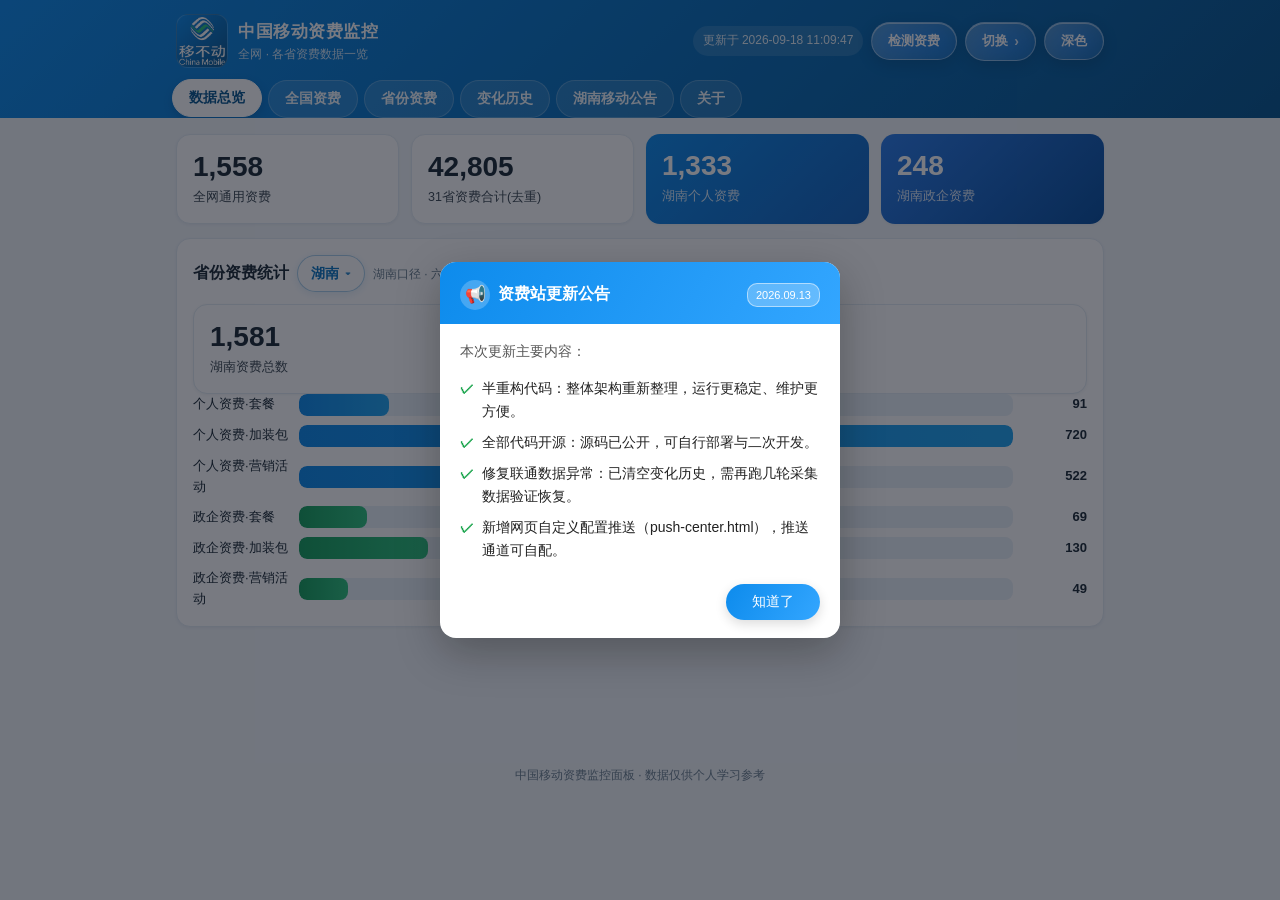
<file: index.html>
<!DOCTYPE html>
<html lang="zh-CN">
<head>
<meta charset="UTF-8">
<meta name="viewport" content="width=device-width, initial-scale=1.0">
<meta http-equiv="Cache-Control" content="no-cache, no-store, must-revalidate">
<meta http-equiv="Pragma" content="no-cache">
<title>中国移动资费监控 · 数据一览</title>
<link rel="stylesheet" href="./style.css?v=20260913d">
  <link rel="icon" href="logo.png" type="image/png">
  <meta name="description" content="中国移动资费监控 · 全网及湖南全省公开资费数据一览，支持实时检索、资费对比与变化历史追踪。">
  <meta property="og:type" content="website">
  <meta property="og:site_name" content="资费监控站">
  <meta property="og:title" content="中国移动资费监控">
  <meta property="og:description" content="中国移动资费监控 · 全网及湖南全省公开资费数据一览，支持实时检索、资费对比与变化历史追踪。">
  <meta property="og:url" content="https://366424afec9c407589865f0c86812eb5.app.workbuddy.host">
  <meta property="og:image" content="https://366424afec9c407589865f0c86812eb5.app.workbuddy.hostlogo.png">
  <meta name="twitter:card" content="summary">
  <meta name="twitter:title" content="中国移动资费监控">
</head>
<body>
<header class="topbar">
  <div class="topbar-inner">
    <div class="brand">
      <span class="brand-logo"><img src="logo.png?v=20260904l" alt="中国移动资费监控"></span>
      <div class="brand-text">
        <div class="brand-name">中国移动资费监控</div>
        <div class="brand-sub">全网 · 各省资费数据一览</div>
      </div>
    </div>
    <div class="topbar-actions">
      <div class="update-time" id="updateTime" title="数据快照更新时间">加载中…</div>
      <button class="glass-btn" id="refreshBtn" title="检测最新快照与历史变化">检测资费</button>
      <button class="glass-btn" id="switchBtn" title="切换运营商站点">切换<span class="arr">›</span></button>
      <button class="glass-btn" id="themeBtn" title="切换深色/浅色模式">深色</button>
    </div>
  </div>
  <nav class="tabs">
    <button class="tab active" data-view="overview">数据总览</button>
    <button class="tab" data-view="quanguo">全国资费</button>
    <button class="tab" data-view="prov">省份资费</button>
    <button class="tab" data-view="history">变化历史</button>
    <button class="tab" data-view="announce">湖南移动公告</button>
    <button class="tab" data-view="about">关于</button>
  </nav>
</header>

<main>
  <!-- 数据总览 -->
  <section id="view-overview" class="view active">
    <div class="stat-grid" id="statGrid">
      <div class="stat-card"><div class="stat-num" id="stTotal">-</div><div class="stat-label">全网通用资费</div></div>
      <div class="stat-card"><div class="stat-num" id="stAllProv">-</div><div class="stat-label" id="stAllProvLabel">31省资费合计(去重)</div></div>
      <div class="stat-card accent"><div class="stat-num" id="stQuanguo">-</div><div class="stat-label" id="stQuanguoLabel">本省个人资费</div></div>
      <div class="stat-card accent2"><div class="stat-num" id="stGq">-</div><div class="stat-label" id="stGqLabel">本省政企资费</div></div>
    </div>
    <div class="panel">
      <h2 class="panel-title">省份资费统计
        <button type="button" class="prov-pick" id="oProvBtn" title="切换省份查看该省资费统计"><span class="prov-name" id="oProvTxt">加载中…</span><span class="prov-caret">▾</span></button>
<select id="oProv" class="sel prov-sel" title="切换省份查看该省资费统计" hidden></select>
        <span class="panel-sub" id="distDesc">六大类分布</span>
      </h2>
      <div class="stat-card"><div class="stat-num" id="opTotal">-</div><div class="stat-label" id="opLabel">本省资费总数</div></div>
      <div class="bars" id="distBars"></div>
    </div>
  </section>

  <!-- 全国资费 -->
  <section id="view-quanguo" class="view">
    <div class="toolbar">
      <div class="sort-bar" id="qSortBar">
        <span class="sort-tit">排序</span>
        <button type="button" class="sort-btn" data-sort="time">最新上架</button>
        <button type="button" class="sort-btn" data-sort="price">按价格</button>
        <button type="button" class="sort-btn" data-sort="zero">零元业务</button>
        <button type="button" class="sort-btn s-dir" data-sort="dir">降序 ↓</button>
      </div>
      
      <button type="button" class="f-pick" data-fpick="qScope" title="搜索范围"><span>全局搜索</span><span class="f-caret">▾</span></button>
      <select id="qScope" class="sel f-sel" title="搜索范围" hidden><option value="all">全局搜索</option><option value="name">仅业务名称</option></select>
      <input type="search" id="qSearch" class="search-box" placeholder="搜索名称/资费标准/说明关键词…">
      <button type="button" class="f-pick" data-fpick="qOwn" title="归属"><span>全部归属</span><span class="f-caret">▾</span></button>
      <select id="qOwn" class="sel f-sel" title="归属" hidden><option value="">全部归属</option><option>个人资费</option><option>政企资费</option></select>
      <button type="button" class="f-pick" data-fpick="qType" title="类型"><span>全部类型</span><span class="f-caret">▾</span></button>
      <select id="qType" class="sel f-sel" title="类型" hidden><option value="">全部类型</option><option>套餐</option><option>加装包</option><option>营销活动</option></select>
      <button class="btn" id="qReload">重新加载</button>
      <span class="count-hint" id="qCount"></span>
    </div>
    <div class="list" id="qList"><div class="loading">加载全国资费数据…</div></div>
    <div class="pager" id="qPager"></div>
  </section>

  <!-- 省份资费（自助切换省份，默认湖南） -->
  <section id="view-prov" class="view">
    <div class="toolbar">
      <div class="sort-bar" id="pSortBar">
        <span class="sort-tit">排序</span>
        <button type="button" class="sort-btn" data-sort="time">最新上架</button>
        <button type="button" class="sort-btn" data-sort="price">按价格</button>
        <button type="button" class="sort-btn" data-sort="zero">零元业务</button>
        <button type="button" class="sort-btn s-dir" data-sort="dir">降序 ↓</button>
      </div>
      <label class="prov-label" for="pProv">省份：</label>
      <button type="button" class="prov-pick" id="pProvBtn" title="自助选择其他省份"><span class="prov-name" id="pProvTxt">加载中…</span><span class="prov-caret">▾</span></button>
<select id="pProv" class="sel prov-sel" title="自助选择其他省份" hidden></select>
      
      <button type="button" class="f-pick" data-fpick="pScope" title="搜索范围"><span>全局搜索</span><span class="f-caret">▾</span></button>
      <select id="pScope" class="sel f-sel" title="搜索范围" hidden><option value="all">全局搜索</option><option value="name">仅业务名称</option></select>
      <input type="search" id="pSearch" class="search-box" placeholder="搜索名称/资费标准/说明关键词…">
      <button type="button" class="f-pick" data-fpick="pOwn" title="归属"><span>全部归属</span><span class="f-caret">▾</span></button>
      <select id="pOwn" class="sel f-sel" title="归属" hidden><option value="">全部归属</option><option>个人资费</option><option>政企资费</option></select>
      <button type="button" class="f-pick" data-fpick="pType" title="类型"><span>全部类型</span><span class="f-caret">▾</span></button>
      <select id="pType" class="sel f-sel" title="类型" hidden><option value="">全部类型</option><option>套餐</option><option>加装包</option><option>营销活动</option></select>
      <button class="btn" id="pReload">重新加载</button>
      <span class="count-hint" id="pCount"></span>
    </div>
    <div class="list" id="pList"><div class="loading">加载省份资费数据…</div></div>
    <div class="pager" id="pPager"></div>
  </section>

  <!-- 变化历史 -->
  <section id="view-history" class="view">
    <div class="panel">
      <h2 class="panel-title">资费变更时间线</h2>
      <div class="toolbar htl">
        <label class="prov-label" for="hProvFilter">省份：</label>
        <button type="button" class="prov-pick" id="hProvFilterBtn" title="按省份筛选变化历史"><span class="prov-name" id="hProvFilterTxt">全部省份</span><span class="prov-caret">▾</span></button>
<select id="hProvFilter" class="sel prov-sel" title="按省份筛选变化历史" hidden></select>
      </div>
      <div id="historyBox"><div class="loading">加载历史记录…</div></div>
    </div>
  </section>

  <!-- 湖南移动公告 -->
  <section id="view-announce" class="view">
    <div class="panel">
      <h2 class="panel-title">湖南移动公告<span class="panel-sub">来源：湖南移动官网公告 · 自动抓取，仅保留最新 15 条</span></h2>
      <div class="announce-sub" id="announceSub"></div>
      <div class="announce-list" id="announceBox"><div class="loading">加载公告…</div></div>
    </div>
  </section>

  <!-- 关于 -->
  <section id="view-about" class="view">
    <div class="panel">
      <h2 class="panel-title">关于本页</h2>
      <div class="about-text">
        <p>本页面展示中国移动「全网资费」及各省（默认湖南）的公开资费资料，数据由自动监控程序定期抓取官网并存入代码仓库，再发布为静态网页。</p>
        <ul>
          <li><b>数据来源：</b>中国移动官网公开资费专区</li>
          <li><b>省份切换：</b>「省份资费」页可自助选择其他省份，默认湖南；变化历史同样按省份标注</li>
          <li><b>更新方式：</b>自动定时抓取比对，有变化即刷新本页</li>
          <li><b>数据口径：</b>以官网「适用地区」「适用范围」字段为准，仅供参考</li>
          <li><b>免责声明：</b>展示内容可能存在延迟或误差，办理业务请以营业厅 / 10086 官方信息为准</li>
        </ul>
      </div>
    </div>
  </section>
</main>

<footer class="foot">中国移动资费监控面板 · 数据仅供个人学习参考</footer>

<!-- 切换运营商弹窗 -->
<div class="modal-mask" id="switchMask">
  <div class="modal-card">
    <div class="modal-head"><span>切换运营商</span><button class="modal-close" id="switchClose" title="关闭">×</button></div>
    <div class="modal-body">
      <div class="switch-list" id="switchList">
        <a class="sw-item sw-m on" href="index.html" title="中国移动官网&监控">移动</a>
        <a class="sw-item sw-u" href="./unicom/" title="中国联通官网&监控">联通</a>
        <a class="sw-item sw-t" href="./telecom/" title="中国电信官网&监控">电信</a>
        <a class="sw-item sw-g" href="./gb/" title="中国广电官网&监控">广电</a>
      </div>
    </div>
  </div>
</div>

<!-- 检测结果弹窗 -->
<div class="modal-mask" id="modalMask">
  <div class="modal-card">
    <div class="modal-head"><span id="modalTitle">检测结果</span><button class="modal-close" id="modalClose" title="关闭">×</button></div>
    <div class="modal-body" id="modalBody"></div>
    <div class="modal-foot"><button class="btn" id="modalOk">知道了</button></div>
  </div>
</div>



<!-- 省份选择弹窗（顶部固定搜索栏 + 可滚动省份网格） -->
<div class="modal-mask" id="provMask">
  <div class="prov-card">
    <div class="prov-head">
      <span class="prov-title">选择省份</span>
      <button class="modal-close" id="provClose" title="关闭">×</button>
    </div>
    <div class="prov-searchbar">
      <span class="prov-search-ico">⌕</span>
      <input type="search" id="provSearch" class="prov-search" placeholder="搜索省份名称，如：湖南、广东…" autocomplete="off">
    </div>
    <div class="prov-gridbox" id="provGrid"></div>
  </div>
</div>

<!-- 通用单选选择弹窗（类型 / 归属 / 搜索范围 / 二级分类） -->
<div class="modal-mask" id="genMask">
  <div class="gen-card">
    <div class="gen-head"><span class="gen-title" id="genTitle">选择</span><button class="modal-close" id="genClose" title="关闭">×</button></div>
    <div class="gen-listbox" id="genList"></div>
  </div>
</div>


<script src="./app.js?v=20260913d"></script>
<script src="./common-extras.js?v=20260913d"></script>

</body>
</html>
</file>
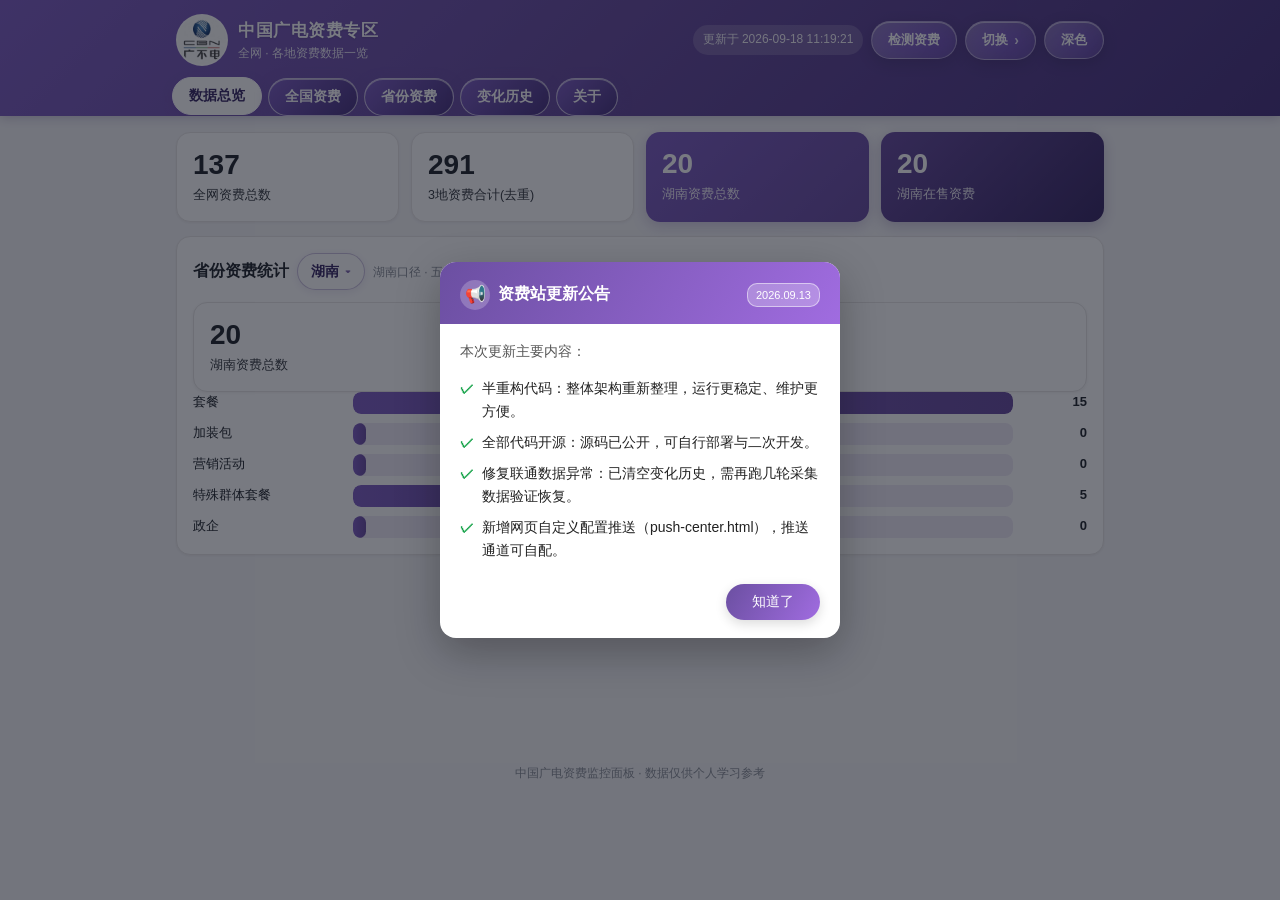
<file: gb/index.html>
<!DOCTYPE html>
<html lang="zh-CN">
<head>
<meta charset="UTF-8">
<meta name="viewport" content="width=device-width, initial-scale=1.0">
<meta http-equiv="Cache-Control" content="no-cache, no-store, must-revalidate">
<meta http-equiv="Pragma" content="no-cache">
<title>中国广电资费专区 · 数据一览</title>
<link rel="stylesheet" href="./style.css?v=20260913d">
  <link rel="icon" type="image/webp" href="gb_logo.webp">
  <meta name="description" content="中国广电资费专区 · 全网及各地公开资费数据一览，支持实时检索、资费对比与变化历史追踪。">
  <meta property="og:type" content="website">
  <meta property="og:site_name" content="资费监控站">
  <meta property="og:title" content="中国广电资费专区">
  <meta property="og:description" content="中国广电资费专区 · 全网及各地公开资费数据一览，支持实时检索、资费对比与变化历史追踪。">
  <meta property="og:url" content="https://woshiyigemanhuajia.github.io/hunan-tariff-site/gb/">
  <meta property="og:image" content="https://woshiyigemanhuajia.github.io/hunan-tariff-site/gb/gb_logo.webp">
  <meta name="twitter:card" content="summary">
  <meta name="twitter:title" content="中国广电资费专区">
</head>
<body>
<header class="topbar">
  <div class="topbar-inner">
    <div class="brand">
      <span class="brand-logo"><img src="gb_logo.webp" alt="中国广电资费专区"></span>
      <div class="brand-text">
        <div class="brand-name">中国广电资费专区</div>
        <div class="brand-sub">全网 · 各地资费数据一览</div>
      </div>
    </div>
    <div class="topbar-actions">
      <div class="update-time" id="updateTime" title="数据快照更新时间">加载中…</div>
      <button class="glass-btn" id="refreshBtn" title="检测最新快照与历史变化">检测资费</button>
      <button class="glass-btn" id="switchBtn" title="切换运营商站点">切换<span class="arr">›</span></button>
      <button class="glass-btn" id="themeBtn" title="切换深色/浅色模式">深色</button>
    </div>
  </div>
  <nav class="tabs">
    <button class="tab active" data-view="overview">数据总览</button>
    <button class="tab" data-view="quanguo">全国资费</button>
    <button class="tab" data-view="prov">省份资费</button>
    <button class="tab" data-view="history">变化历史</button>
    <button class="tab" data-view="about">关于</button>
  </nav>
</header>

<main>
  <!-- 数据总览 -->
  <section id="view-overview" class="view active">
    <div class="stat-grid">
      <div class="stat-card"><div class="stat-num" id="stTotal">-</div><div class="stat-label">全网资费总数</div></div>
      <div class="stat-card"><div class="stat-num" id="stAllProv">-</div><div class="stat-label" id="stAllProvLabel">各地资费合计(去重)</div></div>
      <div class="stat-card accent"><div class="stat-num" id="stQuanguo">-</div><div class="stat-label" id="stQuanguoLabel">本省资费总数</div></div>
      <div class="stat-card accent2"><div class="stat-num" id="stGq">-</div><div class="stat-label" id="stGqLabel">本省在售资费</div></div>
    </div>
    <div class="panel">
      <h2 class="panel-title">省份资费统计
        <button type="button" class="prov-pick" id="oProvBtn" title="切换省份查看该省资费统计"><span class="prov-name" id="oProvTxt">加载中…</span><span class="prov-caret">▾</span></button>
        <select id="oProv" class="sel prov-sel" title="切换省份查看该省资费统计" hidden></select>
        <span class="panel-sub" id="distDesc">五大类分布</span>
      </h2>
      <div class="stat-card"><div class="stat-num" id="opTotal">-</div><div class="stat-label" id="opLabel">本省资费总数</div></div>
      <div class="bars" id="distBars"></div>
    </div>
  </section>

  <!-- 全国资费 -->
  <section id="view-quanguo" class="view">
    <div class="toolbar">
      <div class="sort-bar" id="qSortBar">
        <span class="sort-tit">排序</span>
        <button type="button" class="sort-btn" data-sort="time">最新上架</button>
        <button type="button" class="sort-btn" data-sort="price">按价格</button>
        <button type="button" class="sort-btn" data-sort="zero">零元业务</button>
        <button type="button" class="sort-btn s-dir" data-sort="dir">降序 ↓</button>
      </div>
      
      <button type="button" class="f-pick" data-fpick="qScope" title="搜索范围"><span>全局搜索</span><span class="f-caret">▾</span></button>
      <select id="qScope" class="sel f-sel" title="搜索范围" hidden><option value="all">全局搜索</option><option value="name">仅业务名称</option></select>
      <input type="search" id="qSearch" class="search-box" placeholder="搜索名称/资费标准/说明关键词…">
      <button type="button" class="f-pick" data-fpick="qType" title="类型"><span>全部类型</span><span class="f-caret">▾</span></button>
      <select id="qType" class="sel f-sel" title="类型" hidden><option value="">全部类型</option><option>套餐</option><option>加装包</option><option>营销活动</option><option>特殊群体套餐</option><option>政企</option></select>
      <button type="button" class="f-pick" data-fpick="qSub" title="二级分类"><span>全部二级分类</span><span class="f-caret">▾</span></button>
      <select id="qSub" class="sel f-sel" title="二级分类" hidden><option value="">全部二级分类</option></select>
      <button class="btn" id="qReload">重新加载</button>
      <span class="count-hint" id="qCount"></span>
    </div>
    <div class="list" id="qList"><div class="loading">加载全国资费数据…</div></div>
    <div class="pager" id="qPager"></div>
  </section>

  <!-- 省份资费（自助切换省份，默认湖南） -->
  <section id="view-prov" class="view">
    <div class="toolbar">
      <div class="sort-bar" id="pSortBar">
        <span class="sort-tit">排序</span>
        <button type="button" class="sort-btn" data-sort="time">最新上架</button>
        <button type="button" class="sort-btn" data-sort="price">按价格</button>
        <button type="button" class="sort-btn" data-sort="zero">零元业务</button>
        <button type="button" class="sort-btn s-dir" data-sort="dir">降序 ↓</button>
      </div>
      <label class="prov-label" for="pProvBtn">省份：</label>
      <button type="button" class="prov-pick" id="pProvBtn" title="自助选择其他省份"><span class="prov-name" id="pProvTxt">加载中…</span><span class="prov-caret">▾</span></button>
      <select id="pProv" class="sel prov-sel" title="自助选择其他省份" hidden></select>
      
      <button type="button" class="f-pick" data-fpick="pScope" title="搜索范围"><span>全局搜索</span><span class="f-caret">▾</span></button>
      <select id="pScope" class="sel f-sel" title="搜索范围" hidden><option value="all">全局搜索</option><option value="name">仅业务名称</option></select>
      <input type="search" id="pSearch" class="search-box" placeholder="搜索名称/资费标准/说明关键词…">
      <button type="button" class="f-pick" data-fpick="pType" title="类型"><span>全部类型</span><span class="f-caret">▾</span></button>
      <select id="pType" class="sel f-sel" title="类型" hidden><option value="">全部类型</option><option>套餐</option><option>加装包</option><option>营销活动</option><option>特殊群体套餐</option><option>政企</option></select>
      <button type="button" class="f-pick" data-fpick="pSub" title="二级分类"><span>全部二级分类</span><span class="f-caret">▾</span></button>
      <select id="pSub" class="sel f-sel" title="二级分类" hidden><option value="">全部二级分类</option></select>
      <button class="btn" id="pReload">重新加载</button>
      <span class="count-hint" id="pCount"></span>
    </div>
    <div class="list" id="pList"><div class="loading">加载省份资费数据…</div></div>
    <div class="pager" id="pPager"></div>
  </section>

  <!-- 变化历史 -->
  <section id="view-history" class="view">
    <div class="panel">
      <h2 class="panel-title">资费变更时间线</h2>
      <div class="toolbar htl">
        <label class="prov-label" for="hProvFilterBtn">省份：</label>
        <button type="button" class="prov-pick" id="hProvFilterBtn" title="按省份筛选变化历史"><span class="prov-name" id="hProvFilterTxt">全部省份</span><span class="prov-caret">▾</span></button>
        <select id="hProvFilter" class="sel prov-sel" title="按省份筛选变化历史" hidden></select>
      </div>
      <div id="historyBox"><div class="loading">加载历史记录…</div></div>
    </div>
  </section>

  <!-- 关于 -->
  <section id="view-about" class="view">
    <div class="panel">
      <div class="about-banner"><img src="gb_logo.webp" alt="中国广电"></div>
      <h2 class="panel-title">关于本页</h2>
      <div class="about-text">
        <p>本页面展示中国广电「全网资费」及各地（含湖南、广东、深圳等）的公开资费资料，数据由自动监控程序定期抓取官网并存入代码仓库，再发布为静态网页。</p>
        <ul>
          <li><b>数据来源：</b>中国广电官网公开资费专栏（expensesNotice 公示页）</li>
          <li><b>省份切换：</b>「省份资费」页可自助选择其他地区，默认湖南；变化历史同样按地区标注</li>
          <li><b>更新方式：</b>自动定时抓取比对，有变化即刷新本页</li>
          <li><b>数据口径：</b>以官网「适用对象」「适用地区」字段为准，仅供参考</li>
          <li><b>免责声明：</b>展示内容可能存在延迟或误差，办理业务请以营业厅 / 10099 官方信息为准</li>
        </ul>
      </div>
    </div>
  </section>
</main>

<footer class="foot">中国广电资费监控面板 · 数据仅供个人学习参考</footer>

<!-- 切换运营商弹窗 -->
<div class="modal-mask" id="switchMask">
  <div class="modal-card">
    <div class="modal-head"><span>切换运营商</span><button class="modal-close" id="switchClose" title="关闭">×</button></div>
    <div class="modal-body">
      <div class="switch-list" id="switchList">
        <a class="sw-item sw-m" href="../index.html" title="中国移动官网&监控">移动</a>
        <a class="sw-item sw-u" href="../unicom/" title="中国联通官网&监控">联通</a>
        <a class="sw-item sw-t" href="../telecom/" title="中国电信官网&监控">电信</a>
        <a class="sw-item sw-g on" href="../gb/" title="中国广电官网&监控">广电</a>
      </div>
    </div>
  </div>
</div>

<!-- 检测结果弹窗 -->
<div class="modal-mask" id="modalMask">
  <div class="modal-card">
    <div class="modal-head"><span id="modalTitle">检测结果</span><button class="modal-close" id="modalClose" title="关闭">×</button></div>
    <div class="modal-body" id="modalBody"></div>
    <div class="modal-foot"><button class="btn" id="modalOk">知道了</button></div>
  </div>
</div>

<!-- 省份选择弹窗（顶部固定搜索栏 + 可滚动省份网格） -->
<div class="modal-mask" id="provMask">
  <div class="prov-card">
    <div class="prov-head">
      <span class="prov-title">选择省份</span>
      <button class="modal-close" id="provClose" title="关闭">×</button>
    </div>
    <div class="prov-searchbar">
      <span class="prov-search-ico">⌕</span>
      <input type="search" id="provSearch" class="prov-search" placeholder="搜索省份名称，如：湖南、广东…" autocomplete="off">
    </div>
    <div class="prov-gridbox" id="provGrid"></div>
  </div>
</div>

<!-- 通用单选选择弹窗（类型 / 二级分类 / 搜索范围） -->
<div class="modal-mask" id="genMask">
  <div class="gen-card">
    <div class="gen-head"><span class="gen-title" id="genTitle">选择</span><button class="modal-close" id="genClose" title="关闭">×</button></div>
    <div class="gen-listbox" id="genList"></div>
  </div>
</div>

<script src="./app.js?v=20260913d"></script>
<script src="../common-extras.js?v=20260913d"></script>
</body>
</html>
</file>
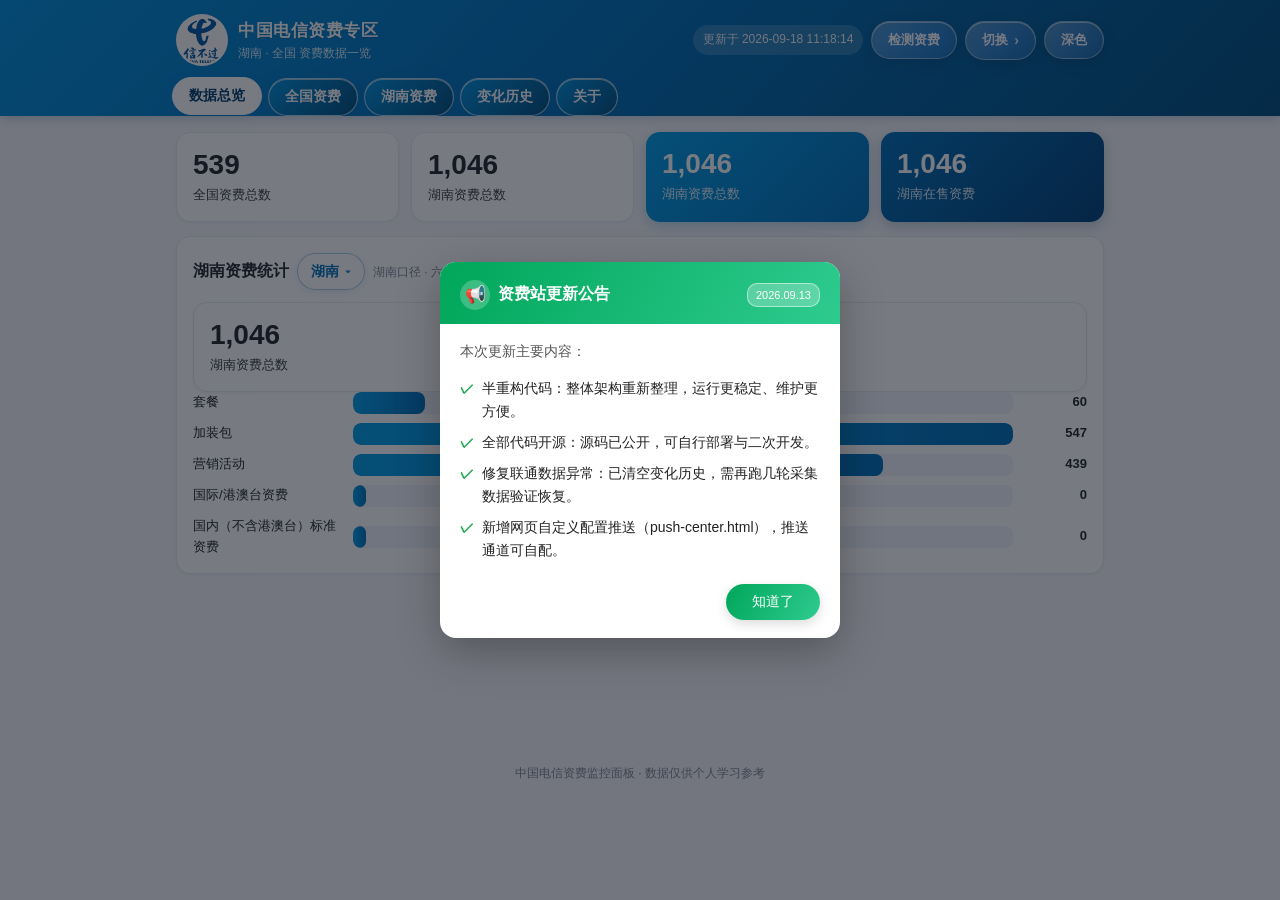
<file: telecom/index.html>
<!DOCTYPE html>
<html lang="zh-CN">
<head>
<meta charset="UTF-8">
<meta name="viewport" content="width=device-width, initial-scale=1.0">
<meta http-equiv="Cache-Control" content="no-cache, no-store, must-revalidate">
<meta http-equiv="Pragma" content="no-cache">
<title>中国电信资费专区 · 数据一览</title>
<link rel="stylesheet" href="./style.css?v=20260913d">
  <link rel="icon" type="image/webp" href="telecom_logo.webp">
  <meta name="description" content="中国电信资费专区 · 湖南及全国公开资费数据一览，支持实时检索、资费对比与变化历史追踪。">
  <meta property="og:type" content="website">
  <meta property="og:site_name" content="资费监控站">
  <meta property="og:title" content="中国电信资费专区">
  <meta property="og:description" content="中国电信资费专区 · 湖南及全国公开资费数据一览，支持实时检索、资费对比与变化历史追踪。">
  <meta property="og:url" content="https://woshiyigemanhuajia.github.io/hunan-tariff-site/telecom/">
  <meta property="og:image" content="https://woshiyigemanhuajia.github.io/hunan-tariff-site/telecom/telecom_logo.webp">
  <meta name="twitter:card" content="summary">
  <meta name="twitter:title" content="中国电信资费专区">
</head>
<body>
<header class="topbar">
  <div class="topbar-inner">
    <div class="brand">
      <span class="brand-logo"><img src="telecom_logo.webp" alt="中国电信资费专区"></span>
      <div class="brand-text">
        <div class="brand-name">中国电信资费专区</div>
        <div class="brand-sub">湖南 · 全国 资费数据一览</div>
      </div>
    </div>
    <div class="topbar-actions">
      <div class="update-time" id="updateTime" title="数据快照更新时间">加载中…</div>
      <button class="glass-btn" id="refreshBtn" title="检测最新快照与历史变化">检测资费</button>
      <button class="glass-btn" id="switchBtn" title="切换运营商站点">切换<span class="arr">›</span></button>
      <button class="glass-btn" id="themeBtn" title="切换深色/浅色模式">深色</button>
    </div>
  </div>
  <nav class="tabs">
    <button class="tab active" data-view="overview">数据总览</button>
    <button class="tab" data-view="quanguo">全国资费</button>
    <button class="tab" data-view="prov">湖南资费</button>
    <button class="tab" data-view="history">变化历史</button>
    <button class="tab" data-view="about">关于</button>
  </nav>
</header>

<main>
  <!-- 数据总览 -->
  <section id="view-overview" class="view active">
    <div class="stat-grid">
      <div class="stat-card"><div class="stat-num" id="stTotal">-</div><div class="stat-label">全国资费总数</div></div>
      <div class="stat-card"><div class="stat-num" id="stAllProv">-</div><div class="stat-label" id="stAllProvLabel">湖南资费总数</div></div>
      <div class="stat-card accent"><div class="stat-num" id="stQuanguo">-</div><div class="stat-label" id="stQuanguoLabel">本省资费总数</div></div>
      <div class="stat-card accent2"><div class="stat-num" id="stGq">-</div><div class="stat-label" id="stGqLabel">本省在售资费</div></div>
    </div>
    <div class="panel">
      <h2 class="panel-title">湖南资费统计
        <button type="button" class="prov-pick" id="oProvBtn" title="切换省份查看该省资费统计"><span class="prov-name" id="oProvTxt">加载中…</span><span class="prov-caret">▾</span></button>
<select id="oProv" class="sel prov-sel" title="切换省份查看该省资费统计" hidden></select>
        <span class="panel-sub" id="distDesc">分类分布</span>
      </h2>
      <div class="stat-card"><div class="stat-num" id="opTotal">-</div><div class="stat-label" id="opLabel">湖南资费总数</div></div>
      <div class="bars" id="distBars"></div>
    </div>
  </section>

  <!-- 全国资费 -->
  <section id="view-quanguo" class="view">
    <div class="toolbar">
      <div class="sort-bar" id="qSortBar">
        <span class="sort-tit">排序</span>
        <button type="button" class="sort-btn" data-sort="time">最新上架</button>
        <button type="button" class="sort-btn" data-sort="price">按价格</button>
        <button type="button" class="sort-btn" data-sort="zero">零元业务</button>
        <button type="button" class="sort-btn s-dir" data-sort="dir">降序 ↓</button>
      </div>
      
      <button type="button" class="f-pick" data-fpick="qScope" title="搜索范围"><span>全局搜索</span><span class="f-caret">▾</span></button>
      <select id="qScope" class="sel f-sel" title="搜索范围" hidden><option value="all">全局搜索</option><option value="name">仅业务名称</option></select>
      <input type="search" id="qSearch" class="search-box" placeholder="搜索名称/资费标准/说明关键词…">
      <button type="button" class="f-pick" data-fpick="qType" title="类型"><span>全部类型</span><span class="f-caret">▾</span></button>
      <select id="qType" class="sel f-sel" title="类型" hidden><option value="">全部类型</option><option>套餐</option><option>加装包</option><option>营销活动</option><option>国际/港澳台资费</option></select>
      <button type="button" class="f-pick" data-fpick="qSub" title="二级分类"><span>全部二级分类</span><span class="f-caret">▾</span></button>
      <select id="qSub" class="sel f-sel" title="二级分类" hidden><option value="">全部二级分类</option></select>
      <button class="btn" id="qReload">重新加载</button>
      <span class="count-hint" id="qCount"></span>
    </div>
    <div class="list" id="qList"><div class="loading">加载全国资费数据…</div></div>
    <div class="pager" id="qPager"></div>
  </section>

  <!-- 湖南资费 -->
  <section id="view-prov" class="view">
    <div class="toolbar">
      <div class="sort-bar" id="pSortBar">
        <span class="sort-tit">排序</span>
        <button type="button" class="sort-btn" data-sort="time">最新上架</button>
        <button type="button" class="sort-btn" data-sort="price">按价格</button>
        <button type="button" class="sort-btn" data-sort="zero">零元业务</button>
        <button type="button" class="sort-btn s-dir" data-sort="dir">降序 ↓</button>
      </div>
      <label class="prov-label" for="pProv">省份：</label>
      <button type="button" class="prov-pick" id="pProvBtn" title="自助选择其他省份"><span class="prov-name" id="pProvTxt">加载中…</span><span class="prov-caret">▾</span></button>
<select id="pProv" class="sel prov-sel" title="自助选择其他省份" hidden></select>
      
      <button type="button" class="f-pick" data-fpick="pScope" title="搜索范围"><span>全局搜索</span><span class="f-caret">▾</span></button>
      <select id="pScope" class="sel f-sel" title="搜索范围" hidden><option value="all">全局搜索</option><option value="name">仅业务名称</option></select>
      <input type="search" id="pSearch" class="search-box" placeholder="搜索名称/资费标准/说明关键词…">
      <button type="button" class="f-pick" data-fpick="pType" title="类型"><span>全部类型</span><span class="f-caret">▾</span></button>
      <select id="pType" class="sel f-sel" title="类型" hidden><option value="">全部类型</option><option>套餐</option><option>加装包</option><option>营销活动</option></select>
      <button type="button" class="f-pick" data-fpick="pSub" title="二级分类"><span>全部二级分类</span><span class="f-caret">▾</span></button>
      <select id="pSub" class="sel f-sel" title="二级分类" hidden><option value="">全部二级分类</option></select>
      <button class="btn" id="pReload">重新加载</button>
      <span class="count-hint" id="pCount"></span>
    </div>
    <div class="list" id="pList"><div class="loading">加载湖南资费数据…</div></div>
    <div class="pager" id="pPager"></div>
  </section>

  <!-- 变化历史 -->
  <section id="view-history" class="view">
    <div class="panel">
      <h2 class="panel-title">资费变更时间线</h2>
      <div class="toolbar htl">
        <label class="prov-label" for="hProvFilter">省份：</label>
        <button type="button" class="prov-pick" id="hProvFilterBtn" title="按省份筛选变化历史"><span class="prov-name" id="hProvFilterTxt">全部省份</span><span class="prov-caret">▾</span></button>
<select id="hProvFilter" class="sel prov-sel" title="按省份筛选变化历史" hidden></select>
      </div>
      <div id="historyBox"><div class="loading">加载历史记录…</div></div>
    </div>
  </section>

  <!-- 关于 -->
  <section id="view-about" class="view">
    <div class="panel">
      <div class="about-banner"><img src="telecom_logo.webp" alt="中国电信"></div>
      <h2 class="panel-title">关于本页</h2>
      <div class="about-text">
        <p>本页面展示中国电信「全国资费」及湖南的公开资费资料，数据由自动监控程序定期抓取官网并存入代码仓库，再发布为静态网页。</p>
        <ul>
          <li><b>数据来源：</b>中国电信官网公开资费专区（rateZone）</li>
          <li><b>省份范围：</b>湖南 + 全国（集团资费公示），默认湖南</li>
          <li><b>更新方式：</b>自动定时抓取比对，有变化即刷新本页</li>
          <li><b>数据口径：</b>以官网「适用对象」「适用地区」字段为准，仅供参考</li>
          <li><b>免责声明：</b>展示内容可能存在延迟或误差，办理业务请以营业厅 / 10000 官方信息为准</li>
        </ul>
      </div>
    </div>
  </section>
</main>

<footer class="foot">中国电信资费监控面板 · 数据仅供个人学习参考</footer>

<!-- 切换运营商弹窗 -->
<div class="modal-mask" id="switchMask">
  <div class="modal-card">
    <div class="modal-head"><span>切换运营商</span><button class="modal-close" id="switchClose" title="关闭">×</button></div>
    <div class="modal-body">
      <div class="switch-list" id="switchList">
        <a class="sw-item sw-m" href="../index.html" title="中国移动官网&监控">移动</a>
        <a class="sw-item sw-u" href="../unicom/" title="中国联通官网&监控">联通</a>
        <a class="sw-item sw-t on" href="../telecom/" title="中国电信官网&监控">电信</a>
        <a class="sw-item sw-g" href="../gb/" title="中国广电官网&监控">广电</a>
      </div>
    </div>
  </div>
</div>

<!-- 检测结果弹窗 -->
<div class="modal-mask" id="modalMask">
  <div class="modal-card">
    <div class="modal-head"><span id="modalTitle">检测结果</span><button class="modal-close" id="modalClose" title="关闭">×</button></div>
    <div class="modal-body" id="modalBody"></div>
    <div class="modal-foot"><button class="btn" id="modalOk">知道了</button></div>
  </div>
</div>



<!-- 省份选择弹窗（顶部固定搜索栏 + 可滚动省份网格） -->
<div class="modal-mask" id="provMask">
  <div class="prov-card">
    <div class="prov-head">
      <span class="prov-title">选择省份</span>
      <button class="modal-close" id="provClose" title="关闭">×</button>
    </div>
    <div class="prov-searchbar">
      <span class="prov-search-ico">⌕</span>
      <input type="search" id="provSearch" class="prov-search" placeholder="搜索省份名称，如：湖南、广东…" autocomplete="off">
    </div>
    <div class="prov-gridbox" id="provGrid"></div>
  </div>
</div>

<!-- 通用单选选择弹窗（类型 / 二级分类 / 搜索范围） -->
<div class="modal-mask" id="genMask">
  <div class="gen-card">
    <div class="gen-head"><span class="gen-title" id="genTitle">选择</span><button class="modal-close" id="genClose" title="关闭">×</button></div>
    <div class="gen-listbox" id="genList"></div>
  </div>
</div>


<script src="./app.js?v=20260913d"></script>
<script src="../common-extras.js?v=20260913d"></script>

</body>
</html>
</file>
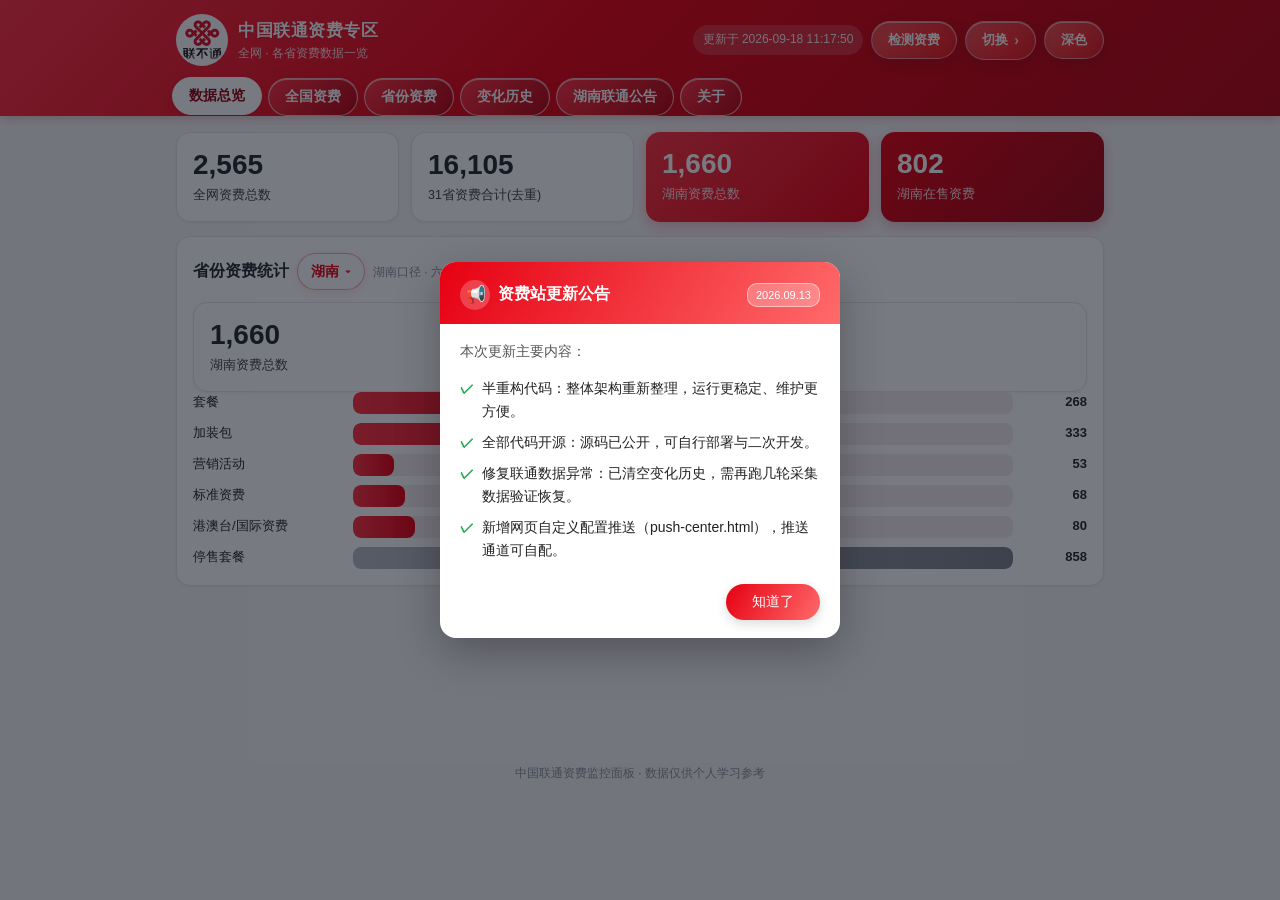
<file: unicom/index.html>
<!DOCTYPE html>
<html lang="zh-CN">
<head>
<meta charset="UTF-8">
<meta name="viewport" content="width=device-width, initial-scale=1.0">
<meta http-equiv="Cache-Control" content="no-cache, no-store, must-revalidate">
<meta http-equiv="Pragma" content="no-cache">
<title>中国联通资费专区 · 数据一览</title>
<link rel="stylesheet" href="./style.css?v=20260913d">
  <link rel="icon" type="image/webp" href="unicom_logo.webp">
  <meta name="description" content="中国联通资费专区 · 全网及各省公开资费数据一览，支持实时检索、资费对比与变化历史追踪。">
  <meta property="og:type" content="website">
  <meta property="og:site_name" content="资费监控站">
  <meta property="og:title" content="中国联通资费专区">
  <meta property="og:description" content="中国联通资费专区 · 全网及各省公开资费数据一览，支持实时检索、资费对比与变化历史追踪。">
  <meta property="og:url" content="https://woshiyigemanhuajia.github.io/hunan-tariff-site/unicom/">
  <meta property="og:image" content="https://woshiyigemanhuajia.github.io/hunan-tariff-site/unicom/unicom_logo.webp">
  <meta name="twitter:card" content="summary">
  <meta name="twitter:title" content="中国联通资费专区">
</head>
<body>
<header class="topbar">
  <div class="topbar-inner">
    <div class="brand">
      <span class="brand-logo"><img src="unicom_logo.webp" alt="中国联通资费专区"></span>
      <div class="brand-text">
        <div class="brand-name">中国联通资费专区</div>
        <div class="brand-sub">全网 · 各省资费数据一览</div>
      </div>
    </div>
    <div class="topbar-actions">
      <div class="update-time" id="updateTime" title="数据快照更新时间">加载中…</div>
      <button class="glass-btn" id="refreshBtn" title="检测最新快照与历史变化">检测资费</button>
      <button class="glass-btn" id="switchBtn" title="切换运营商站点">切换<span class="arr">›</span></button>
      <button class="glass-btn" id="themeBtn" title="切换深色/浅色模式">深色</button>
    </div>
  </div>
  <nav class="tabs">
    <button class="tab active" data-view="overview">数据总览</button>
    <button class="tab" data-view="quanguo">全国资费</button>
    <button class="tab" data-view="prov">省份资费</button>
    <button class="tab" data-view="history">变化历史</button>
    <button class="tab" data-view="announce">湖南联通公告</button>
    <button class="tab" data-view="about">关于</button>
  </nav>
</header>

<main>
  <!-- 数据总览 -->
  <section id="view-overview" class="view active">
    <div class="stat-grid">
      <div class="stat-card"><div class="stat-num" id="stTotal">-</div><div class="stat-label">全网资费总数</div></div>
      <div class="stat-card"><div class="stat-num" id="stAllProv">-</div><div class="stat-label" id="stAllProvLabel">31省资费合计(去重)</div></div>
      <div class="stat-card accent"><div class="stat-num" id="stQuanguo">-</div><div class="stat-label" id="stQuanguoLabel">本省资费总数</div></div>
      <div class="stat-card accent2"><div class="stat-num" id="stGq">-</div><div class="stat-label" id="stGqLabel">本省在售资费</div></div>
    </div>
    <div class="panel">
      <h2 class="panel-title">省份资费统计
        <button type="button" class="prov-pick" id="oProvBtn" title="切换省份查看该省资费统计"><span class="prov-name" id="oProvTxt">加载中…</span><span class="prov-caret">▾</span></button>
<select id="oProv" class="sel prov-sel" title="切换省份查看该省资费统计" hidden></select>
        <span class="panel-sub" id="distDesc">六大类分布</span>
      </h2>
      <div class="stat-card"><div class="stat-num" id="opTotal">-</div><div class="stat-label" id="opLabel">本省资费总数</div></div>
      <div class="bars" id="distBars"></div>
    </div>
  </section>

  <!-- 全国资费 -->
  <section id="view-quanguo" class="view">
    <div class="toolbar">
      <div class="sort-bar" id="qSortBar">
        <span class="sort-tit">排序</span>
        <button type="button" class="sort-btn" data-sort="time">最新上架</button>
        <button type="button" class="sort-btn" data-sort="price">按价格</button>
        <button type="button" class="sort-btn" data-sort="zero">零元业务</button>
        <button type="button" class="sort-btn s-dir" data-sort="dir">降序 ↓</button>
      </div>
      
      <button type="button" class="f-pick" data-fpick="qScope" title="搜索范围"><span>全局搜索</span><span class="f-caret">▾</span></button>
      <select id="qScope" class="sel f-sel" title="搜索范围" hidden><option value="all">全局搜索</option><option value="name">仅业务名称</option></select>
      <input type="search" id="qSearch" class="search-box" placeholder="搜索名称/资费标准/说明关键词…">
      <button type="button" class="f-pick" data-fpick="qType" title="类型"><span>全部类型</span><span class="f-caret">▾</span></button>
      <select id="qType" class="sel f-sel" title="类型" hidden><option value="">全部类型</option><option>套餐</option><option>加装包</option><option>营销活动</option><option>标准资费</option><option>港澳台/国际资费</option></select>
      <button type="button" class="f-pick" data-fpick="qSub" title="二级分类"><span>全部二级分类</span><span class="f-caret">▾</span></button>
      <select id="qSub" class="sel f-sel" title="二级分类" hidden><option value="">全部二级分类</option></select>
      <button class="btn" id="qReload">重新加载</button>
      <span class="count-hint" id="qCount"></span>
    </div>
    <div class="list" id="qList"><div class="loading">加载全国资费数据…</div></div>
    <div class="pager" id="qPager"></div>
  </section>

  <!-- 省份资费（自助切换省份，默认湖南） -->
  <section id="view-prov" class="view">
    <div class="toolbar">
      <div class="sort-bar" id="pSortBar">
        <span class="sort-tit">排序</span>
        <button type="button" class="sort-btn" data-sort="time">最新上架</button>
        <button type="button" class="sort-btn" data-sort="price">按价格</button>
        <button type="button" class="sort-btn" data-sort="zero">零元业务</button>
        <button type="button" class="sort-btn s-dir" data-sort="dir">降序 ↓</button>
      </div>
      <label class="prov-label" for="pProv">省份：</label>
      <button type="button" class="prov-pick" id="pProvBtn" title="自助选择其他省份"><span class="prov-name" id="pProvTxt">加载中…</span><span class="prov-caret">▾</span></button>
<select id="pProv" class="sel prov-sel" title="自助选择其他省份" hidden></select>
      
      <button type="button" class="f-pick" data-fpick="pScope" title="搜索范围"><span>全局搜索</span><span class="f-caret">▾</span></button>
      <select id="pScope" class="sel f-sel" title="搜索范围" hidden><option value="all">全局搜索</option><option value="name">仅业务名称</option></select>
      <input type="search" id="pSearch" class="search-box" placeholder="搜索名称/资费标准/说明关键词…">
      <button type="button" class="f-pick" data-fpick="pType" title="类型"><span>全部类型</span><span class="f-caret">▾</span></button>
      <select id="pType" class="sel f-sel" title="类型" hidden><option value="">全部类型</option><option>套餐</option><option>加装包</option><option>营销活动</option><option>标准资费</option><option>港澳台/国际资费</option></select>
      <button type="button" class="f-pick" data-fpick="pSub" title="二级分类"><span>全部二级分类</span><span class="f-caret">▾</span></button>
      <select id="pSub" class="sel f-sel" title="二级分类" hidden><option value="">全部二级分类</option></select>
      <button class="btn" id="pReload">重新加载</button>
      <span class="count-hint" id="pCount"></span>
    </div>
    <div class="list" id="pList"><div class="loading">加载省份资费数据…</div></div>
    <div class="pager" id="pPager"></div>
  </section>

  <!-- 变化历史 -->
  <section id="view-history" class="view">
    <div class="panel">
      <h2 class="panel-title">资费变更时间线</h2>
      <div class="toolbar htl">
        <label class="prov-label" for="hProvFilter">省份：</label>
        <button type="button" class="prov-pick" id="hProvFilterBtn" title="按省份筛选变化历史"><span class="prov-name" id="hProvFilterTxt">全部省份</span><span class="prov-caret">▾</span></button>
<select id="hProvFilter" class="sel prov-sel" title="按省份筛选变化历史" hidden></select>
      </div>
      <div id="historyBox"><div class="loading">加载历史记录…</div></div>
    </div>
  </section>

  <!-- 湖南联通公告 -->
  <section id="view-announce" class="view">
    <div class="panel">
      <h2 class="panel-title">湖南联通公告<span class="panel-sub">来源：中国联通官网公告 · 自动抓取，仅保留最新 15 条</span></h2>
      <div class="announce-sub" id="announceSub"></div>
      <div class="announce-list" id="announceBox"><div class="loading">加载公告…</div></div>
    </div>
  </section>

  <!-- 关于 -->
  <section id="view-about" class="view">
    <div class="panel">
      <div class="about-banner"><img src="unicom_logo.webp" alt="中国联通"></div>
      <h2 class="panel-title">关于本页</h2>
      <div class="about-text">
        <p>本页面展示中国联通「全国资费」及各省（默认湖南）的公开资费资料，数据由自动监控程序定期抓取官网并存入代码仓库，再发布为静态网页。</p>
        <ul>
          <li><b>数据来源：</b>中国联通官网公开资费专区（zifeizhuanquwt）</li>
          <li><b>省份切换：</b>「省份资费」页可自助选择其他省份，默认湖南；变化历史同样按省份标注</li>
          <li><b>更新方式：</b>自动定时抓取比对，有变化即刷新本页</li>
          <li><b>数据口径：</b>以官网「适用对象」「适用地区」字段为准，仅供参考</li>
          <li><b>免责声明：</b>展示内容可能存在延迟或误差，办理业务请以营业厅 / 10010 官方信息为准</li>
        </ul>
      </div>
    </div>
  </section>
</main>

<footer class="foot">中国联通资费监控面板 · 数据仅供个人学习参考</footer>

<!-- 切换运营商弹窗 -->
<div class="modal-mask" id="switchMask">
  <div class="modal-card">
    <div class="modal-head"><span>切换运营商</span><button class="modal-close" id="switchClose" title="关闭">×</button></div>
    <div class="modal-body">
      <div class="switch-list" id="switchList">
        <a class="sw-item sw-m" href="../index.html" title="中国移动官网&监控">移动</a>
        <a class="sw-item sw-u on" href="../unicom/" title="中国联通官网&监控">联通</a>
        <a class="sw-item sw-t" href="../telecom/" title="中国电信官网&监控">电信</a>
        <a class="sw-item sw-g" href="../gb/" title="中国广电官网&监控">广电</a>
      </div>
    </div>
  </div>
</div>

<!-- 检测结果弹窗 -->
<div class="modal-mask" id="modalMask">
  <div class="modal-card">
    <div class="modal-head"><span id="modalTitle">检测结果</span><button class="modal-close" id="modalClose" title="关闭">×</button></div>
    <div class="modal-body" id="modalBody"></div>
    <div class="modal-foot"><button class="btn" id="modalOk">知道了</button></div>
  </div>
</div>



<!-- 省份选择弹窗（顶部固定搜索栏 + 可滚动省份网格） -->
<div class="modal-mask" id="provMask">
  <div class="prov-card">
    <div class="prov-head">
      <span class="prov-title">选择省份</span>
      <button class="modal-close" id="provClose" title="关闭">×</button>
    </div>
    <div class="prov-searchbar">
      <span class="prov-search-ico">⌕</span>
      <input type="search" id="provSearch" class="prov-search" placeholder="搜索省份名称，如：湖南、广东…" autocomplete="off">
    </div>
    <div class="prov-gridbox" id="provGrid"></div>
  </div>
</div>

<!-- 通用单选选择弹窗（类型 / 二级分类 / 搜索范围） -->
<div class="modal-mask" id="genMask">
  <div class="gen-card">
    <div class="gen-head"><span class="gen-title" id="genTitle">选择</span><button class="modal-close" id="genClose" title="关闭">×</button></div>
    <div class="gen-listbox" id="genList"></div>
  </div>
</div>


<script src="./app.js?v=20260913d"></script>
<script src="../common-extras.js?v=20260913d"></script>

</body>
</html>
</file>
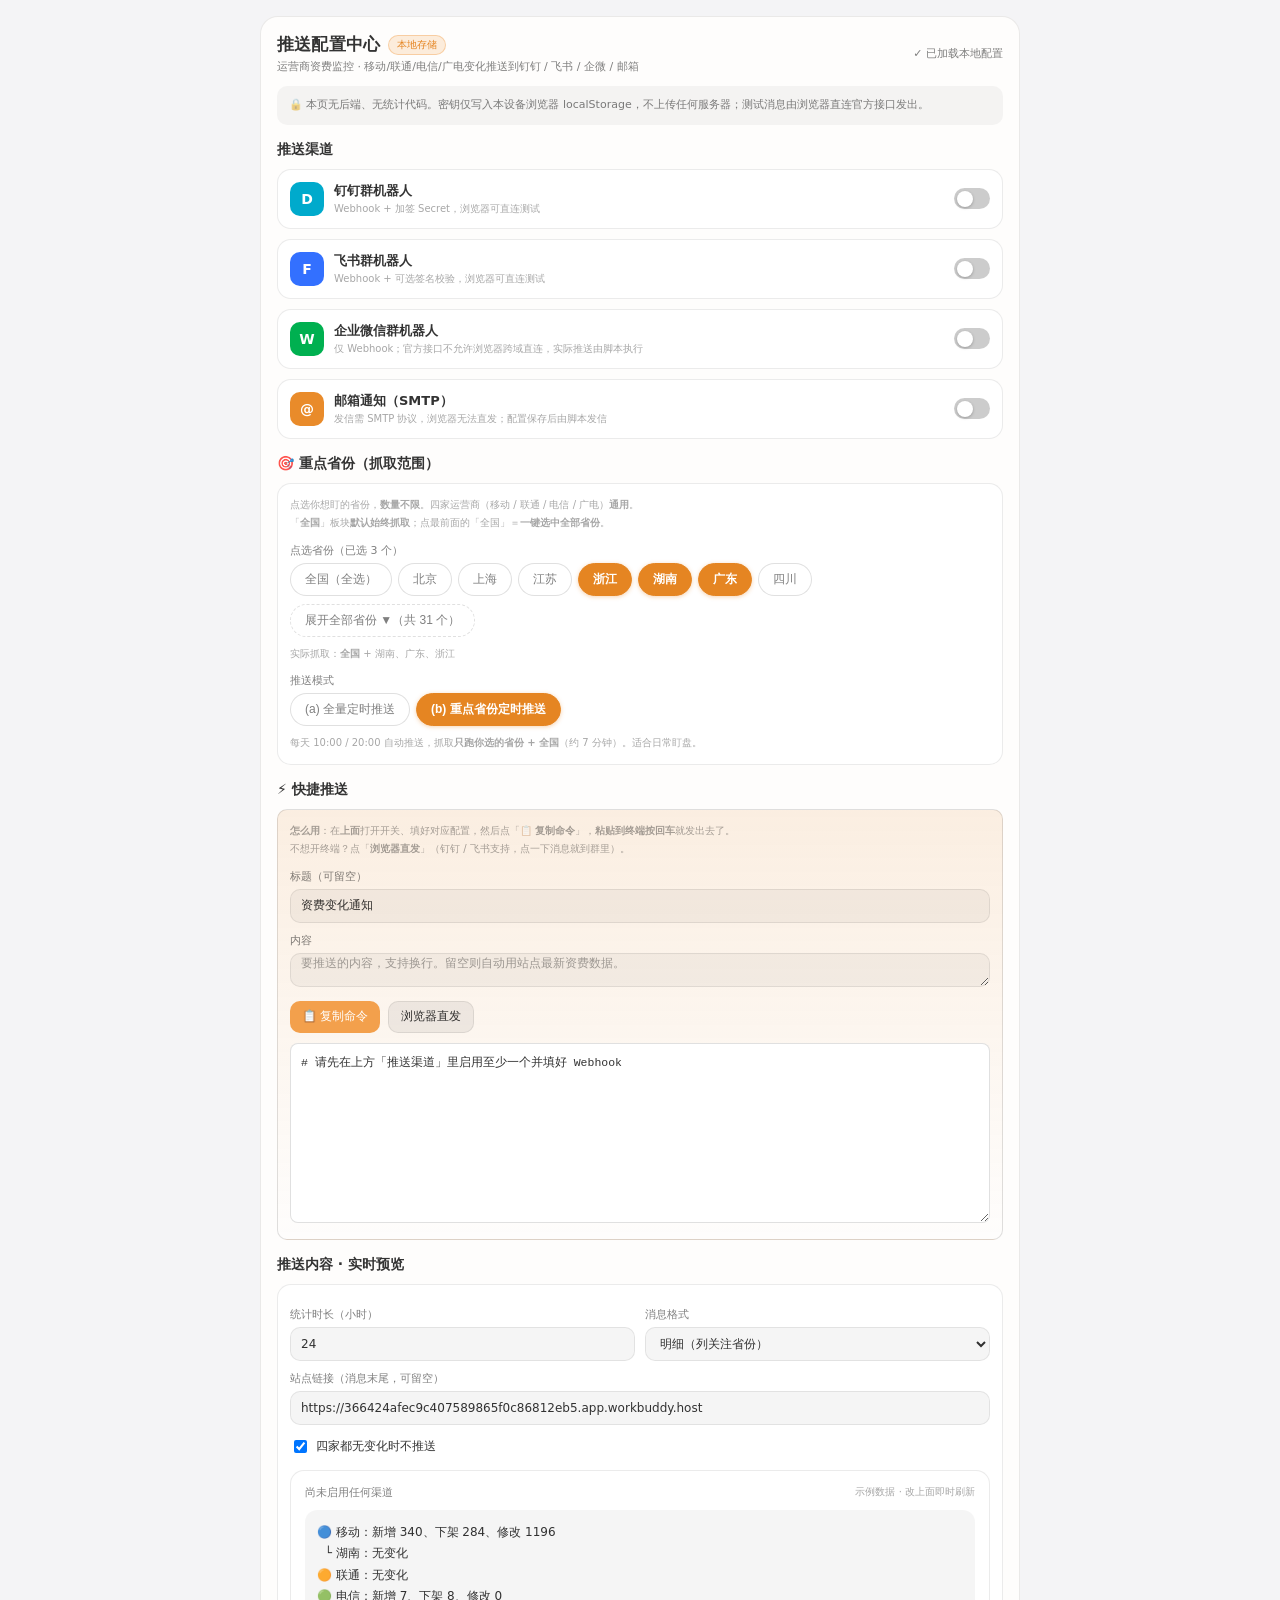
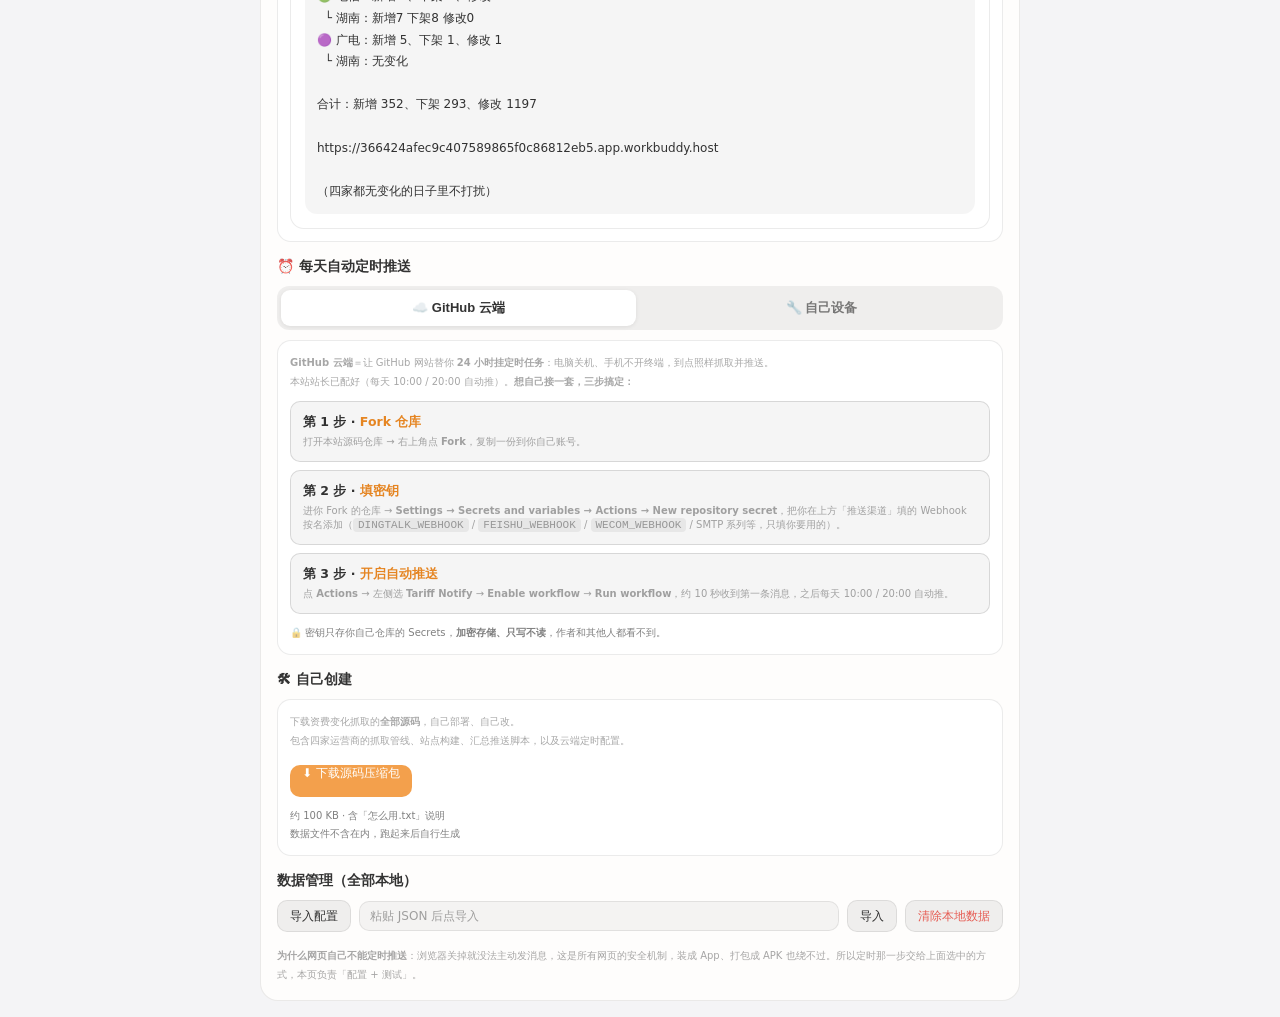
<file: push-center.html>
<!DOCTYPE html>
<html lang="zh-CN"><head>
<meta charset="UTF-8">
<meta name="viewport" content="width=device-width, initial-scale=1.0, viewport-fit=cover">
<meta name="color-scheme" content="light dark"><meta name="theme-color" content="#F3A04C">
<meta name="apple-mobile-web-app-capable" content="yes"><meta name="mobile-web-app-capable" content="yes">
<meta name="apple-mobile-web-app-title" content="推送配置">
<meta name="description" content="运营商资费监控推送配置：钉钉/飞书/企微/邮箱，密钥仅存本地">
<link rel="manifest" href="./manifest.json">
<link rel="apple-touch-icon" href="./icons/apple-touch-icon.png">
<link rel="icon" type="image/png" sizes="32x32" href="./icons/favicon-32.png">
<title>推送配置中心 · 运营商资费监控</title>
<style>
:root{
--primary:#F3A04C;--accent:#E58522;--background:#F4F4F6;--panel-bg:#FEFDFC;--card-bg:#fff;
--tooltip-bg:#454545;--success:#40B43E;--warning:#EBA400;--destructive:#E65C53;
--destructive-hover:#D14B42;--primary-foreground:#fff;--text-primary:rgba(0,0,0,.8);
--text-secondary:rgba(0,0,0,.5);--text-tertiary:rgba(0,0,0,.35);--intensity-0:rgba(0,0,0,0);
--intensity-3:rgba(0,0,0,.03);--intensity-4:rgba(0,0,0,.04);--intensity-6:rgba(0,0,0,.06);
--intensity-8:rgba(0,0,0,.08);--intensity-12:rgba(0,0,0,.12);--intensity-16:rgba(0,0,0,.16);
--intensity-20:rgba(0,0,0,.2);--intensity-35:rgba(0,0,0,.35);--intensity-60:rgba(0,0,0,.6);
--input-shadow:rgba(0,0,0,.08);--bg:#fff;--border:rgba(0,0,0,.12);--accent-4:#E58522;--accent-soft:rgba(229,133,34,.12);--radius-sm:8px;--radius-md:10px;--radius-lg:14px;--radius-xl:18px;
font-family:ui-sans-serif,system-ui,-apple-system,BlinkMacSystemFont,"Segoe UI",sans-serif}
@media (prefers-color-scheme:dark){
:root{
--background:#232324;--panel-bg:#332D28;--card-bg:#2E2E2E;--tooltip-bg:#BABABA;
--primary-foreground:#000;--text-primary:rgba(255,255,255,.8);--text-secondary:rgba(255,255,255,.5);
--text-tertiary:rgba(255,255,255,.35);--intensity-0:rgba(255,255,255,0);
--intensity-3:rgba(255,255,255,.03);--intensity-4:rgba(255,255,255,.04);
--intensity-6:rgba(255,255,255,.06);--intensity-8:rgba(255,255,255,.08);
--intensity-12:rgba(255,255,255,.12);--intensity-16:rgba(255,255,255,.16);
--intensity-20:rgba(255,255,255,.2);--intensity-35:rgba(255,255,255,.35);
--intensity-60:rgba(255,255,255,.6);--input-shadow:rgba(0,0,0,.28);--bg:#2A2A2A;--border:rgba(255,255,255,.14);--accent-4:#F3A04C;--accent-soft:rgba(243,160,76,.18)}}
*{box-sizing:border-box}
button,a,[role=button],select,input[type=range]{cursor:pointer}
button:disabled{cursor:not-allowed;opacity:.55}
body{margin:0;background:var(--background);padding:16px;font-family:ui-sans-serif,system-ui,-apple-system,BlinkMacSystemFont,"Segoe UI",sans-serif}
#app{position:relative;display:block;width:100%;max-width:760px;margin:0 auto;color:var(--text-primary)}
.frame{background:var(--panel-bg);border:.5px solid var(--intensity-8);border-radius:18px;padding:16px}
.hide{display:none!important}
.hrow{display:flex;align-items:center;gap:8px;flex-wrap:wrap}
.title{font-size:17px;font-weight:600;letter-spacing:.2px}
.sub{font-size:11px;color:var(--text-secondary)}
.tiny{font-size:10px;color:var(--text-tertiary)}
.tag{height:20px;padding:0 8px;border-radius:999px;font-size:10px;display:inline-flex;align-items:center;font-weight:500;white-space:nowrap}
.t-ok{background:color-mix(in srgb,var(--success) 16%,transparent);color:var(--success);border:.5px solid color-mix(in srgb,var(--success) 35%,transparent)}
.t-loc{background:color-mix(in srgb,var(--primary) 18%,transparent);color:var(--accent);border:.5px solid color-mix(in srgb,var(--primary) 40%,transparent)}
.t-warn{background:color-mix(in srgb,var(--warning) 18%,transparent);color:var(--warning);border:.5px solid color-mix(in srgb,var(--warning) 40%,transparent)}
.t-err{background:color-mix(in srgb,var(--destructive) 16%,transparent);color:var(--destructive);border:.5px solid color-mix(in srgb,var(--destructive) 35%,transparent)}
.btn{height:32px;padding:0 12px;border-radius:10px;border:.5px solid var(--intensity-8);background:var(--intensity-6);color:var(--text-primary);font-size:12px;font-weight:500;transition:background .15s}
.btn:hover{background:var(--intensity-12)}
.btn.pri{background:var(--primary);color:var(--primary-foreground);border:0}
.btn.pri:hover{background:var(--accent)}
.btn.danger{color:var(--destructive)}
.sec{margin-top:16px}
.sect{font-size:14px;font-weight:600;margin-bottom:10px}
.tabbar{display:flex;gap:8px;margin-bottom:10px;background:var(--intensity-6);padding:4px;border-radius:12px}
.tabbtn{flex:1;height:36px;border:0;border-radius:9px;background:transparent;color:var(--text-secondary);font-size:13px;font-weight:600;transition:background .15s,color .15s}
.tabbtn.on{background:var(--card-bg);color:var(--text-primary);box-shadow:0 1px 4px var(--input-shadow)}
.chcard{background:var(--card-bg);border:.5px solid var(--intensity-8);border-radius:14px;margin-bottom:10px;overflow:hidden}
.chhead{display:flex;align-items:center;gap:10px;padding:12px;cursor:pointer;user-select:none}
.chhead:hover{background:var(--intensity-4)}
.logo{width:34px;height:34px;border-radius:10px;display:flex;align-items:center;justify-content:center;font-size:14px;font-weight:600;color:#fff;flex:none}
.sw{margin-left:auto;width:36px;height:21px;border-radius:999px;background:var(--intensity-20);position:relative;transition:background .15s;flex:none;border:0}
.sw::after{content:"";position:absolute;top:2.5px;left:3px;width:16px;height:16px;border-radius:999px;background:#fff;transition:left .15s;box-shadow:0 1px 3px rgba(0,0,0,.25)}
.sw.on{background:var(--success)}
.sw.on::after{left:17px}
.chbody{padding:0 12px 12px;border-top:.5px solid var(--intensity-6)}
.fld{margin-top:10px}
.fld label{display:block;font-size:11px;font-weight:500;color:var(--text-secondary);margin-bottom:5px}
.inp{width:100%;height:34px;border:.5px solid var(--intensity-8);border-radius:10px;background:var(--intensity-4);color:var(--text-primary);padding:0 10px;font-size:12px;outline:none;font-family:inherit}
.inp:focus{border-color:color-mix(in srgb,var(--primary) 45%,transparent)}
.inp.err{border-color:color-mix(in srgb,var(--destructive) 60%,transparent)}
.inp::placeholder{color:var(--text-tertiary)}
.iwrap{position:relative}
.eyeb{position:absolute;right:6px;top:50%;transform:translateY(-50%);height:24px;padding:0 8px;border:0;background:var(--intensity-6);border-radius:7px;font-size:10px;color:var(--text-secondary)}
.testrow{display:flex;gap:8px;align-items:center;margin-top:12px;flex-wrap:wrap}
.status{font-size:11px;line-height:1.5;min-height:0}
.grid2{display:grid;grid-template-columns:repeat(auto-fit,minmax(200px,1fr));gap:10px}
.prev{background:var(--card-bg);border:.5px solid var(--intensity-8);border-radius:14px;padding:14px}
.bubble{background:var(--intensity-4);border-radius:12px;padding:12px;font-size:12px;line-height:1.8;white-space:pre-wrap;font-variant-numeric:tabular-nums}
.codebox{width:100%;height:180px;border:.5px solid var(--intensity-8);border-radius:10px;background:var(--intensity-4);color:var(--text-primary);padding:10px;font-size:11px;font-family:ui-monospace,Menlo,Consolas,monospace;outline:none;resize:vertical;line-height:1.6}
.toasts{position:fixed;top:10px;right:10px;width:min(300px,calc(100% - 20px));display:flex;flex-direction:column;gap:8px;z-index:60;pointer-events:none}
.toast{pointer-events:auto;width:100%;background:var(--card-bg);border:.5px solid var(--intensity-12);border-left:3px solid var(--primary);border-radius:12px;padding:10px 12px;box-shadow:0 10px 25px var(--input-shadow);animation:tin .25s ease;font-size:12px;line-height:1.5;color:var(--text-primary)}
@keyframes tin{from{transform:translateY(-8px);opacity:0}}
.toast.ok{border-left-color:var(--success)}
.toast.err{border-left-color:var(--destructive)}
.mbg{position:fixed;inset:0;background:rgba(0,0,0,.38);display:flex;align-items:flex-start;justify-content:center;z-index:50;padding:16px;overflow:auto}
.mcard{background:var(--card-bg);border-radius:16px;max-width:460px;width:100%;padding:16px;margin:auto;box-shadow:0 10px 25px var(--input-shadow);color:var(--text-primary)}

.pill{padding:5px 12px;border-radius:999px;border:1px solid var(--border);background:var(--bg);color:var(--text-secondary);font-size:12px;cursor:pointer;white-space:nowrap}
.pill:hover{border-color:var(--text-tertiary)}
.pill.on{background:var(--accent-4);border-color:transparent;color:#fff}

/* ===== 选中态：主色实底 + 白字，深浅色都清晰 ===== */
.pill{
  padding:7px 14px;border-radius:999px;
  border:1px solid var(--border);
  background:var(--bg);
  color:var(--text-secondary);
  font-size:12px;font-weight:500;
  cursor:pointer;white-space:nowrap;
  transition:background .15s,border-color .15s,color .15s;
  -webkit-tap-highlight-color:transparent;
}
.pill:hover{border-color:var(--accent-4);color:var(--text-primary)}
.pill.on{
  background:var(--accent-4);
  border-color:var(--accent-4);
  color:#fff;
  font-weight:600;
  box-shadow:0 1px 4px rgba(229,133,34,.35);
}
@media (prefers-color-scheme:dark){.pill.on{color:#1a1a1a}}

/* 省份选择：中文标签，可换行铺满 */
#fp{gap:6px}
#fp .pill{padding:6px 11px;font-size:12px}

/* 步骤卡 */
.stepw{
  background:var(--intensity-4);
  border:1px solid var(--border);
  border-radius:var(--radius-md);
  padding:12px;
}
.stept{font-size:12.5px;font-weight:600;color:var(--text-primary);margin-bottom:4px}
.stept b{color:var(--accent-4)}

/* 命令框：等宽、可选中、深色模式下不刺眼 */
.codebox{
  width:100%;box-sizing:border-box;
  font-family:ui-monospace,SFMono-Regular,Menlo,Consolas,monospace;
  font-size:11.5px;line-height:1.7;resize:vertical;
  background:var(--bg);color:var(--text-primary);
  border:1px solid var(--border);border-radius:var(--radius-sm);
  padding:10px;
}
textarea.inp{width:100%;box-sizing:border-box;resize:vertical;line-height:1.6}

/* 快捷推送区 */
.quick{
  background:linear-gradient(180deg,var(--accent-soft),transparent);
  border:1px solid var(--border);border-radius:var(--radius-md);padding:12px;
}
.quick textarea{width:100%;box-sizing:border-box;resize:vertical;line-height:1.6}
a{color:var(--accent-4)}
code{
  background:var(--intensity-6);padding:1px 5px;border-radius:4px;font-size:11px;
  font-family:ui-monospace,Menlo,Consolas,monospace;word-break:break-all;
}
@media(max-width:560px){.inp,.sel,textarea{font-size:16px}}
</style>
</head>
<body>
<div id="app">
<div class="frame">
  <div class="hrow" style="justify-content:space-between">
    <div style="min-width:0">
      <div class="hrow"><span class="title">推送配置中心</span><span class="tag t-loc">本地存储</span></div>
      <div class="sub" style="margin-top:3px">运营商资费监控 · 移动/联通/电信/广电变化推送到钉钉 / 飞书 / 企微 / 邮箱</div>
    </div>
    <span class="sub" id="saveState">—</span>
  </div>
  <div class="hrow" style="margin-top:12px;gap:6px;background:var(--intensity-4);border-radius:10px;padding:10px 12px">
    <span class="sub" style="line-height:1.7">🔒 本页无后端、无统计代码。密钥仅写入本设备浏览器 localStorage，不上传任何服务器；测试消息由浏览器直连官方接口发出。</span>
  </div>
  <div class="sec">
    <div class="sect">推送渠道</div>
    <div id="channels"></div>
  </div>
  <div class="sec">
    <div class="sect">🎯 重点省份（抓取范围）</div>
    <div class="chcard" style="padding:12px">
      <div class="tiny" style="line-height:1.85;margin-bottom:10px">
        点选你想盯的省份，<b>数量不限</b>。四家运营商（移动 / 联通 / 电信 / 广电）<b>通用</b>。<br>
        「<b>全国</b>」板块<b>默认始终抓取</b>；点最前面的「全国」＝<b>一键选中全部省份</b>。
      </div>
      <div class="fld">
        <label>点选省份（已选 <span id="fpCount">0</span> 个）</label>
        <div id="fpPick" class="hrow" style="gap:6px;flex-wrap:wrap;margin-bottom:8px"></div>
        <button id="fpMore" class="pill" style="border-style:dashed">展开全部省份 ▼</button>
        <div class="tiny" style="margin-top:8px;line-height:1.8">
          实际抓取：<b>全国</b> + <span id="fpSel">—</span>
        </div>
      </div>
      <div class="fld">
        <label>推送模式</label>
        <div id="nMode" class="hrow" style="gap:6px;flex-wrap:wrap;margin-top:4px"></div>
        <div class="tiny" id="nModeTip" style="margin-top:8px;line-height:1.8"></div>
      </div>
    </div>
  </div>

  <div class="sec">
    <div class="sect">⚡ 快捷推送</div>
    <div class="quick">
      <div class="tiny" style="line-height:1.85;margin-bottom:10px">
        <b>怎么用</b>：在<b>上面</b>打开开关、填好对应配置，然后点「<b>📋 复制命令</b>」，<b>粘贴到终端按回车</b>就发出去了。<br>
        不想开终端？点「<b>浏览器直发</b>」（钉钉 / 飞书支持，点一下消息就到群里）。
      </div>
      <div class="fld"><label>标题（可留空）</label><input id="qTitle" class="inp" placeholder="资费变化通知" value="资费变化通知"></div>
      <div class="fld"><label>内容</label><textarea id="qText" class="inp" rows="4" placeholder="要推送的内容，支持换行。留空则自动用站点最新资费数据。"></textarea></div>
      <div class="hrow" style="margin-top:10px;gap:8px;flex-wrap:wrap">
        <button id="qCopy" class="btn pri">📋 复制命令</button>
        <button id="qSend" class="btn">浏览器直发</button>
        <span class="status" id="qStat" style="flex:1;min-width:120px"></span>
      </div>
      <textarea id="qCmd" class="codebox" rows="5" readonly style="margin-top:10px"></textarea>
    </div>
  </div>
  <div class="sec">
    <div class="sect">推送内容 · 实时预览</div>
    <div class="chcard" style="padding:12px">
      <div class="grid2">
        <div class="fld"><label>统计时长（小时）</label><input id="sinceHours" class="inp" type="number" min="1" max="168" value="24"></div>
        <div class="fld"><label>消息格式</label><select id="pushFmt" class="inp"><option value="detail" selected>明细（列关注省份）</option><option value="digest">汇总（只报总数）</option></select></div>
      </div>
      <div class="fld"><label>站点链接（消息末尾，可留空）</label><input id="siteUrl" class="inp" placeholder="https://..."></div>
      <div class="hrow" style="margin-top:12px;gap:16px">
        <label class="hrow" style="gap:6px;font-size:12px"><input type="checkbox" id="pushSkipEmpty" checked> 四家都无变化时不推送</label>
      </div>
      <div class="prev" style="margin-top:14px">
        <div class="hrow" style="justify-content:space-between;margin-bottom:10px"><span class="sub" id="prevCh">—</span><span class="tiny">示例数据 · 改上面即时刷新</span></div>
        <div class="bubble" id="prevBody">—</div>
      </div>
    </div>
  </div>
  <div class="sec">
    <div class="sect">⏰ 每天自动定时推送</div>
    <div class="tabbar">
      <button id="tabCloud" class="tabbtn on">☁️ GitHub 云端</button>
      <button id="tabDevice" class="tabbtn">🔧 自己设备</button>
    </div>
    <div class="chcard" style="padding:12px" id="panelCloud">
      <div class="tiny" style="line-height:1.9;margin-bottom:10px">
        <b>GitHub 云端</b>＝让 GitHub 网站替你 <b>24 小时挂定时任务</b>：电脑关机、手机不开终端，到点照样抓取并推送。<br>
        本站站长已配好（每天 10:00 / 20:00 自动推）。<b>想自己接一套，三步搞定：</b>
      </div>
      <div class="stepw">
        <div class="stept">第 1 步 · <b>Fork 仓库</b></div>
        <div class="tiny">打开本站源码仓库 → 右上角点 <b>Fork</b>，复制一份到你自己账号。</div>
      </div>
      <div class="stepw" style="margin-top:8px">
        <div class="stept">第 2 步 · <b>填密钥</b></div>
        <div class="tiny">进你 Fork 的仓库 → <b>Settings → Secrets and variables → Actions → New repository secret</b>，把你在上方「推送渠道」填的 Webhook 按名添加（<code>DINGTALK_WEBHOOK</code> / <code>FEISHU_WEBHOOK</code> / <code>WECOM_WEBHOOK</code> / SMTP 系列等，只填你要用的）。</div>
      </div>
      <div class="stepw" style="margin-top:8px">
        <div class="stept">第 3 步 · <b>开启自动推送</b></div>
        <div class="tiny">点 <b>Actions</b> → 左侧选 <b>Tariff Notify</b> → <b>Enable workflow</b> → <b>Run workflow</b>，约 10 秒收到第一条消息，之后每天 10:00 / 20:00 自动推。</div>
      </div>
      <div class="tiny" style="margin-top:10px;line-height:1.8;color:var(--text-secondary)">
        🔒 密钥只存你自己仓库的 Secrets，<b>加密存储、只写不读</b>，作者和其他人都看不到。
      </div>
    </div>
    <div class="chcard" style="padding:12px;display:none" id="panelDevice">
      <div class="tiny" style="line-height:1.9;margin-bottom:12px;color:var(--text-secondary)">
        让你自己的设备到点自动推，<b style="color:var(--text-primary)">总共只复制下面「两条」</b>：<br>
        ① <b>安装命令</b>（粘贴到终端按回车，自动下载脚本+写入你的配置+发一条测试消息）<br>
        ② <b>定时行</b>（先运行 <code>crontab -e</code>，把生成的内容粘进去保存；每天可设 1~4 个推送时间点）
      </div>
      <div class="stepw">
        <div class="stept">第 1 步（必做）· 复制安装命令 → 终端粘贴回车</div>
      </div>
      <button id="dCopy" class="btn pri" style="margin-top:8px">📋 复制「安装」命令</button>
      <textarea id="dCmd" class="codebox" rows="5" readonly style="margin-top:8px"></textarea>
      <div class="stepw" style="margin-top:14px">
        <div class="stept">第 2 步（必做）· 先点下面红按钮复制并运行 <code>crontab -e</code>，再把定时行粘进去保存</div>
      </div>
      <button id="cronECopy" class="btn danger" style="margin-top:8px;width:100%;background:color-mix(in srgb,var(--destructive) 14%,transparent);border:1px solid var(--destructive);color:var(--destructive);font-weight:700">❗ 复制并运行 crontab -e（必须先做这一步）</button>
      <div class="tiny" style="margin-top:6px;line-height:1.7;color:var(--destructive);font-weight:600">⚠ 必须先运行上面这条命令打开定时编辑器，把下面生成的定时行粘进去并保存，定时才会生效；不要跳过。</div>
      <div class="fld" style="margin-top:8px">
        <label>每天推送时间（点 ＋ 添加，最多 4 个）</label>
        <div id="cronTimes"></div>
        <div class="hrow" style="margin-top:8px;gap:8px">
          <button id="cronAdd" class="btn">＋ 添加时间点</button>
          <button id="cronCopy" class="btn pri" style="flex:1">📋 复制定时行</button>
        </div>
      </div>
      <textarea id="cronCmd" class="codebox" rows="6" readonly style="margin-top:8px"></textarea>
      <div class="tiny" style="margin-top:10px;line-height:1.8;color:var(--text-secondary)">
        选定几个时间点，上面就会自动生成对应的几行定时命令。<br>
        <b>OpenWrt 路由器</b>：先 <code>opkg update && opkg install cron</code> 装好定时器（在「系统 → 计划任务」里加同一段也行），再执行上面两步。<br>
        密钥只写在你自己的设备上，<b>不上传任何服务器</b>。「GitHub 云端」和「自己在设备上」二选一即可，两边都配也行。
      </div>
    </div>
  </div>
  <div class="sec">
    <div class="sect">🛠 自己创建</div>
    <div class="chcard" style="padding:12px">
      <div class="tiny" style="line-height:1.9;margin-bottom:12px">
        下载资费变化抓取的<b>全部源码</b>，自己部署、自己改。<br>
        包含四家运营商的抓取管线、站点构建、汇总推送脚本，以及云端定时配置。
      </div>
      <a id="btnDl" class="btn pri" href="tariff-fetch-source.zip" download
         style="display:inline-block;text-decoration:none;text-align:center">
        ⬇ 下载源码压缩包
      </a>
      <div class="tiny" style="margin-top:10px;line-height:1.8;color:var(--text-secondary)">
        约 100 KB · 含「怎么用.txt」说明<br>
        数据文件不含在内，跑起来后自行生成
      </div>
    </div>
  </div>
  <div class="sec">
    <div class="sect">数据管理（全部本地）</div>
    <div class="hrow" style="gap:8px">
      <input id="importFile" type="file" accept=".json" class="hide">
      <button id="importBtn" class="btn">导入配置</button>
      <input id="importText" class="inp" style="flex:1;min-width:130px;height:30px" placeholder='粘贴 JSON 后点导入'>
      <button id="importGo" class="btn">导入</button>
      <button id="wipe" class="btn danger">清除本地数据</button>
    </div>
  </div>
  <div class="tiny" style="margin-top:14px;line-height:1.9">
    <b>为什么网页自己不能定时推送</b>：浏览器关掉就没法主动发消息，这是所有网页的安全机制，装成 App、打包成 APK 也绕不过。所以定时那一步交给上面选中的方式，本页负责「配置 + 测试」。
  </div>
</div>
<div id="toasts" class="toasts"></div>
<div id="modal" class="mbg hide"></div>
</div>
<script>
(function(){
const $=id=>document.getElementById(id);
const LS_KEY='tariffPushCfg.v1';
let storageOK=true;
const CH=[
 {id:'dingtalk',name:'钉钉群机器人',icon:'D',color:'#00AACC',desc:'Webhook + 加签 Secret，浏览器可直连测试',
  fields:[{k:'webhook',label:'Webhook 地址',ph:'https://oapi.dingtalk.com/robot/send?access_token=...',type:'text',req:1},
   {k:'secret',label:'加签 Secret（机器人安全设置选「加签」时填）',ph:'SEC 开头，未启用加签可留空',type:'secret'},
   {k:'keyword',label:'自定义关键词（安全设置选「关键词」时填）',ph:'如：资费，未设置可留空',type:'text'}]},
 {id:'feishu',name:'飞书群机器人',icon:'F',color:'#3370FF',desc:'Webhook + 可选签名校验，浏览器可直连测试',
  fields:[{k:'webhook',label:'Webhook 地址',ph:'https://open.feishu.cn/open-apis/bot/v2/hook/...',type:'text',req:1},
   {k:'secret',label:'签名校验 Secret（未开启可留空）',ph:'开启「签名校验」后填',type:'secret'}]},
 {id:'wecom',name:'企业微信群机器人',icon:'W',color:'#00B050',desc:'仅 Webhook；官方接口不允许浏览器跨域直连，实际推送由脚本执行',
  fields:[{k:'webhook',label:'Webhook 地址',ph:'https://qyapi.weixin.qq.com/cgi-bin/webhook/send?key=...',type:'text',req:1}]},
 {id:'email',name:'邮箱通知（SMTP）',icon:'@',color:'#E98B2A',desc:'发信需 SMTP 协议，浏览器无法直发；配置保存后由脚本发信',
  fields:[{k:'host',label:'SMTP 服务器',ph:'smtp.qq.com / smtp.139.com',type:'text',req:1},
   {k:'port',label:'端口',ph:'465（SSL）或 587（STARTTLS）',type:'text',req:1},
   {k:'user',label:'发件账号',ph:'you@qq.com',type:'text',req:1},
   {k:'pass',label:'授权码 / 密码',ph:'QQ 邮箱用授权码，非登录密码',type:'secret',req:1},
   {k:'to',label:'收件邮箱',ph:'target@example.com',type:'text',req:1}]}
];
const PROV=[['全国','quanguo'],['北京','beijing'],['天津','tianjin'],['河北','hebei'],['山西','shanxi'],['内蒙古','neimenggu'],['辽宁','liaoning'],['吉林','jilin'],['黑龙江','heilongjiang'],['上海','shanghai'],['江苏','jiangsu'],['浙江','zhejiang'],['安徽','anhui'],['福建','fujian'],['江西','jiangxi'],['山东','shandong'],['河南','henan'],['湖北','hubei'],['湖南','hunan'],['广东','guangdong'],['广西','guangxi'],['海南','hainan'],['重庆','chongqing'],['四川','sichuan'],['贵州','guizhou'],['云南','yunnan'],['西藏','xizang'],['陕西','shaanxi'],['甘肃','gansu'],['青海','qinghai'],['宁夏','ningxia'],['新疆','xinjiang']];
const DEF={dingtalk:{enabled:false,webhook:'',secret:'',keyword:''},feishu:{enabled:false,webhook:'',secret:''},wecom:{enabled:false,webhook:''},
 email:{enabled:false,host:'',port:'465',user:'',pass:'',to:''},
 push:{focus:'hunan',siteUrl:'https://366424afec9c407589865f0c86812eb5.app.workbuddy.host',since:'24',fmt:'detail',skipEmpty:true,mode:'local',focusProvs:['hunan','guangdong','zhejiang'],notifyMode:'focus_auto'}};
let cfg=JSON.parse(JSON.stringify(DEF));
function load(){try{const raw=localStorage.getItem(LS_KEY);if(raw){const d=JSON.parse(raw);CH.forEach(function(c){if(d[c.id])Object.assign(cfg[c.id],d[c.id])});if(d.push)Object.assign(cfg.push,d.push)}}catch(e){storageOK=false}}
let saveTimer=null;
function save(){clearTimeout(saveTimer);saveTimer=setTimeout(function(){try{localStorage.setItem(LS_KEY,JSON.stringify(cfg));$('saveState').textContent='✓ 已保存到本设备';storageOK=true}catch(e){storageOK=false;$('saveState').textContent='暂存内存（无法写入本地）'}},300)}
function toast(msg,cls){const box=$('toasts');while(box.children.length>=3)box.removeChild(box.firstChild);const d=document.createElement('div');d.className='toast '+(cls||'');d.textContent=msg;box.appendChild(d);setTimeout(function(){d.style.opacity='0';setTimeout(function(){if(d.parentNode)d.remove()},260)},3600)}
function valid(ch,f){const v=(cfg[ch.id][f.k]||'').trim();if(!f.req)return true;if(!v)return false;if(f.k==='webhook'&&v.indexOf('https://')!==0)return false;if(f.k==='to'||f.k==='user'){if(v.indexOf('@')<1)return false}if(f.k==='port'&&!/^\d+$/.test(v))return false;return true}
/* HMAC-SHA256 → Base64。key=keyStr, msg=msgStr
   ★ 钉钉：key=secret,        msg=ts+"\n"+secret
   ★ 飞书：key=ts+"\n"+secret, msg=""（两者算法不同，不可混用） */
function signHmac(keyStr,msgStr){
 return crypto.subtle.importKey('raw',new TextEncoder().encode(keyStr),{name:'HMAC',hash:'SHA-256'},false,['sign'])
  .then(function(k){return crypto.subtle.sign('HMAC',k,new TextEncoder().encode(msgStr))})
  .then(function(buf){let s='';const u8=new Uint8Array(buf);for(let i=0;i<u8.length;i++)s+=String.fromCharCode(u8[i]);return btoa(s)});
}
function setStat(id,cls,msg){const el=document.querySelector('[data-stat="'+id+'"]');if(!el)return;
 el.className='status '+(cls==='ok'?'':cls==='err'?'':'');
 el.style.color=cls==='ok'?'var(--success)':cls==='err'?'var(--destructive)':cls==='warn'?'var(--warning)':'var(--text-secondary)';
 el.textContent=msg;}
async function testSend(ch){
 const c=cfg[ch.id];const bad=ch.fields.filter(function(f){return f.req&&!valid(ch,f)});
 if(bad.length){bad.forEach(function(f){const el=document.querySelector('[data-fld="'+ch.id+'.'+f.k+'"]');if(el)el.classList.add('err')});setStat(ch.id,'err','请先补全必填项（已标红）');return}
 setStat(ch.id,'run','发送中…');
 if(ch.id==='email'){setStat(ch.id,'ok','✓ 校验通过。SMTP 由脚本发信（浏览器无 SMTP 协议），配置已存本地。');return}
 if(ch.id==='wecom'){setStat(ch.id,'warn','企微接口禁止浏览器跨域，无法在此直连测试。配置已保存，导出给脚本后即可推送。');return}
 const text=buildText(true);
 try{
  let url=c.webhook.trim(),body={},headers={'Content-Type':'application/json'};
  if(ch.id==='dingtalk'){
   if(c.secret.trim()){const ts=String(Date.now());const sign=await signHmac(c.secret.trim(),ts+'\n'+c.secret.trim());url+='&timestamp='+ts+'&sign='+encodeURIComponent(sign)}
   body={msgtype:'text',text:{content:(c.keyword.trim()||'')+text}};
  }else if(ch.id==='feishu'){
   body={msg_type:'text',content:{text:text}};
   if(c.secret.trim()){const ts=String(Math.floor(Date.now()/1000));const sign=await signHmac(ts+'\n'+c.secret.trim(),'');headers={'Content-Type':'application/json','X-Lark-Signature':sign,'X-Lark-Request-Timestamp':ts}}
  }
  let r;try{r=await fetch(url,{method:'POST',headers:headers,body:JSON.stringify(body)})}catch(e){throw new Error('BLOCKED')}
  const j=await r.json().catch(function(){return{}});
  const ok=ch.id==='wecom'?j.errcode===0:(j.errcode===0||j.StatusCode===0||j.code===0||r.ok);
  if(ok)setStat(ch.id,'ok','✓ 已发出，请到群里查收');
  else setStat(ch.id,'err','接口返回：'+(j.errmsg||j.msg||JSON.stringify(j)));
 }catch(e){
  if(String(e.message)==='BLOCKED')setStat(ch.id,'warn','当前环境禁止外部请求（预览沙箱）或接口不许浏览器直连。用浏览器直接打开本页可测钉钉/飞书。');
  else setStat(ch.id,'err','失败：'+e.message);
 }
}
function renderChannels(){
 const box=$('channels');box.innerHTML='';
 CH.forEach(function(ch){
  const card=document.createElement('div');card.className='chcard';const c=cfg[ch.id];
  card.innerHTML='<div class="chhead" data-ch="'+ch.id+'"><div class="logo" style="background:'+ch.color+'">'+ch.icon+'</div><div style="min-width:0;flex:1"><div style="font-size:13px;font-weight:600">'+ch.name+'</div><div class="tiny" style="margin-top:2px">'+ch.desc+'</div></div><button class="sw'+(c.enabled?' on':'')+'" data-sw="'+ch.id+'" aria-label="启用开关"></button></div>'
  +'<div class="chbody" data-body="'+ch.id+'" style="'+(c.enabled?'':'display:none')+'">'
  +ch.fields.map(function(f){const v=c[f.k]||'';return '<div class="fld"><label>'+f.label+(f.req?' <span style="color:var(--destructive)">*</span>':'')+'</label><div class="iwrap"><input class="inp" data-fld="'+ch.id+'.'+f.k+'" data-type="'+f.type+'" type="'+(f.type==='secret'?'password':'text')+'" value="'+String(v).replace(/"/g,'&quot;')+'" placeholder="'+f.ph+'" autocomplete="off">'+(f.type==='secret'?'<button class="eyeb" data-eye="'+ch.id+'.'+f.k+'">显形</button>':'')+'</div></div>'}).join('')
  +'<div class="testrow"><button class="btn pri" data-test="'+ch.id+'">'+(ch.id==='email'?'校验配置':'发送测试')+'</button><span class="status" data-stat="'+ch.id+'" style="flex:1;min-width:120px"></span></div></div>';
  box.appendChild(card);
 });
}
function bindChannels(){
 $('channels').addEventListener('click',function(e){
  const sw=e.target.closest('[data-sw]');
  if(sw){const id=sw.dataset.sw;cfg[id].enabled=!cfg[id].enabled;sw.classList.toggle('on',cfg[id].enabled);document.querySelector('[data-body="'+id+'"]').style.display=cfg[id].enabled?'':'none';save();renderPrev();return}
  const eye=e.target.closest('[data-eye]');
  if(eye){const inp=document.querySelector('[data-fld="'+eye.dataset.eye+'"]');const show=inp.type==='password';inp.type=show?'text':'password';eye.textContent=show?'隐藏':'显形';return}
  const t=e.target.closest('[data-test]');
  if(t){testSend(CH.filter(function(c){return c.id===t.dataset.test})[0]);return}
 });
 $('channels').addEventListener('input',function(e){
  const inp=e.target.closest('[data-fld]');if(!inp)return;
  inp.classList.remove('err');const p=inp.dataset.fld.split('.');cfg[p[0]][p[1]]=inp.value;save();refreshQuick();
 });
}
const SAMPLE=[{k:'移动',c:'🔵',a:340,r:284,m:1196,f:'无变化'},{k:'联通',c:'🟠',a:0,r:0,m:0,f:null},
 {k:'电信',c:'🟢',a:7,r:8,m:0,f:'新增7 下架8 修改0'},{k:'广电',c:'🟣',a:5,r:1,m:1,f:'无变化'}];
function provName(code){for(let i=0;i<PROV.length;i++){if(PROV[i][1]===code)return PROV[i][0]}return code}
function buildText(isTest){
 const p=cfg.push;const focus=provName((p.focus||'hunan').trim().toLowerCase());
 if(isTest){
  return '【资费监控】推送测试 ✓\n渠道连通正常，密钥未离开本设备。\n关注省份：'+focus+'，统计最近 '+(p.since||'24')+' 小时。';
 }
 const ta=SAMPLE.reduce(function(s,x){return s+x.a},0),tr=SAMPLE.reduce(function(s,x){return s+x.r},0),tm=SAMPLE.reduce(function(s,x){return s+x.m},0);
 let body='';
 if(p.fmt==='digest'){
  body='四家合计：新增 '+ta+'、下架 '+tr+'、修改 '+tm;
 }else{
  body=SAMPLE.map(function(x){
   const changed=(x.a||x.r||x.m);
   let line=changed?(x.c+' '+x.k+'：新增 '+x.a+'、下架 '+x.r+'、修改 '+x.m):(x.c+' '+x.k+'：无变化');
   if(x.f)line+='\n  └ '+focus+'：'+x.f;
   return line;
  }).join('\n');
  body+='\n\n合计：新增 '+ta+'、下架 '+tr+'、修改 '+tm;
 }
 if(p.siteUrl&&p.siteUrl.trim())body+='\n\n'+p.siteUrl.trim();
 return body;
}
function renderPrev(){
 const en=CH.filter(function(c){return cfg[c.id].enabled});
 $('prevCh').textContent=en.length?('推送至：'+en.map(function(c){return c.name.replace('群机器人','').replace('通知（SMTP）','(SMTP)')}).join('、')):'尚未启用任何渠道';
 $('prevBody').textContent=buildText(false)+(cfg.push.skipEmpty?'\n\n（四家都无变化的日子里不打扰）':'');
}
function safeCfg(){const c=JSON.parse(JSON.stringify(cfg));CH.forEach(function(ch){ch.fields.forEach(function(f){if(f.type==='secret'&&c[ch.id][f.k])c[ch.id][f.k]='***已隐藏***'})});return c}
function copy(text,okMsg){
 const done=function(){toast(okMsg,'ok')};
 if(navigator.clipboard&&navigator.clipboard.writeText){navigator.clipboard.writeText(text).then(done).catch(function(){fb()})}else fb();
 function fb(){const ta=document.createElement('textarea');ta.value=text;ta.style.position='fixed';ta.style.opacity='0';document.body.appendChild(ta);ta.select();try{document.execCommand('copy');done()}catch(e){toast('复制失败，请手动选择文本','err')}document.body.removeChild(ta)}
}
function envText(){return envPairs().map(function(x){return x[0]+'='+x[1]}).join('\n')}
function secretsList(){
 const L=[];const p=cfg.push;
 if(cfg.dingtalk.enabled){L.push(['DINGTALK_WEBHOOK',cfg.dingtalk.webhook]);if(cfg.dingtalk.secret)L.push(['DINGTALK_SECRET',cfg.dingtalk.secret])}
 if(cfg.feishu.enabled){L.push(['FEISHU_WEBHOOK',cfg.feishu.webhook]);if(cfg.feishu.secret)L.push(['FEISHU_SECRET',cfg.feishu.secret])}
 if(cfg.wecom.enabled){L.push(['WECOM_WEBHOOK',cfg.wecom.webhook])}
 if(cfg.email.enabled){[['SMTP_HOST',cfg.email.host],['SMTP_PORT',cfg.email.port],['SMTP_USER',cfg.email.user],['SMTP_PASS',cfg.email.pass],['MAIL_TO',cfg.email.to]].forEach(function(x){L.push(x)})}
 L.push(['FOCUS_SEC',(fpList().length?fpList().join(','):(p.focus||'hunan'))]);L.push(['SINCE_HOURS',p.since||'24']);
 if(p.siteUrl)L.push(['SITE_URL',p.siteUrl]);
 return L;
}
function openModal(title,html,onReady){
 const m=$('modal');
 m.innerHTML='<div class="mcard"><div style="font-size:14px;font-weight:600;margin-bottom:10px">'+title+'</div>'+html+'</div>';
 m.classList.remove('hide');
 m.onclick=function(e){if(e.target===m)m.classList.add('hide')};
 if(onReady)onReady(m);
}
function importCfg(text){
 try{const d=JSON.parse(text);let n=0;CH.forEach(function(ch){if(d[ch.id]){Object.keys(cfg[ch.id]).forEach(function(k){if(typeof d[ch.id][k]!=='undefined'&&d[ch.id][k]!=='***已隐藏***'){cfg[ch.id][k]=d[ch.id][k];n++}})}});if(d.push)Object.assign(cfg.push,d.push);
  localStorage.setItem(LS_KEY,JSON.stringify(cfg));renderChannels();renderPrev();syncRules();toast('已导入 '+n+' 项配置','ok')}
 catch(e){toast('导入失败：JSON 格式错误','err')}
}
/* ===== 快捷推送 ===== */
function qEnv(){
 const P=envPairs();
 return P.filter(function(x){return /^(DINGTALK|FEISHU|WECOM|SMTP|MAIL)/.test(x[0])});
}
function qCmdText(){
 const t=($('qTitle').value||'资费变化通知').trim();
 const body=($('qText').value||'').trim();
 if(!qEnv().length)return '# 请先在上方「推送渠道」里启用至少一个并填好 Webhook';
 const envs=qEnv().map(function(x){return shq(x[0]+'='+x[1])}).join(' ');
 const base='cd ~/tariff-push 2>/dev/null || (mkdir -p ~/tariff-push && cd ~/tariff-push'
   +' && '+dl('notify.py')+' && '+dl('push_once.py')+'); cd ~/tariff-push';
 if(body){
  return base+' && printf '+shq('%s\n')+' '+envs+' > .env'
   +' && python3 notify.py --title '+shq(t)+' --text '+shq(body);
 }
 return base+' && printf '+shq('%s\n')+' '+envs+' > .env'
  +' && python3 push_once.py';
}
function refreshQuick(){if($('qCmd'))$('qCmd').value=qCmdText()}
$('qCopy').addEventListener('click',function(){refreshQuick();if(!$('qCmd').value.startsWith('#')){copy($('qCmd').value,'已复制，粘贴到终端按回车')}else{$('qStat').textContent='请先启用推送渠道并填好 Webhook';$('qStat').style.color='var(--destructive)'}});

/* ===== 自己在设备上定时（路由器 / 电脑 / NAS）=====
   第一条命令：装脚本 + 写入上方配置 + 发一条测试
   第二条：crontab 定时行，由下方选定的 1~4 个时间点生成 */
function devInstallCmd(){
 if(!qEnv().length)return '# 请先在上方「推送渠道」里启用至少一个并填好 Webhook';
 const envs=envPairs().map(function(x){return shq(x[0]+'='+x[1])}).join(' ');
 const base='cd ~/tariff-push 2>/dev/null || (mkdir -p ~/tariff-push && cd ~/tariff-push'
   +' && '+dl('notify.py')+' && '+dl('push_once.py')+'); cd ~/tariff-push';
 return base+' && printf '+shq('%s\n')+' '+envs+' > .env'
   +' && python3 push_once.py --test';
}
/* ===== 每天推送时间点（最多 4 个，自动生成多行 crontab） ===== */
var cronTimes=['09:00'];
function timeToCron(t){
 const m=String(t||'').match(/^(\d{1,2}):(\d{2})$/);if(!m)return'';
 const h=+m[1],mi=+m[2];if(h>23||mi>59)return'';
 return mi+' '+h+' * * *';
}
function devCronLine(){
 if(!qEnv().length)return '# 请先在上方启用并填好推送渠道';
 const lines=cronTimes.map(function(t){
  const c=timeToCron(t);
  return c?(c+' cd ~/tariff-push && python3 push_once.py >> ~/tariff-push/cron.log 2>&1'):'';
 }).filter(function(x){return x});
 return lines.length?lines.join('\n'):'# 请至少选择一个推送时间';
}
function renderCronTimes(){
 const box=$('cronTimes');box.innerHTML='';
 cronTimes.forEach(function(t,i){
  const row=document.createElement('div');
  row.className='hrow';row.style.marginTop=(i?'6px':'0');row.style.gap='8px';
  const inp=document.createElement('input');
  inp.type='time';inp.className='inp';inp.style.flex='1';inp.value=t;
  inp.addEventListener('input',function(){cronTimes[i]=inp.value||'09:00';refreshDevice()});
  row.appendChild(inp);
  const del=document.createElement('button');
  del.className='btn';del.style.flex='none';del.textContent='✕';
  del.addEventListener('click',function(){
   if(cronTimes.length<=1){toast('至少保留一个时间点','err');return}
   cronTimes.splice(i,1);renderCronTimes();refreshDevice();
  });
  row.appendChild(del);
  box.appendChild(row);
 });
 if($('cronAdd'))$('cronAdd').disabled=cronTimes.length>=4;
 $('cronCopy').textContent='📋 复制定时行'+(cronTimes.length>1?('（'+cronTimes.length+' 个时间点）'):'');
}
function addCronTime(){
 if(cronTimes.length>=4){toast('最多 4 个推送时间点','err');return}
 cronTimes.push('12:00');renderCronTimes();refreshDevice();
}
function refreshDevice(){
 if($('dCmd'))$('dCmd').value=devInstallCmd();
 if($('cronCmd'))$('cronCmd').value=devCronLine();
}
function switchTab(name){
 const cloud=name==='cloud',dev=name==='device';
 $('tabCloud').classList.toggle('on',cloud);
 $('tabDevice').classList.toggle('on',dev);
 $('panelCloud').style.display=cloud?'':'none';
 $('panelDevice').style.display=dev?'':'none';
}
renderCronTimes();
refreshDevice();
$('dCopy').addEventListener('click',function(){refreshDevice();const v=$('dCmd').value;if(v.startsWith('#')){toast('请先启用推送渠道并填好 Webhook','err')}else{copy(v,'已复制，粘贴到终端执行')}});
$('cronCopy').addEventListener('click',function(){refreshDevice();const v=$('cronCmd').value;if(v.startsWith('#')){toast('请先启用推送渠道并填好 Webhook','err')}else{copy(v,'已复制定时行，粘贴到 crontab 里')}});
$('cronECopy').addEventListener('click',function(){copy('crontab -e','已复制 crontab -e，粘贴到终端按回车打开定时编辑器')});
$('cronAdd').addEventListener('click',addCronTime);
$('tabCloud').addEventListener('click',function(){switchTab('cloud')});
$('tabDevice').addEventListener('click',function(){switchTab('device');refreshDevice()});
$('qTitle').addEventListener('input',refreshQuick);
$('qText').addEventListener('input',refreshQuick);
async function qSend(){
 const t=($('qTitle').value||'资费变化通知').trim();
 const body=($('qText').value||'').trim()||'(内容为空，这是直发测试)';
 const on=CH.filter(function(c){return cfg[c.id].enabled&&['dingtalk','feishu'].indexOf(c.id)>=0});
 if(!on.length){$('qStat').textContent='直发仅支持钉钉/飞书，请先启用其中一个';$('qStat').style.color='var(--destructive)';return}
 $('qStat').textContent='发送中…';$('qStat').style.color='var(--text-secondary)';
 const text='【'+t+'】\n'+body;
 let okc=[],errs=[];
 for(const ch of on){
  const c=cfg[ch.id];
  try{
   let url=c.webhook.trim(),body2={},headers={'Content-Type':'application/json'};
   if(ch.id==='dingtalk'){
    if(c.secret.trim()){const ts=String(Date.now());const sg=await signHmac(c.secret.trim(),ts+'\n'+c.secret.trim());url+='&timestamp='+ts+'&sign='+encodeURIComponent(sg)}
    body2={msgtype:'text',text:{content:(c.keyword.trim()||'')+text}};
   }else{
    body2={msg_type:'text',content:{text:text}};
    if(c.secret.trim()){const ts=String(Math.floor(Date.now()/1000));const sg=await signHmac(ts+'\n'+c.secret.trim(),'');headers={'Content-Type':'application/json','X-Lark-Signature':sg,'X-Lark-Request-Timestamp':ts}}
   }
   let r;try{r=await fetch(url,{method:'POST',headers:headers,body:JSON.stringify(body2)})}catch(e){throw new Error('BLOCKED')}
   const j=await r.json().catch(function(){return{}});
   if(j.errcode===0||j.StatusCode===0||j.code===0||r.ok)okc.push(ch.name);
   else errs.push(ch.name+'：'+(j.errmsg||j.msg||'未知错误'));
  }catch(e){
   errs.push(ch.name+'：'+(String(e.message)==='BLOCKED'?'当前环境禁止外部请求，请用「生成命令」走终端':'发送失败'));
  }
 }
 if(okc.length){$('qStat').textContent='✓ 已发给 '+okc.join('、');$('qStat').style.color='var(--success)'}
 else{$('qStat').textContent=errs.join(' | ');$('qStat').style.color='var(--destructive)'}
}
$('qSend').addEventListener('click',qSend);

/* ===== 生成可直接粘贴执行的命令 ===== */
const CDN='https://cdn.jsdelivr.net/gh/zw193020/tariff-monitor-4g@main/scripts/';
const REPO_API='https://api.github.com/repos/zw193020/tariff-monitor-4g/contents/scripts/';
/* CDN 优先（不限速、国内快），失败自动回退 GitHub API */
function dl(name){return '(curl -sS -m 60 -o '+name+' '+CDN+name+' || curl -sS -m 60 -H "Accept: application/vnd.github.raw" -H "User-Agent: pc" -o '+name+' '+REPO_API+name+')'}
function shq(x){return "'"+String(x).replace(/'/g,"'\\''")+"'"}
function envPairs(){
 const L=[];const p=cfg.push;
 if(cfg.dingtalk.enabled){if(cfg.dingtalk.webhook)L.push(['DINGTALK_WEBHOOK',cfg.dingtalk.webhook]);if(cfg.dingtalk.secret)L.push(['DINGTALK_SECRET',cfg.dingtalk.secret]);if(cfg.dingtalk.keyword)L.push(['DINGTALK_KEYWORD',cfg.dingtalk.keyword])}
 if(cfg.feishu.enabled){if(cfg.feishu.webhook)L.push(['FEISHU_WEBHOOK',cfg.feishu.webhook]);if(cfg.feishu.secret)L.push(['FEISHU_SECRET',cfg.feishu.secret])}
 if(cfg.wecom.enabled&&cfg.wecom.webhook){L.push(['WECOM_WEBHOOK',cfg.wecom.webhook])}
 if(cfg.email.enabled){['host','port','user','pass','to'].forEach(function(k){const m={host:'SMTP_HOST',port:'SMTP_PORT',user:'SMTP_USER',pass:'SMTP_PASS',to:'MAIL_TO'};if(cfg.email[k])L.push([m[k],cfg.email[k]])})}
 L.push(['FOCUS_SEC',(fpList().length?fpList().join(','):(p.focus||'hunan'))]);L.push(['SINCE_HOURS',p.since||'24']);
 L.push(['SITE_URL',(p.siteUrl||'https://366424afec9c407589865f0c86812eb5.app.workbuddy.host').trim()]);
 return L;
}
function hasChannel(){return envPairs().some(function(x){return /^(DINGTALK|FEISHU|WECOM|SMTP|MAIL)/.test(x[0])})}
function syncRules(){$('siteUrl').value=cfg.push.siteUrl||'';$('sinceHours').value=cfg.push.since||'24';$('pushFmt').value=cfg.push.fmt;$('pushSkipEmpty').checked=!!cfg.push.skipEmpty}
load();
renderChannels();bindChannels();syncRules();renderPrev();
refreshQuick();
$('saveState').textContent=storageOK?'✓ 已加载本地配置':'暂存内存（无法写入本地）';
$('siteUrl').addEventListener('input',function(){cfg.push.siteUrl=this.value;save();renderPrev()});

/* ===== 重点省份（抓取范围）=====
   数量不限，四家通用。「全国」默认始终抓取；
   面板最前的「全国」按钮＝一键全选所有省份。 */
const NMODES=[
 {k:'full_auto',  t:'(a) 全量定时推送',     tip:'每天 10:00 / 20:00 自动推送，抓取范围为<b>全部省份</b>。联通全量约 70 分钟，因此推送时间需排在抓取之后。'},
 {k:'focus_auto', t:'(b) 重点省份定时推送', tip:'每天 10:00 / 20:00 自动推送，抓取<b>只跑你选的省份 + 全国</b>（约 7 分钟）。适合日常盯盘。'}
];
const FP_COMMON=['quanguo','hunan','guangdong','beijing','shanghai','zhejiang','jiangsu','sichuan'];
let fpExpanded=false;
function fpList(){return (cfg.push.focusProvs||[]).filter(function(c){return c&&c!=='quanguo'})}
function fpNames(){return fpList().map(provName)}
function fpAllCodes(){return PROV.filter(function(x){return x[1]!=='quanguo'}).map(function(x){return x[1]})}
function fpRender(){
 const box=$('fpPick');box.innerHTML='';
 const all=fpAllCodes();
 const isAll=all.length&&all.every(function(c){return fpList().indexOf(c)>=0});
 const bAll=document.createElement('button');
 bAll.className='pill'+(isAll?' on':'');bAll.style.borderStyle='solid';
 bAll.textContent=isAll?'全国 ✓（已全选）':'全国（全选）';
 bAll.onclick=function(){cfg.push.focusProvs=isAll?[]:all.slice();save();fpRender()};
 box.appendChild(bAll);
 PROV.forEach(function(x){
  if(x[1]==='quanguo')return;
  if(!fpExpanded && FP_COMMON.indexOf(x[1])<0 && fpList().indexOf(x[1])<0)return;
  const b=document.createElement('button');
  b.className='pill'+(fpList().indexOf(x[1])>=0?' on':'');
  b.textContent=x[0];b.dataset.fp=x[1];
  b.onclick=function(){const L=fpList();const i=L.indexOf(x[1]);if(i>=0){L.splice(i,1)}else{L.push(x[1])}cfg.push.focusProvs=L;save();fpRender()};
  box.appendChild(b);
 });
 const n=fpList().length;
 $('fpCount').textContent=n;
 $('fpSel').textContent=n?fpNames().join('、'):'（未选，只抓全国）';
 const more=$('fpMore');
 more.textContent=fpExpanded?('收起 ▲'):('展开全部省份 ▼（共 '+all.length+' 个）');
 more.onclick=function(){fpExpanded=!fpExpanded;fpRender()};
 try{renderPrev()}catch(e){}
 try{refreshQuick()}catch(e){}
}
function renderNMode(){
 const box=$('nMode');box.innerHTML='';
 NMODES.forEach(function(m){
  const b=document.createElement('button');
  b.className='pill'+(cfg.push.notifyMode===m.k?' on':'');
  b.textContent=m.t;b.dataset.nm=m.k;
  b.onclick=function(){cfg.push.notifyMode=m.k;save();renderNMode()};
  box.appendChild(b);
 });
 const cur=NMODES.filter(function(m){return m.k===cfg.push.notifyMode})[0];
 $('nModeTip').innerHTML=cur?cur.tip:'';
}
function syncFp(){
 if(!cfg.push.notifyMode)cfg.push.notifyMode='focus_auto';
 if(!Array.isArray(cfg.push.focusProvs))cfg.push.focusProvs=['hunan','guangdong','zhejiang'];
 if(!cfg.push.focusProvs.length&&cfg.push.focus)cfg.push.focusProvs=[cfg.push.focus];
 fpRender();renderNMode();
}
syncFp();
$('sinceHours').addEventListener('input',function(){cfg.push.since=this.value;save();renderPrev()});
$('pushFmt').addEventListener('change',function(){cfg.push.fmt=this.value;save();renderPrev()});
$('pushSkipEmpty').addEventListener('change',function(){cfg.push.skipEmpty=this.checked;save();renderPrev()});
$('wipe').addEventListener('click',function(){cfg=JSON.parse(JSON.stringify(DEF));try{localStorage.removeItem(LS_KEY)}catch(e){}renderChannels();syncRules();renderPrev();$('saveState').textContent='已清除';toast('本地数据已全部清除','ok')});
$('importBtn').addEventListener('click',function(){$('importFile').click()});
$('importFile').addEventListener('change',function(){const f=this.files[0];if(!f)return;const r=new FileReader();r.onload=function(){importCfg(r.result)};r.readAsText(f);this.value=''});
$('importGo').addEventListener('click',function(){if($('importText').value.trim())importCfg($('importText').value)});

/* 离线缓存（无安装引导，装不装由用户在浏览器菜单里决定） */
if('serviceWorker' in navigator){
 window.addEventListener('load',function(){
  navigator.serviceWorker.register('./sw.js').catch(function(){/* 不支持则忽略 */});
 });
}
})();
</script>
</body>
</html>
</file>
<file: style.css>
/* 中国移动资费监控面板 - 移动端优先 */
* { box-sizing: border-box; margin: 0; padding: 0; }
*{-webkit-tap-highlight-color:transparent;}
button,a,.tab,.btn,.glass-btn,.sort-btn{-webkit-tap-highlight-color:transparent;}

:root{
  --blue:#0a75c2; --blue2:#0d8bec; --blue-dark:#07568f;
  --bg:#f2f6fa; --card:#ffffff; --line:#e3ecf3;
  --txt:#1c2b36; --sub:#6a7f8e;
  --green:#17a05e; --red:#d9534f; --amber:#e6a23c;
}
html,body{ background:var(--bg); color:var(--txt);
  font-family:"PingFang SC","Microsoft YaHei","Helvetica Neue",Arial,sans-serif;
  font-size:15px; line-height:1.6; }
.brand-logo{ height:54px; width:auto; border-radius:12px; background:linear-gradient(135deg,#0d8bec,#07568f); overflow:hidden; flex:none;
  display:flex; align-items:center; justify-content:center; border:1px solid rgba(255,255,255,.18);}
.brand-logo img{ height:100%; width:auto; object-fit:contain; display:block;}
.topbar{ background:linear-gradient(135deg,#0d8bec,#07568f); color:#fff; }
.topbar-inner{ max-width:960px;margin:0 auto;padding:14px 16px 0;display:flex;align-items:center;gap:12px;justify-content:space-between;}
.brand{display:flex;align-items:center;gap:10px;}
.brand-name{font-size:17px;font-weight:700;letter-spacing:.5px;}
.brand-sub{font-size:12px;opacity:.82;}
.update-time{font-size:12px;opacity:.9;background:rgba(255,255,255,.14);padding:5px 10px;border-radius:20px;white-space:nowrap;}
.tabs{max-width:960px;margin:0 auto;display:flex;flex-wrap:nowrap;gap:6px;padding:12px 12px 0;overflow-x:auto;-webkit-overflow-scrolling:touch;scrollbar-width:none;}
.tabs::-webkit-scrollbar{display:none;}
.tab{flex:none;background:rgba(255,255,255,.12);border:1px solid rgba(255,255,255,.22);color:rgba(255,255,255,.94);font-size:14px;padding:9px 16px;cursor:pointer;border-radius:22px;font-weight:600;transition:all .18s ease;white-space:nowrap;}
.tab:hover{background:rgba(255,255,255,.26);}
.tab.active{background:#fff;color:var(--blue-dark);font-weight:800;border-color:#fff;box-shadow:0 3px 8px rgba(5,70,130,.30);transform:translateY(-1px);}
main{max-width:960px;margin:0 auto;padding:16px;min-height:70vh;}
.view{display:none;}
.view.active{display:block;animation:fade .22s ease;}
@keyframes fade{from{opacity:0;transform:translateY(4px)}to{opacity:1;transform:none}}
.stat-grid{display:grid;grid-template-columns:repeat(2,1fr);gap:12px;margin-bottom:14px;}
@media(min-width:640px){.stat-grid{grid-template-columns:repeat(4,1fr);}}
.stat-card{background:var(--card);border:1px solid var(--line);border-radius:14px;padding:16px;box-shadow:0 1px 3px rgba(10,50,80,.05);}
.stat-card.accent{background:linear-gradient(135deg,#0d8bec,#1565c0);color:#fff;border:none;}
.stat-card.accent2{background:linear-gradient(135deg,#2b7de9,#094f9e);color:#fff;border:none;}
.stat-num{font-size:28px;font-weight:800;line-height:1.15;display:flex;align-items:baseline;gap:6px;flex-wrap:wrap;}
.diff{font-size:12px;font-weight:700;padding:2px 7px;border-radius:20px;line-height:1.5;white-space:nowrap;}
.diff.up{background:#eafaf1;color:#0f7a45;}
.diff.down{background:#fdeeef;color:#b3383c;}
.stat-label{font-size:12.5px;margin-top:4px;opacity:.85;}
.panel{background:var(--card);border:1px solid var(--line);border-radius:14px;padding:16px;margin-bottom:14px;box-shadow:0 1px 3px rgba(10,50,80,.05);}
.panel-title{font-size:15.5px;font-weight:700;margin-bottom:12px;display:flex;align-items:baseline;gap:8px;}
.panel-sub{font-size:12px;color:var(--sub);font-weight:400;}
.bars{display:flex;flex-direction:column;gap:9px;}
.bar-row{display:grid;grid-template-columns:96px 1fr 64px;align-items:center;gap:10px;font-size:13px;}
.bar-track{background:#e9f1f8;border-radius:8px;height:22px;overflow:hidden;}
.bar-fill{height:100%;background:linear-gradient(90deg,#0d8bec,#20a5f0);border-radius:8px;min-width:0;transition:width .5s ease;}
.bar-fill.alt{background:linear-gradient(90deg,#17a05e,#2ec27e);}
.bar-num{text-align:right;color:var(--txt);font-weight:600;}
.mini-cards{display:grid;grid-template-columns:repeat(2,1fr);gap:10px;}
@media(min-width:640px){.mini-cards{grid-template-columns:repeat(4,1fr);}}
.mini-card{background:#f5f9fd;border:1px solid var(--line);border-radius:10px;padding:12px;}
.mini-card .mn{font-size:22px;font-weight:800;color:var(--blue);}
.mini-card .ml{font-size:12.5px;color:var(--sub);margin-top:2px;}
.toolbar{display:flex;flex-wrap:wrap;gap:8px;align-items:center;margin-bottom:12px;}
.search-box{flex:1 1 220px;padding:9px 12px;border:1px solid var(--line);border-radius:10px;font-size:14px;background:#fff;}
.search-box:focus{outline:2px solid rgba(13,139,236,.35);border-color:var(--blue2);}
.sel{padding:8px 10px;border:1px solid var(--line);border-radius:10px;font-size:14px;background:#fff;color:var(--txt);}
.btn{padding:8px 14px;border:none;border-radius:10px;background:var(--blue);color:#fff;font-size:13.5px;cursor:pointer;}
.btn:active{transform:scale(.97);}
#refreshBtn.busy{opacity:.55;}
.count-hint{font-size:12.5px;color:var(--sub);margin-left:auto;}
.list{display:flex;flex-direction:column;gap:10px;}
.item{background:var(--card);border:1px solid var(--line);border-radius:12px;padding:13px 15px;cursor:pointer;box-shadow:0 1px 2px rgba(10,50,80,.04);}
.item:hover{border-color:var(--blue2);}
.item-head{display:flex;align-items:flex-start;gap:8px;flex-wrap:wrap;}
.item-name{font-weight:700;font-size:14.5px;flex:1 1 auto;}
.tag{flex:none;font-size:11.5px;padding:2px 8px;border-radius:20px;background:#e8f3fc;color:var(--blue-dark);font-weight:600;}
.tag.own-gq{background:#fdeef0;color:#b3383c;}
.tag.type-jz{background:#eafaf1;color:#0f7a45;}
.tag.type-yx{background:#fff6e5;color:#a06b00;}
.item-facts{display:flex;flex-wrap:wrap;gap:6px 14px;font-size:13px;color:var(--sub);margin-top:6px;}
.item-facts b{color:var(--txt);font-weight:600;}
.detail{display:none;margin-top:10px;border-top:1px dashed var(--line);padding-top:10px;}
.detail.open{display:block;}
.detail table,.modal-body table{width:100%;border-collapse:collapse;font-size:13px;}
.detail th,.modal-body th{background:#f2f8fd;text-align:left;padding:6px 10px;width:108px;color:var(--sub);font-weight:600;white-space:nowrap;vertical-align:top;border:1px solid var(--line);}
.detail td,.modal-body td{padding:6px 10px;border:1px solid var(--line);vertical-align:top;word-break:break-all;}
.detail .hl{color:var(--blue-dark);font-weight:600;}
.notes-block{margin-top:10px;border-top:1px dashed var(--line);padding-top:8px;}
.notes-toggle{display:inline-flex;align-items:center;gap:6px;font-size:13px;font-weight:700;color:var(--blue-dark);cursor:pointer;user-select:none;padding:4px 10px;border-radius:8px;background:#eef7fe;border:1px solid #d5ecfb;transition:background .15s ease;}
.notes-toggle:hover{background:#e0f1fd;}
.notes-toggle:active{transform:scale(.97);}
.notes-arrow{width:0;height:0;border-left:5px solid transparent;border-right:5px solid transparent;border-top:6px solid var(--blue-dark);transition:transform .18s ease;opacity:.8;}
.notes-block.open .notes-arrow{transform:rotate(180deg);}
.notes-body{display:none;margin-top:8px;padding:10px 12px;background:#fafcfe;border:1px solid var(--line);border-radius:10px;}
.notes-block.open .notes-body{display:block;}
.note-item{font-size:13px;line-height:1.6;color:var(--txt);margin-bottom:8px;}
.note-item:last-child{margin-bottom:0;}
.note-label{font-weight:700;color:var(--sub);margin-bottom:2px;}
.note-text{word-break:break-all;white-space:pre-wrap;}

.pager{display:flex;align-items:center;justify-content:center;gap:8px;margin-top:14px;flex-wrap:wrap;}
.pager button{padding:6px 12px;border:1px solid var(--line);border-radius:8px;background:#fff;cursor:pointer;font-size:13px;}
.pager button:disabled{opacity:.4;cursor:not-allowed;}
.pager .page-info{font-size:13px;color:var(--sub);}
.loading{color:var(--sub);text-align:center;padding:30px 0;font-size:14px;}
.empty{color:var(--sub);text-align:center;padding:30px 0;font-size:14px;}
.tl{position:relative;padding-left:20px;border-left:2px solid var(--blue2);margin-left:8px;}
.tl-item{position:relative;padding:12px 0 16px;cursor:pointer;}
.tl-item::before{content:"";position:absolute;left:-25px;top:18px;width:10px;height:10px;border-radius:50%;background:var(--blue2);}
.tl-head{display:flex;align-items:center;justify-content:space-between;gap:8px;}
.tl-time{font-size:13px;font-weight:700;color:var(--blue-dark);}
.tl-arrow{flex:none;width:0;height:0;border-left:6px solid transparent;border-right:6px solid transparent;border-top:8px solid var(--blue2);transition:transform .18s ease;margin-right:2px;opacity:.75;}
.tl-item.open .tl-arrow{transform:rotate(180deg);opacity:1;}
.tl-chips{display:flex;gap:8px;margin:6px 0;flex-wrap:wrap;}
.chip{font-size:12px;padding:2px 10px;border-radius:20px;}
.chip.add{background:#eafaf1;color:#0f7a45;}
.chip.del{background:#fdeeef;color:#b3383c;}
.chip.mod{background:#fff6e5;color:#a06b00;}
.tl-body{display:none;font-size:13px;color:var(--sub);margin-top:6px;padding:10px 14px;background:#fafcfe;border:1px solid var(--line);border-radius:10px;}
.tl-item.open .tl-body{display:block;animation:fade .2s ease;}
.tl-sec-title{font-size:12.5px;font-weight:700;color:var(--blue-dark);margin:10px 0 2px;}
.tl-sec{margin-bottom:4px;}
.tl-sec .chip{display:inline-block;margin:2px 0;padding:1px 9px;font-size:12px;}
/* 省份级折叠：点击省标题行展开该省明细 */
.tl-sec-list{display:none;margin-top:8px;}
.tl-item.open .tl-sec-list{display:block;animation:fade .2s ease;}
.tl-sec-entry{border:1px solid var(--line);border-radius:10px;margin-bottom:8px;background:#fafcfe;overflow:hidden;}
.tl-sec-entry:last-child{margin-bottom:0;}
.tl-sec-head{display:flex;align-items:center;gap:8px;padding:8px 12px;cursor:pointer;user-select:none;background:#f2f8fd;}
.tl-sec-head:hover{background:#e6f2fc;}
.tl-sec-head b{font-size:13px;font-weight:700;color:var(--blue-dark);white-space:nowrap;}
.tl-sec-chips{display:flex;gap:6px;flex-wrap:wrap;flex:1;}
.tl-sec-chips .chip{margin:0;padding:1px 9px;font-size:12px;}
.tl-sec-arrow{flex:none;width:0;height:0;border-left:5px solid transparent;border-right:5px solid transparent;border-top:6px solid var(--blue2);transition:transform .18s ease;opacity:.7;}
.tl-sec-entry.open .tl-sec-arrow{transform:rotate(180deg);opacity:1;}
.tl-sec-body{display:none;font-size:13px;color:var(--sub);padding:4px 12px 10px;}
.tl-sec-entry.open .tl-sec-body{display:block;animation:fade .2s ease;}
.tl-names{list-style:none;margin:4px 0 2px;}
.tl-names li{font-size:12.5px;color:var(--txt);margin:3px 0;padding-left:13px;position:relative;word-break:break-all;}
.tl-names li::before{content:"";position:absolute;left:0;top:9px;width:5px;height:5px;border-radius:50%;background:var(--blue2);}
.tl-none{font-size:12px;color:var(--sub);}
.about-text{font-size:14px;color:var(--txt);}
.about-text p{margin-bottom:8px;}
.about-text ul{margin-left:18px;display:flex;flex-direction:column;gap:6px;margin-top:8px;}
.foot{text-align:center;color:var(--sub);font-size:12px;padding:18px 0 26px;}
.topbar-actions{display:flex;align-items:center;gap:8px;}
.refresh-btn{padding:6px 14px;border:1px solid rgba(255,255,255,.9);background:rgba(255,255,255,.16);color:#fff;
  font-size:13px;border-radius:20px;cursor:pointer;white-space:nowrap;backdrop-filter:blur(4px);}
.refresh-btn:active{transform:scale(.96);}
.refresh-btn:disabled{opacity:.6;}
.modal-mask{position:fixed;inset:0;background:rgba(10,20,30,.55);display:none;align-items:center;justify-content:center;z-index:1000;padding:20px;}
.modal-mask.show{display:flex;animation:fade .18s ease;}
.modal-card{background:var(--card);border-radius:16px;max-width:460px;width:100%;box-shadow:0 14px 44px rgba(0,0,0,.28);overflow:hidden;}
.modal-head{display:flex;align-items:center;justify-content:space-between;padding:13px 18px;background:linear-gradient(135deg,#0d8bec,#07568f);color:#fff;}
#modalTitle{font-size:15.5px;font-weight:700;}
.modal-close{flex:none;background:rgba(255,255,255,.2);border:none;color:#fff;width:26px;height:26px;border-radius:50%;font-size:16px;line-height:1;cursor:pointer;margin-left:10px;}
.modal-body{padding:16px 18px;max-height:60vh;overflow:auto;font-size:14px;color:var(--txt);}
.modal-body .res-row{margin:3px 0;}
.modal-body .res-row.sub{color:var(--sub);font-size:12.5px;margin-top:8px;}
.modal-body .res-row.ok{font-weight:700;color:var(--green);}
.modal-body .res-hsev{margin:9px 0;border:1px solid var(--line);border-radius:10px;padding:10px;background:#f7fbfe;}
.modal-body .res-hsev .res-row{margin:4px 0;}
.modal-foot{padding:12px 18px;text-align:right;border-top:1px solid var(--line);}
@media(max-width:480px){
  .stat-num{font-size:23px;}
  .brand-name{font-size:15px;}
  .update-time{display:none;}
}

/* 省份自助选择（省份资费 / 变化历史筛选） */
.prov-label{font-size:14px;color:var(--sub);font-weight:600;white-space:nowrap;}
.prov-sel{min-width:110px;cursor:pointer;}
.toolbar.htl{margin-bottom:8px;}

/* 液态玻璃按钮 */
.glass-btn{display:inline-flex;align-items:center;gap:6px;
  border:1px solid rgba(255,255,255,.4);
  background:linear-gradient(135deg,rgba(255,255,255,.30),rgba(255,255,255,.08));
  backdrop-filter:blur(14px) saturate(160%);
  -webkit-backdrop-filter:blur(14px) saturate(160%);
  color:#fff;font-size:13px;font-weight:600;padding:8px 16px;border-radius:22px;cursor:pointer;
  box-shadow:0 4px 16px rgba(0,0,0,.14),inset 0 1px 0 rgba(255,255,255,.5);
  text-decoration:none;white-space:nowrap;transition:all .18s ease;line-height:1.5;}
.glass-btn:hover{background:linear-gradient(135deg,rgba(255,255,255,.46),rgba(255,255,255,.18));
  transform:translateY(-1px);box-shadow:0 6px 20px rgba(0,0,0,.2),inset 0 1px 0 rgba(255,255,255,.6);}
.glass-btn:active{transform:scale(.96);}
.glass-btn .arr{font-size:14px;opacity:.85;transition:transform .18s ease;}
.glass-btn:hover .arr{transform:translateX(3px);}
@media(max-width:480px){.glass-btn{padding:7px 12px;font-size:12.5px;}}

/* 排序条（液态玻璃风格，与检测资费按钮一致，品牌蓝实底） */
.sort-bar{flex:1 1 100%;display:flex;gap:6px;align-items:center;flex-wrap:wrap;
  padding:6px 8px;border-radius:18px;
  border:1px solid rgba(5,80,140,.35);
  background:rgba(255,255,255,.62);
  backdrop-filter:blur(12px) saturate(160%);-webkit-backdrop-filter:blur(12px) saturate(160%);
  box-shadow:inset 0 1px 0 rgba(255,255,255,.9),0 2px 10px rgba(5,80,140,.10);}
.sort-tit{font-size:12.5px;color:var(--blue-dark);font-weight:700;padding:0 2px;white-space:nowrap;}
.sort-btn{flex:none;display:inline-flex;align-items:center;gap:4px;
  border:1px solid rgba(5,80,140,.18);
  background:rgba(255,255,255,.62);
  color:var(--blue-dark);font-size:12.5px;font-weight:600;padding:5px 13px;border-radius:22px;cursor:pointer;
  box-shadow:inset 0 1px 0 rgba(255,255,255,.9);transition:all .18s ease;white-space:nowrap;line-height:1.5;}
.sort-btn:hover{background:#fff;transform:translateY(-1px);}
.sort-btn:active{transform:scale(.95);}
.sort-btn.active{
  border-color:rgba(255,255,255,.65);
  background:linear-gradient(135deg,#0d8bec,#07568f);
  color:#fff;font-weight:800;
  box-shadow:0 3px 10px rgba(5,80,140,.35);transform:translateY(-1px);}
.sort-btn.s-dir{min-width:58px;justify-content:center;
  border:1px solid rgba(255,255,255,.65);
  background:linear-gradient(135deg,#0d8bec,#07568f);
  color:#fff;font-weight:700;
  box-shadow:0 3px 10px rgba(5,80,140,.30),inset 0 1px 0 rgba(255,255,255,.45);}

/* v20260905a 修改业务明细 + 检测按钮频率限制 */
.tl-names li a.tl-mod{color:var(--blue2);font-weight:600;cursor:pointer;border-bottom:1px dashed currentColor;text-decoration:none;}
.tl-names li a.tl-mod:hover{color:var(--blue-dark);}
.mod-badge{display:inline-block;margin-left:6px;font-size:11px;color:var(--blue2);background:#eaf4fe;border:1px solid var(--line);padding:0 6px;border-radius:10px;vertical-align:middle;}
.mod-diff{display:flex;flex-direction:column;gap:8px;margin-top:8px;padding-right:2px;max-height:40vh;overflow:auto;}
.mod-row{border:1px solid var(--line);border-radius:10px;padding:8px 10px;background:#f7fbfe;}
.mod-f{font-size:12.5px;font-weight:700;color:var(--blue-dark);margin-bottom:4px;}
.mod-v{display:flex;flex-direction:column;gap:5px;font-size:12.5px;line-height:1.6;}
.mod-old,.mod-new{display:block;width:100%;white-space:normal;word-break:break-all;border-radius:6px;padding:5px 8px;}
.mod-old{color:var(--sub);background:#fdeeef;}
.mod-new{color:var(--txt);background:#eafaf1;font-weight:600;}
.modal-mask.warn{opacity:.75;}

/* 切换运营商弹窗（移动/联通/电信导航） */
#switchMask.modal-mask{background:rgba(10,20,30,.25);}
#switchMask .modal-card{opacity:.9;max-width:320px;}
#switchMask.show{animation:none;}
.switch-list{display:flex;flex-direction:column;gap:10px;padding:4px 0;}
.sw-item{display:flex;align-items:center;gap:10px;text-decoration:none;color:var(--txt);
  border:1px solid var(--line);border-radius:14px;padding:13px 14px;font-size:15px;font-weight:700;
  background:#fff;transition:all .16s ease;box-shadow:0 2px 8px rgba(0,0,0,.05);}
.sw-item.sw-m{background:linear-gradient(135deg,#33a6ff,#0d8bec);border-color:#0d8bec;color:#fff;}
.sw-item.sw-u{background:linear-gradient(135deg,#ff6a6a,#e60012);border-color:#e60012;color:#fff;}
.sw-item.sw-t{background:linear-gradient(135deg,#2ecb8f,#00a65a);border-color:#00a65a;color:#fff;}
.sw-item:hover{border-color:var(--blue2,#0d8bec);transform:translateX(3px);}
.sw-item.sw-m:hover{border-color:#5cbaff;background:linear-gradient(135deg,#47b2ff,#1b96f2);}
.sw-item.sw-u:hover{border-color:#ff9494;background:linear-gradient(135deg,#ff8383,#f71e1e);}
.sw-item.sw-t:hover{border-color:#57efb3;background:linear-gradient(135deg,#46e0a6,#0fb872);}
.sw-item.sw-g{background:linear-gradient(135deg,#a06ce0,#6b4fa1);border-color:#6b4fa1;color:#fff;}
.sw-item.sw-g:hover{border-color:#c39df0;background:linear-gradient(135deg,#b584ed,#7d5fb8);}
.sw-item.on{box-shadow:0 0 0 2px #fff inset,0 6px 18px rgba(12,42,80,.28);transform:translateX(3px);}
@media(max-width:480px){.sw-item{font-size:13.5px;padding:10px 12px;}}

/* ===== 历史变化：分类色块强化 ===== */
.chip.add{background:#16a34a;color:#fff;}
.chip.del{background:#e11d48;color:#fff;}
.chip.mod{background:#2563eb;color:#fff;}
.tl-names li.tl-k{display:flex;align-items:flex-start;justify-content:space-between;gap:8px;margin:6px 0;padding:8px 10px;border-radius:8px;word-break:break-all;}
.tl-names li.tl-k::before{display:none;}
.tl-names li.tl-k.add{background:#e8f7ee;border-left:4px solid #16a34a;}
.tl-names li.tl-k.del{background:#fdecec;border-left:4px solid #e11d48;}
.tl-names li.tl-k.mod{background:#eaf2fe;border-left:4px solid #2563eb;}
.tl-names li.tl-k a.tl-mod{flex:1 1 auto;min-width:0;}
.tl-names li.tl-k .mod-badge{flex:none;margin-left:8px;}

.mod-lab{display:inline-block;font-size:11px;font-weight:700;margin-right:6px;padding:0 5px;border-radius:6px;background:#fff;white-space:nowrap;vertical-align:2px;}
.mod-lab.old{color:#b3383c;} .mod-lab.new{color:#0f7a45;}
.mod-arrow{display:none;}

/* 省份选择按钮（替换原生下拉，液态玻璃+紫色主题） */
.prov-pick{display:inline-flex;align-items:center;gap:6px;flex:none;
  border:1px solid rgba(10,117,194,.35);
  background:rgba(255,255,255,.62);
  color:#0a75c2;font-size:14px;font-weight:700;padding:6px 13px;border-radius:22px;cursor:pointer;
  box-shadow:inset 0 1px 0 rgba(255,255,255,.9),0 2px 8px rgba(10,117,194,.12);
  transition:all .18s ease;white-space:nowrap;line-height:1.6;}
.prov-pick:hover{background:#fff;border-color:rgba(10,117,194,.55);transform:translateY(-1px);}
.prov-pick:active{transform:scale(.95);filter:brightness(.96);}
.prov-pick .prov-name{max-width:9em;overflow:hidden;text-overflow:ellipsis;}
.prov-pick .prov-caret{flex:none;font-size:11px;color:#0a75c2;opacity:.85;transition:transform .18s ease;}
.prov-pick.open .prov-caret{transform:rotate(180deg);}

/* 省份选择弹窗（顶部搜索栏固定，不随省份网格滚动） */
#provMask.modal-mask{background:rgba(10,20,30,.45);padding:16px;}
#provMask.show{align-items:center;}
.prov-card{background:var(--card);border-radius:20px;width:100%;max-width:520px;
  max-height:82vh;display:flex;flex-direction:column;overflow:hidden;
  box-shadow:0 14px 44px rgba(0,0,0,.28);}
.prov-head{flex:none;display:flex;align-items:center;justify-content:space-between;
  padding:14px 18px;background:linear-gradient(135deg,#0d8bec,#07568f);color:#fff;}
.prov-title{font-size:16px;font-weight:800;letter-spacing:.5px;}
.prov-searchbar{flex:none;position:relative;display:flex;align-items:center;gap:6px;
  margin:12px 14px 6px;padding:0 12px;border:1px solid rgba(10,117,194,.32);
  border-radius:24px;background:rgba(255,255,255,.72);
  box-shadow:inset 0 1px 0 rgba(255,255,255,.95),0 1px 6px rgba(10,117,194,.10);}
.prov-search-ico{flex:none;font-size:16px;color:#0a75c2;opacity:.85;}
.prov-search{flex:1 1 auto;border:none;outline:none;background:transparent;
  font-size:14.5px;color:var(--txt);padding:9px 0;min-width:0;}
.prov-search::-webkit-search-cancel-button{-webkit-appearance:none;height:14px;width:14px;
  background:linear-gradient(135deg,#0d8bec,#0a75c2);border-radius:50%;cursor:pointer;}
.prov-gridbox{flex:1 1 auto;overflow-y:auto;-webkit-overflow-scrolling:touch;
  padding:8px 14px 18px;display:grid;grid-template-columns:repeat(3,1fr);gap:9px;align-content:start;}
@media(max-width:480px){.prov-gridbox{grid-template-columns:repeat(2,1fr);}}
.prov-cell{display:flex;align-items:center;justify-content:space-between;gap:6px;
  border:1px solid var(--line);border-radius:12px;padding:10px 12px;cursor:pointer;
  background:#fff;color:var(--txt);font-size:13.5px;font-weight:600;text-align:left;
  transition:all .16s ease;box-shadow:0 1px 2px rgba(30,0,5,.04);}
.prov-cell:hover{border-color:rgba(10,117,194,.5);transform:translateY(-1px);}
.prov-cell.on{border-color:transparent;background:linear-gradient(135deg,#0d8bec,#07568f);
  color:#fff;box-shadow:0 3px 10px rgba(10,117,194,.32);}
.prov-cell .tick{flex:none;font-size:12px;opacity:0;transition:opacity .15s ease;}
.prov-cell.on .tick{opacity:1;}
.prov-empty{grid-column:1/-1;color:var(--sub);text-align:center;padding:28px 0;font-size:14px;}

/* 通用筛选选择按钮（类型 / 归属 / 搜索范围 / 二级分类） */
.f-pick{display:inline-flex;align-items:center;gap:6px;flex:none;
  border:1px solid rgba(13,139,236,.35);
  background:rgba(255,255,255,.62);
  color:#0d7bd3;font-size:14px;font-weight:700;padding:6px 13px;border-radius:22px;cursor:pointer;
  box-shadow:inset 0 1px 0 rgba(255,255,255,.9),0 2px 8px rgba(13,139,236,.12);
  transition:all .18s ease;white-space:nowrap;line-height:1.6;}
.f-pick:hover{background:#fff;border-color:rgba(13,139,236,.55);transform:translateY(-1px);}
.f-pick:active{transform:scale(.95);filter:brightness(.96);}
.f-pick .f-caret{flex:none;font-size:11px;color:#0d8bec;opacity:.85;transition:transform .18s ease;}
.f-pick.open .f-caret{transform:rotate(180deg);}
.f-sel{position:absolute!important;width:1px;height:1px;opacity:0;pointer-events:none;}

/* 通用单选选择弹窗 */
#genMask.modal-mask{background:rgba(10,20,30,.45);padding:16px;}
#genMask.show{align-items:center;}
.gen-card{background:var(--card);border-radius:20px;width:100%;max-width:480px;
  max-height:78vh;display:flex;flex-direction:column;overflow:hidden;
  box-shadow:0 14px 44px rgba(0,0,0,.28);}
.gen-head{flex:none;display:flex;align-items:center;justify-content:space-between;
  padding:14px 18px;background:linear-gradient(135deg,#0d8bec,#07568f);color:#fff;}
.gen-title{font-size:16px;font-weight:800;letter-spacing:.5px;}
.gen-listbox{flex:1 1 auto;overflow-y:auto;-webkit-overflow-scrolling:touch;
  padding:10px 14px 18px;display:flex;flex-direction:column;gap:9px;}
.gen-item{display:flex;align-items:center;justify-content:space-between;gap:6px;
  border:1px solid var(--line);border-radius:12px;padding:11px 14px;cursor:pointer;
  background:#fff;color:var(--txt);font-size:14px;font-weight:600;text-align:left;
  transition:all .16s ease;box-shadow:0 1px 2px rgba(10,40,80,.05);}
.gen-item:hover{border-color:rgba(13,139,236,.5);transform:translateY(-1px);}
.gen-item.on{border-color:transparent;background:linear-gradient(135deg,#0d8bec,#07568f);
  color:#fff;box-shadow:0 3px 10px rgba(13,139,236,.32);}
.gen-item .tick{flex:none;font-size:12px;opacity:0;transition:opacity .15s ease;}
.gen-item.on .tick{opacity:1;}
.gen-empty{color:var(--sub);text-align:center;padding:28px 0;font-size:14px;}

/* ===== 公告列表（湖南移动公告） ===== */
.announce-sub{font-size:12px;color:var(--sub);margin:-6px 0 12px;}
.announce-list{display:flex;flex-direction:column;gap:10px;}
.ann-item{background:#fff;border:1px solid var(--line);border-radius:12px;overflow:hidden;
  box-shadow:0 1px 2px rgba(10,40,80,.05);}
.ann-head{display:flex;align-items:center;gap:10px;padding:12px 14px;cursor:pointer;
  transition:background .15s ease;}
.ann-head:hover{background:#f6fafd;}
.ann-date{flex:none;font-size:11.5px;font-weight:700;color:#fff;
  background:linear-gradient(135deg,#0d8bec,#07568f);border-radius:8px;padding:4px 7px;white-space:nowrap;}
.ann-title{flex:1 1 auto;font-weight:700;font-size:14.5px;color:var(--txt);line-height:1.45;}
.ann-arrow{flex:none;color:#8aa4b8;transition:transform .2s ease;}
.ann-item.open .ann-arrow{transform:rotate(180deg);color:#0d8bec;}
.ann-summary{font-size:13px;color:var(--sub);line-height:1.7;padding:0 14px 12px;}
.ann-item.open .ann-summary{display:none;}
.ann-body{display:none;border-top:1px dashed var(--line);padding:13px 14px;
  background:#fbfdfe;}
.ann-item.open .ann-body{display:block;animation:fade .2s ease;}
.ann-content{font-size:14px;color:#33434f;line-height:1.9;}
.ann-content p{margin-bottom:10px;}
.ann-content img{max-width:100%;height:auto;display:block;margin:8px auto;border-radius:8px;}
.ann-content a{color:#0b6bbd;word-break:break-all;}
.ann-content table{width:100%;border-collapse:collapse;font-size:13px;margin:8px 0;}
.ann-content td,.ann-content th{border:1px solid var(--line);padding:6px 8px;text-align:left;word-break:break-all;}
.ann-content th{background:#eef5fb;color:var(--sub);font-weight:600;}
.ann-att{display:flex;flex-wrap:wrap;gap:8px;margin-top:12px;}
.ann-att-btn{display:inline-flex;align-items:center;gap:5px;font-size:12.5px;color:#07568f;
  background:#e8f3fc;border:1px solid #cfe6f8;border-radius:8px;padding:6px 11px;
  font-weight:600;text-decoration:none;transition:all .15s ease;max-width:100%;}
.ann-att-btn:hover{background:#d9eefa;transform:translateY(-1px);}
.ann-att-btn b{overflow:hidden;text-overflow:ellipsis;white-space:nowrap;max-width:180px;}
.ann-noimg{font-size:13px;color:var(--sub);padding:4px 0;}
.ann-more{margin-top:12px;}
.ann-more a{font-size:13px;font-weight:600;color:#0d8bec;text-decoration:none;}
.ann-more a:hover{text-decoration:underline;}

/* ===== 深色模式（一键按钮 + 跟随系统，变量覆盖；2026.09 优化） ===== */
body.dark{
  --bg:#0f141b; --card:#18202a; --line:#273241; --sub:#8ea0b1; --txt:#e7ecf3;
  --blue:#2c9fe8; --blue2:#47b0f5; --blue-dark:#5aa9e6;
  --lt:#63b0eb; --lt2:#7cc0f2; --lt-dark:#7fb7e9; --lt-deep:#74aee6;
}
body.dark, body.dark .page-wrap{background:var(--bg);color:var(--txt);}
body.dark .search-box,body.dark .sel,body.dark .mini-card,body.dark .notes-body,body.dark .modal-search{background:var(--card);color:var(--txt);}
body.dark .search-box::placeholder{color:var(--sub);}
body.dark .bar-track{background:#222d3b;}
body.dark .bar-num{color:var(--txt);}
body.dark .detail th,body.dark .modal-body th{background:#1c2733;color:var(--sub);}
body.dark .detail td,body.dark .modal-body td{border-color:var(--line);}
body.dark .item,body.dark .stat-card,body.dark .panel,body.dark .notice-sum{border-color:var(--line);background:var(--card);box-shadow:0 1px 4px rgba(0,0,0,.4);}
body.dark .item:hover{border-color:var(--blue2);}
body.dark .tag{background:#1e2b3a;color:#9fc9ea;}
body.dark .tag.own-gq{background:#2e2024;color:#eab0b5;}
body.dark .tag.type-jz{background:#172820;color:#86d5ab;}
body.dark .tag.type-yx{background:#2e2717;color:#ddbf80;}
body.dark .diff.up{background:#13251c;color:#5bd08f;}
body.dark .diff.down{background:#2c181a;color:#ee8f93;}
body.dark .notes-toggle{background:#16212d;border-color:#2a3a4d;color:#cfe3f5;}
body.dark .notes-toggle:hover{border-color:var(--blue2);}
body.dark .hl,body.dark .notes-badge{color:#5eb2f2;}
body.dark .list-actions .sum{color:var(--sub);}
body.dark .prov-card,body.dark .gen-card,body.dark .modal-card{background:var(--card);color:var(--txt);}
body.dark .modal-head{border-color:var(--line);}
body.dark .hist-more{text-align:center;padding:12px 0 6px;}
body.dark .hist-more .btn{background:var(--card);border:1px solid var(--line);color:var(--blue2);}

/* 修改前后完整字段对比表 */
.cmp-wrap{margin-top:8px;max-height:46vh;overflow:auto;-webkit-overflow-scrolling:touch;border:1px solid var(--line);border-radius:10px}
.cmp-table{width:100%;border-collapse:collapse;font-size:12.5px;table-layout:fixed}
.cmp-table thead th{position:sticky;top:0;background:#eef7fe;color:var(--blue-dark);font-weight:700;
  font-size:11.5px;padding:6px 8px;text-align:left;border-bottom:1px solid var(--line);z-index:1}
.cmp-table th:first-child{width:22%}
.cmp-table td{width:39%}
.cmp-table tbody th{font-weight:600;color:#5a6b7d;padding:6px 8px;vertical-align:top;
  border-bottom:1px solid #eef2f6;background:#fafcfe}
.cmp-table tbody td{padding:6px 8px;vertical-align:top;border-bottom:1px solid #eef2f6;
  word-break:break-word;line-height:1.5}
.cmp-table tr.cmp-diff{background:#fff8e8}
.cmp-table tr.cmp-diff th{background:#fff3d9;color:#8a5a00}
.cmp-table .cmp-old{color:#8a94a0}
.cmp-table .cmp-new{color:#0d7a3a;font-weight:600}
body.dark .cmp-table thead th{background:#1b2431;color:#9fc4e8;border-bottom-color:#2a3546}
body.dark .cmp-table tbody th{background:#161d28;color:#8fa0b4;border-bottom-color:#232e3c}
body.dark .cmp-table tbody td{border-bottom-color:#232e3c;color:#c9d2de}
body.dark .cmp-table tr.cmp-diff{background:#33290f}
body.dark .cmp-table tr.cmp-diff th{background:#3a2f12;color:#e8c169}
body.dark .cmp-table .cmp-new{color:#6fd39a}
body.dark .cmp-wrap{border-color:#2a3546}
@media(max-width:420px){.cmp-table{font-size:11.5px}}

/* ===== 手机端：变化历史只在时间线区域内滚动 =====
   整个页面跟着滚会导致顶部标签栏/筛选栏一起跑掉，且滑动惯性容易误触发
   整页回弹。这里把时间线区域做成独立滚动容器，并阻断滚动链。 */
@media(max-width:768px){
  #historyBox{
    max-height:calc(100vh - 250px);
    max-height:calc(100dvh - 250px);   /* 适配移动端地址栏伸缩 */
    min-height:150px;
    overflow-y:auto;
    -webkit-overflow-scrolling:touch;
    overscroll-behavior:contain;       /* 滚到边界不把滚动传给 body */
    overscroll-behavior-y:contain;
    padding-right:4px;
    touch-action:pan-y;
  }
  #historyBox .tl{margin-left:2px;padding-left:16px;}
  #historyBox::-webkit-scrollbar{width:4px}
  #historyBox::-webkit-scrollbar-thumb{background:rgba(10,117,194,.28);border-radius:4px}
}
@media(max-width:400px){
  #historyBox{max-height:calc(100dvh - 230px);min-height:140px;}
}
/* ===== 历史页 UI 增强（2026-09-13 版本号 bump 后追加） ===== */
.tl-item.fresh::before{width:14px;height:14px;background:linear-gradient(135deg,#ff5b5b,#e2365e);box-shadow:0 0 0 4px rgba(226,54,94,.16);left:-27px;top:15px;}
.tl-item.fresh .tl-time{color:#d0264f;}
.tl-fresh{flex:none;font-size:11px;font-weight:800;color:#fff;background:linear-gradient(135deg,#ff5b5b,#e2365e);padding:1px 8px;border-radius:10px;letter-spacing:.5px;box-shadow:0 1px 3px rgba(226,54,94,.3);}
.tl-item .tl-head{gap:8px;}
.tl{border-left:2px solid transparent;border-image:linear-gradient(180deg,var(--blue2) 0%,rgba(13,139,236,.28) 100%) 1;}
@media(max-width:768px){
  .tl-item{padding:10px 0 14px;}
  .tl-time{font-size:13.5px;}
  .tl-item.fresh::before{left:-27px;}
  .tl-fresh{font-size:10.5px;}
  .tl-sec-entry .tl-sec-head{padding:9px 12px;}
}
</file>
<file: gb/style.css>
/* 中国广电资费专区 - 广电紫白主题 · 移动端优先 */
* { box-sizing: border-box; margin: 0; padding: 0; }
:root{
  --lt:#6b4fa1; --lt2:#8060c4; --lt-dark:#4a3580; --lt-deep:#3a2a66;
  --bg:#f5f5f7; --card:#ffffff; --line:#e8e6e6;
  --txt:#24292f; --sub:#8a8f98;
  --green:#17a05e; --red:#d9534f; --amber:#e6a23c;
}
html,body{ background:var(--bg); color:var(--txt);
  font-family:"PingFang SC","Microsoft YaHei","Helvetica Neue",Arial,sans-serif;
  font-size:15px; line-height:1.6; }
.brand-logo{ height:52px; width:52px; border-radius:50%; overflow:hidden; flex:none;
  display:flex; align-items:center; justify-content:center;
  border:2px solid rgba(255,255,255,.4); background:#fff;}
.brand-logo img{ height:100%; width:100%; object-fit:cover; display:block;}
.topbar{ background:linear-gradient(135deg,#8060c4,#6b4fa1 45%,#4a3580); color:#fff; box-shadow:0 2px 10px rgba(74,53,128,.25);}
.topbar-inner{ max-width:960px;margin:0 auto;padding:14px 16px 0;display:flex;align-items:center;gap:12px;justify-content:space-between;}
.brand{display:flex;align-items:center;gap:10px;}
.brand-name{font-size:17px;font-weight:800;letter-spacing:.5px;text-shadow:0 1px 2px rgba(0,0,0,.15);}
.brand-sub{font-size:12px;opacity:.88;}
.update-time{font-size:12px;opacity:.94;background:rgba(255,255,255,.18);padding:5px 10px;border-radius:20px;white-space:nowrap;}
.tabs{max-width:960px;margin:0 auto;display:flex;gap:6px;padding:12px 12px 0;overflow-x:auto;-webkit-overflow-scrolling:touch;scrollbar-width:none;}
.tabs::-webkit-scrollbar{display:none;}
.tab{flex:none;display:inline-flex;align-items:center;white-space:nowrap;
  border:1px solid rgba(255,255,255,.65);
  background:linear-gradient(135deg,#8060c4,#4a3580);
  backdrop-filter:blur(14px) saturate(160%);
  -webkit-backdrop-filter:blur(14px) saturate(160%);
  color:#fff;font-size:14px;padding:9px 16px;cursor:pointer;border-radius:22px;font-weight:600;
  box-shadow:0 4px 14px rgba(107,79,161,.35),inset 0 1px 0 rgba(255,255,255,.55);
  transition:all .18s ease;}
.tab:hover{filter:brightness(1.1);transform:translateY(-1px);}
.tab.active{background:#fff;color:var(--lt-deep);font-weight:800;border-color:#fff;box-shadow:0 3px 10px rgba(107,79,161,.38);transform:translateY(-1px);}
/* 点击反馈圆润化：禁移动端矩形点击高亮与矩形焦点环，点按改为圆角缩放反馈 */
*{-webkit-tap-highlight-color:transparent;}
button,a,.tab,.btn,.glass-btn,.sort-btn{-webkit-tap-highlight-color:transparent;}
button::-moz-focus-inner{border:0;}
button:focus,.tab:focus,.btn:focus,.glass-btn:focus,.sort-btn:focus{outline:none;box-shadow:none;}
.tab:active,.btn:active,.glass-btn:active,.sort-btn:active,.refresh-btn:active{transform:scale(.95);filter:brightness(.9);}
main{max-width:960px;margin:0 auto;padding:16px;min-height:70vh;}
.view{display:none;}
.view.active{display:block;animation:fade .22s ease;}
@keyframes fade{from{opacity:0;transform:translateY(4px)}to{opacity:1;transform:none}}
.stat-grid{display:grid;grid-template-columns:repeat(2,1fr);gap:12px;margin-bottom:14px;}
@media(min-width:640px){.stat-grid{grid-template-columns:repeat(4,1fr);}}
.stat-card{background:var(--card);border:1px solid var(--line);border-radius:14px;padding:16px;box-shadow:0 1px 3px rgba(30,0,5,.05);}
.stat-card.accent{background:linear-gradient(135deg,#8060c4,#6b4fa1);color:#fff;border:none;box-shadow:0 4px 14px rgba(107,79,161,.25);}
.stat-card.accent2{background:linear-gradient(135deg,#6b4fa1,#3a2a66);color:#fff;border:none;box-shadow:0 4px 14px rgba(74,53,128,.25);}
.stat-num{font-size:28px;font-weight:800;line-height:1.15;display:flex;align-items:baseline;gap:6px;flex-wrap:wrap;}
.stat-label{font-size:12.5px;margin-top:4px;opacity:.9;}
.panel{background:var(--card);border:1px solid var(--line);border-radius:14px;padding:16px;margin-bottom:14px;box-shadow:0 1px 3px rgba(30,0,5,.05);}
.panel-title{font-size:15.5px;font-weight:700;margin-bottom:12px;display:flex;align-items:baseline;gap:8px;flex-wrap:wrap;}
.panel-sub{font-size:12px;color:var(--sub);font-weight:400;}
.bars{display:flex;flex-direction:column;gap:9px;}
.bar-row{display:grid;grid-template-columns:150px 1fr 64px;align-items:center;gap:10px;font-size:13px;}
@media(max-width:480px){.bar-row{grid-template-columns:112px 1fr 56px;}}
.bar-track{background:#efeaf7;border-radius:8px;height:22px;overflow:hidden;}
.bar-fill{height:100%;background:linear-gradient(90deg,#8060c4,#6b4fa1);border-radius:8px;min-width:0;transition:width .5s ease;}
.bar-fill.alt{background:linear-gradient(90deg,#b8bcc4,#7d828c);}
.bar-num{text-align:right;color:var(--txt);font-weight:600;}
.toolbar{display:flex;flex-wrap:wrap;gap:8px;align-items:center;margin-bottom:12px;}
.search-box{flex:1 1 220px;padding:9px 12px;border:1px solid var(--line);border-radius:10px;font-size:14px;background:#fff;}
.search-box:focus{outline:2px solid rgba(107,79,161,.28);border-color:#b49ce0;}
.sel{padding:8px 10px;border:1px solid var(--line);border-radius:10px;font-size:14px;background:#fff;color:var(--txt);}
.btn{padding:8px 16px;border:none;border-radius:22px;background:linear-gradient(135deg,#8060c4,#6b4fa1);color:#fff;font-size:13.5px;font-weight:600;cursor:pointer;box-shadow:0 2px 8px rgba(107,79,161,.25);}
.btn:active{transform:scale(.96);}
#refreshBtn.busy{opacity:.55;}
.count-hint{font-size:12.5px;color:var(--sub);margin-left:auto;}
.list{display:flex;flex-direction:column;gap:10px;}
.item{background:var(--card);border:1px solid var(--line);border-radius:12px;padding:13px 15px;cursor:pointer;box-shadow:0 1px 2px rgba(30,0,5,.04);}
.item:hover{border-color:#b49ce0;}
.item-head{display:flex;align-items:flex-start;gap:8px;flex-wrap:wrap;}
.item-name{font-weight:700;font-size:14.5px;flex:1 1 auto;}
.tag{flex:none;font-size:11.5px;padding:2px 9px;border-radius:20px;background:#ece4f8;color:#4a3580;font-weight:700;}
.tag.type-sub{background:#fff3e0;color:#a06b00;}
.tag.fee-tag{background:#e8f6f0;color:#0f7a45;}
.tag.stop{background:#5c5f66;color:#fff;}
.item-facts{display:flex;flex-wrap:wrap;gap:4px 16px;font-size:13px;color:var(--sub);margin-top:6px;}
.item-facts b{color:var(--txt);font-weight:600;}
.detail{display:none;margin-top:10px;border-top:1px dashed var(--line);padding-top:10px;}
.detail.open{display:block;}
.detail table,.modal-body table{width:100%;border-collapse:collapse;font-size:13px;}
.detail th,.modal-body th{background:#f3edfb;text-align:left;padding:6px 10px;width:108px;color:#4a3580;font-weight:700;white-space:nowrap;vertical-align:top;border:1px solid var(--line);}
.detail td,.modal-body td{padding:6px 10px;border:1px solid var(--line);vertical-align:top;word-break:break-all;}
.pager{display:flex;align-items:center;justify-content:center;gap:8px;margin-top:14px;flex-wrap:wrap;}
.pager button{padding:6px 14px;border:1px solid var(--line);border-radius:20px;background:#fff;cursor:pointer;font-size:13px;color:var(--lt-dark);font-weight:600;}
.pager button:disabled{opacity:.4;cursor:not-allowed;}
.pager .page-info{font-size:13px;color:var(--sub);}
.loading{color:var(--sub);text-align:center;padding:30px 0;font-size:14px;}
.empty{color:var(--sub);text-align:center;padding:30px 0;font-size:14px;}
.tl{position:relative;padding-left:20px;border-left:2px solid #8060c4;margin-left:8px;}
.tl-item{position:relative;padding:12px 0 16px;cursor:pointer;}
.tl-item::before{content:"";position:absolute;left:-25px;top:18px;width:10px;height:10px;border-radius:50%;background:var(--lt);}
.tl-head{display:flex;align-items:center;justify-content:space-between;gap:8px;}
.tl-time{font-size:13px;font-weight:700;color:var(--lt-dark);}
.tl-arrow{flex:none;width:0;height:0;border-left:6px solid transparent;border-right:6px solid transparent;border-top:8px solid #8060c4;transition:transform .18s ease;margin-right:2px;opacity:.75;}
.tl-item.open .tl-arrow{transform:rotate(180deg);opacity:1;}
.tl-chips{display:flex;gap:8px;margin:6px 0;flex-wrap:wrap;}
.chip{font-size:12px;padding:2px 10px;border-radius:20px;font-weight:600;}
.chip.add{background:#eafaf1;color:#0f7a45;}
.chip.del{background:#fdeeef;color:#b3383c;}
.chip.mod{background:#fff6e5;color:#a06b00;}
.tl-body{display:none;font-size:13px;color:var(--sub);margin-top:6px;padding:10px 14px;background:#faf8fd;border:1px solid var(--line);border-radius:10px;}
.tl-item.open .tl-body{display:block;animation:fade .2s ease;}
.tl-sec-title{font-size:12.5px;font-weight:700;color:var(--lt-dark);margin:10px 0 2px;}
.tl-sec-list{display:none;margin-top:8px;}
.tl-item.open .tl-sec-list{display:block;animation:fade .2s ease;}
.tl-sec-entry{border:1px solid var(--line);border-radius:10px;margin-bottom:8px;background:#fefafa;overflow:hidden;}
.tl-sec-entry:last-child{margin-bottom:0;}
.tl-sec-head{display:flex;align-items:center;gap:8px;padding:8px 12px;cursor:pointer;user-select:none;background:#fdf1f1;}
.tl-sec-head:hover{background:#f9e3e3;}
.tl-sec-head b{font-size:13px;font-weight:700;color:var(--lt-dark);white-space:nowrap;}
.tl-sec-chips{display:flex;gap:6px;flex-wrap:wrap;flex:1;}
.tl-sec-chips .chip{margin:0;padding:1px 9px;font-size:12px;}
.tl-sec-arrow{flex:none;width:0;height:0;border-left:5px solid transparent;border-right:5px solid transparent;border-top:6px solid var(--lt2);transition:transform .18s ease;opacity:.7;}
.tl-sec-entry.open .tl-sec-arrow{transform:rotate(180deg);opacity:1;}
.tl-sec-body{display:none;font-size:13px;color:var(--sub);padding:4px 12px 10px;}
.tl-sec-entry.open .tl-sec-body{display:block;animation:fade .2s ease;}
.tl-sec{margin-bottom:4px;}
.tl-sec .chip{display:inline-block;margin:2px 0;padding:1px 9px;font-size:12px;}
.tl-names{list-style:none;margin:4px 0 2px;}
.tl-names li{font-size:12.5px;color:var(--txt);margin:3px 0;padding-left:13px;position:relative;word-break:break-all;}
.tl-names li::before{content:"";position:absolute;left:0;top:9px;width:5px;height:5px;border-radius:50%;background:#8060c4;}
.tl-none{font-size:12px;color:var(--sub);}
.about-banner{text-align:center;margin-bottom:14px;}
.about-banner img{width:96px;height:96px;border-radius:50%;object-fit:cover;border:3px solid #eadff8;box-shadow:0 4px 16px rgba(107,79,161,.2);}
.about-text{font-size:14px;color:var(--txt);}
.about-text p{margin-bottom:8px;}
.about-text ul{margin-left:18px;display:flex;flex-direction:column;gap:6px;margin-top:8px;}
.foot{text-align:center;color:var(--sub);font-size:12px;padding:18px 0 26px;}
.topbar-actions{display:flex;align-items:center;gap:8px;}
.refresh-btn{padding:6px 14px;border:1px solid rgba(255,255,255,.9);background:rgba(255,255,255,.18);color:#fff;
  font-size:13px;border-radius:20px;cursor:pointer;white-space:nowrap;backdrop-filter:blur(4px);}
.refresh-btn:active{transform:scale(.96);}
.refresh-btn:disabled{opacity:.6;}
.modal-mask{position:fixed;inset:0;background:rgba(10,40,70,.55);display:none;align-items:center;justify-content:center;z-index:1000;padding:20px;}
.modal-mask.show{display:flex;animation:fade .18s ease;}
.modal-card{background:var(--card);border-radius:16px;max-width:460px;width:100%;box-shadow:0 14px 44px rgba(0,0,0,.28);overflow:hidden;}
.modal-head{display:flex;align-items:center;justify-content:space-between;padding:13px 18px;background:linear-gradient(135deg,#8060c4,#4a3580);color:#fff;}
#modalTitle{font-size:15.5px;font-weight:700;}
.modal-close{flex:none;background:rgba(255,255,255,.2);border:none;color:#fff;width:26px;height:26px;border-radius:50%;font-size:16px;line-height:1;cursor:pointer;margin-left:10px;}
.modal-body{padding:16px 18px;max-height:60vh;overflow:auto;font-size:14px;color:var(--txt);}
.modal-body .res-row{margin:3px 0;}
.modal-body .res-row.sub{color:var(--sub);font-size:12.5px;margin-top:8px;}
.modal-body .res-row.ok{font-weight:700;color:var(--green);}
.modal-body .res-hsev{margin:9px 0;border:1px solid var(--line);border-radius:10px;padding:10px;background:#f2f9fe;}
.modal-body .res-hsev .res-row{margin:4px 0;}
.modal-foot{padding:12px 18px;text-align:right;border-top:1px solid var(--line);}
@media(max-width:480px){
  .stat-num{font-size:23px;}
  .brand-name{font-size:15px;}
  .update-time{display:none;}
}
.prov-label{font-size:14px;color:var(--sub);font-weight:600;white-space:nowrap;}
.prov-sel{min-width:110px;cursor:pointer;}
.toolbar.htl{margin-bottom:8px;}

/* 省份选择按钮（替换原生下拉，液态玻璃+紫色主题） */
.prov-pick{display:inline-flex;align-items:center;gap:6px;flex:none;
  border:1px solid rgba(107,79,161,.35);
  background:rgba(255,255,255,.62);
  color:var(--lt-deep);font-size:14px;font-weight:700;padding:6px 13px;border-radius:22px;cursor:pointer;
  box-shadow:inset 0 1px 0 rgba(255,255,255,.9),0 2px 8px rgba(107,79,161,.12);
  transition:all .18s ease;white-space:nowrap;line-height:1.6;}
.prov-pick:hover{background:#fff;border-color:rgba(107,79,161,.55);transform:translateY(-1px);}
.prov-pick:active{transform:scale(.95);filter:brightness(.96);}
.prov-pick .prov-name{max-width:9em;overflow:hidden;text-overflow:ellipsis;}
.prov-pick .prov-caret{flex:none;font-size:11px;color:var(--lt);opacity:.85;transition:transform .18s ease;}
.prov-pick.open .prov-caret{transform:rotate(180deg);}

/* 省份选择弹窗（顶部搜索栏固定，不随省份网格滚动） */
#provMask.modal-mask{background:rgba(10,20,30,.45);padding:16px;}
#provMask.show{align-items:center;}
.prov-card{background:var(--card);border-radius:20px;width:100%;max-width:520px;
  max-height:82vh;display:flex;flex-direction:column;overflow:hidden;
  box-shadow:0 14px 44px rgba(0,0,0,.28);}
.prov-head{flex:none;display:flex;align-items:center;justify-content:space-between;
  padding:14px 18px;background:linear-gradient(135deg,#8060c4,#4a3580);color:#fff;}
.prov-title{font-size:16px;font-weight:800;letter-spacing:.5px;}
.prov-searchbar{flex:none;position:relative;display:flex;align-items:center;gap:6px;
  margin:12px 14px 6px;padding:0 12px;border:1px solid rgba(107,79,161,.32);
  border-radius:24px;background:rgba(255,255,255,.72);
  box-shadow:inset 0 1px 0 rgba(255,255,255,.95),0 1px 6px rgba(107,79,161,.10);}
.prov-search-ico{flex:none;font-size:16px;color:var(--lt);opacity:.85;}
.prov-search{flex:1 1 auto;border:none;outline:none;background:transparent;
  font-size:14.5px;color:var(--txt);padding:9px 0;min-width:0;}
.prov-search::-webkit-search-cancel-button{-webkit-appearance:none;height:14px;width:14px;
  background:linear-gradient(135deg,#8060c4,#6b4fa1);border-radius:50%;cursor:pointer;}
.prov-gridbox{flex:1 1 auto;overflow-y:auto;-webkit-overflow-scrolling:touch;
  padding:8px 14px 18px;display:grid;grid-template-columns:repeat(3,1fr);gap:9px;align-content:start;}
@media(max-width:480px){.prov-gridbox{grid-template-columns:repeat(2,1fr);}}
.prov-cell{display:flex;align-items:center;justify-content:space-between;gap:6px;
  border:1px solid var(--line);border-radius:12px;padding:10px 12px;cursor:pointer;
  background:#fff;color:var(--txt);font-size:13.5px;font-weight:600;text-align:left;
  transition:all .16s ease;box-shadow:0 1px 2px rgba(30,0,5,.04);}
.prov-cell:hover{border-color:rgba(107,79,161,.5);transform:translateY(-1px);}
.prov-cell.on{border-color:transparent;background:linear-gradient(135deg,#8060c4,#4a3580);
  color:#fff;box-shadow:0 3px 10px rgba(107,79,161,.32);}
.prov-cell .tick{flex:none;font-size:12px;opacity:0;transition:opacity .15s ease;}
.prov-cell.on .tick{opacity:1;}
.prov-empty{grid-column:1/-1;color:var(--sub);text-align:center;padding:28px 0;font-size:14px;}

/* 通用筛选选择按钮（类型 / 二级分类 / 搜索范围） */
.f-pick{display:inline-flex;align-items:center;gap:6px;flex:none;
  border:1px solid rgba(107,79,161,.35);
  background:rgba(255,255,255,.62);
  color:#6b4fa1;font-size:14px;font-weight:700;padding:6px 13px;border-radius:22px;cursor:pointer;
  box-shadow:inset 0 1px 0 rgba(255,255,255,.9),0 2px 8px rgba(107,79,161,.12);
  transition:all .18s ease;white-space:nowrap;line-height:1.6;}
.f-pick:hover{background:#fff;border-color:rgba(107,79,161,.55);transform:translateY(-1px);}
.f-pick:active{transform:scale(.95);filter:brightness(.96);}
.f-pick .f-caret{flex:none;font-size:11px;color:#6b4fa1;opacity:.85;transition:transform .18s ease;}
.f-pick.open .f-caret{transform:rotate(180deg);}
.f-sel{position:absolute!important;width:1px;height:1px;opacity:0;pointer-events:none;}

/* 通用单选选择弹窗 */
#genMask.modal-mask{background:rgba(10,20,30,.45);padding:16px;}
#genMask.show{align-items:center;}
.gen-card{background:var(--card);border-radius:20px;width:100%;max-width:480px;
  max-height:78vh;display:flex;flex-direction:column;overflow:hidden;
  box-shadow:0 14px 44px rgba(0,0,0,.28);}
.gen-head{flex:none;display:flex;align-items:center;justify-content:space-between;
  padding:14px 18px;background:linear-gradient(135deg,#8060c4,#4a3580);color:#fff;}
.gen-title{font-size:16px;font-weight:800;letter-spacing:.5px;}
.gen-listbox{flex:1 1 auto;overflow-y:auto;-webkit-overflow-scrolling:touch;
  padding:10px 14px 18px;display:flex;flex-direction:column;gap:9px;}
.gen-item{display:flex;align-items:center;justify-content:space-between;gap:6px;
  border:1px solid var(--line);border-radius:12px;padding:11px 14px;cursor:pointer;
  background:#fff;color:var(--txt);font-size:14px;font-weight:600;text-align:left;
  transition:all .16s ease;box-shadow:0 1px 2px rgba(70,50,120,.05);}
.gen-item:hover{border-color:rgba(107,79,161,.5);transform:translateY(-1px);}
.gen-item.on{border-color:transparent;background:linear-gradient(135deg,#8060c4,#4a3580);
  color:#fff;box-shadow:0 3px 10px rgba(107,79,161,.32);}
.gen-item .tick{flex:none;font-size:12px;opacity:0;transition:opacity .15s ease;}
.gen-item.on .tick{opacity:1;}
.gen-empty{color:var(--sub);text-align:center;padding:28px 0;font-size:14px;}

/* 液态玻璃按钮 */
.glass-btn{display:inline-flex;align-items:center;gap:6px;
  border:1px solid rgba(255,255,255,.4);
  background:linear-gradient(135deg,rgba(255,255,255,.30),rgba(255,255,255,.08));
  backdrop-filter:blur(14px) saturate(160%);
  -webkit-backdrop-filter:blur(14px) saturate(160%);
  color:#fff;font-size:13px;font-weight:600;padding:8px 16px;border-radius:22px;cursor:pointer;
  box-shadow:0 4px 16px rgba(0,0,0,.14),inset 0 1px 0 rgba(255,255,255,.5);
  text-decoration:none;white-space:nowrap;transition:all .18s ease;line-height:1.5;}
.glass-btn:hover{background:linear-gradient(135deg,rgba(255,255,255,.46),rgba(255,255,255,.18));
  transform:translateY(-1px);box-shadow:0 6px 20px rgba(0,0,0,.2),inset 0 1px 0 rgba(255,255,255,.6);}
.glass-btn:active{transform:scale(.96);}
.glass-btn .arr{font-size:14px;opacity:.85;transition:transform .18s ease;}
.glass-btn:hover .arr{transform:translateX(3px);}
@media(max-width:480px){.glass-btn{padding:7px 12px;font-size:12.5px;}}

/* 排序条（液态玻璃风格，与检测资费按钮一致） */
.sort-bar{flex:1 1 100%;display:flex;gap:6px;align-items:center;flex-wrap:wrap;
  padding:6px 8px;border-radius:18px;
  border:1px solid rgba(107,79,161,.35);
  background:rgba(255,255,255,.62);
  backdrop-filter:blur(12px) saturate(160%);-webkit-backdrop-filter:blur(12px) saturate(160%);
  box-shadow:inset 0 1px 0 rgba(255,255,255,.9),0 2px 10px rgba(107,79,161,.10);}
.sort-tit{font-size:12.5px;color:var(--lt-deep);font-weight:700;padding:0 2px;white-space:nowrap;}
.sort-btn{flex:none;display:inline-flex;align-items:center;gap:4px;
  border:1px solid rgba(107,79,161,.35);
  background:rgba(255,255,255,.62);
  color:var(--lt-deep);font-size:12.5px;font-weight:600;padding:5px 13px;border-radius:22px;cursor:pointer;
  box-shadow:inset 0 1px 0 rgba(255,255,255,.9);transition:all .18s ease;white-space:nowrap;line-height:1.5;}
.sort-btn:hover{background:#fff;transform:translateY(-1px);}
.sort-btn:active{transform:scale(.95);}
.sort-btn.active{
  border-color:rgba(255,255,255,.65);
  background:linear-gradient(135deg,#8060c4,#4a3580);
  color:#fff;font-weight:800;
  box-shadow:0 3px 10px rgba(107,79,161,.35);transform:translateY(-1px);}
.sort-btn.s-dir{min-width:58px;justify-content:center;
  border:1px solid rgba(255,255,255,.65);
  background:linear-gradient(135deg,#8060c4,#4a3580);
  color:#fff;font-weight:700;
  box-shadow:0 3px 10px rgba(107,79,161,.30),inset 0 1px 0 rgba(255,255,255,.45);}

/* vgb20260911a 修复 sort-btn 边框残留电信蓝 -> 紫 */

/* vgb20260910c 修改业务明细 + 检测按钮频率限制 */
.tl-names li a.tl-mod{color:var(--lt);font-weight:600;cursor:pointer;border-bottom:1px dashed currentColor;text-decoration:none;}
.tl-names li a.tl-mod:hover{color:var(--lt-dark);}
.mod-badge{display:inline-block;margin-left:6px;font-size:11px;color:var(--lt);background:#ece4f8;border:1px solid var(--line);padding:0 6px;border-radius:10px;vertical-align:middle;}
.mod-diff{display:flex;flex-direction:column;gap:8px;margin-top:8px;padding-right:2px;max-height:40vh;overflow:auto;}
.mod-row{border:1px solid var(--line);border-radius:10px;padding:8px 10px;background:#f2f9fe;}
.mod-f{font-size:12.5px;font-weight:700;color:var(--lt-dark);margin-bottom:4px;}
.mod-v{display:flex;flex-direction:column;gap:5px;font-size:12.5px;line-height:1.6;}
.mod-old,.mod-new{display:block;width:100%;white-space:normal;word-break:break-all;border-radius:6px;padding:5px 8px;}
.mod-old{color:var(--sub);background:#fdeeef;}
.mod-new{color:var(--txt);background:#eafaf1;font-weight:600;}
.modal-mask.warn{opacity:.75;}

/* 切换运营商弹窗（75% 透明度，移动/联通/电信导航） */
#switchMask.modal-mask{background:rgba(10,20,30,.25);}
#switchMask .modal-card{opacity:.9;max-width:320px;}
#switchMask.show{animation:none;}
.switch-list{display:flex;flex-direction:column;gap:10px;padding:4px 0;}
.sw-item{display:flex;align-items:center;gap:10px;text-decoration:none;color:var(--txt);
  border:1px solid var(--line);border-radius:14px;padding:13px 14px;font-size:15px;font-weight:700;
  background:#fff;transition:all .16s ease;box-shadow:0 2px 8px rgba(0,0,0,.05);}
.sw-item.sw-m{background:linear-gradient(135deg,#33a6ff,#0d8bec);border-color:#0d8bec;color:#fff;}
.sw-item.sw-u{background:linear-gradient(135deg,#ff6a6a,#e60012);border-color:#e60012;color:#fff;}
.sw-item.sw-t{background:linear-gradient(135deg,#2ecb8f,#00a65a);border-color:#00a65a;color:#fff;}
.sw-item:hover{border-color:var(--blue2,#0d8bec);transform:translateX(3px);}
.sw-item.sw-m:hover{border-color:#5cbaff;background:linear-gradient(135deg,#47b2ff,#1b96f2);}
.sw-item.sw-u:hover{border-color:#ff9494;background:linear-gradient(135deg,#ff8383,#f71e1e);}
.sw-item.sw-t:hover{border-color:#57efb3;background:linear-gradient(135deg,#46e0a6,#0fb872);}
.sw-item.sw-g{background:linear-gradient(135deg,#a06ce0,#6b4fa1);border-color:#6b4fa1;color:#fff;}
.sw-item.sw-g:hover{border-color:#c39df0;background:linear-gradient(135deg,#b584ed,#7d5fb8);}
.sw-item.on{box-shadow:0 0 0 2px #fff inset,0 6px 18px rgba(12,42,80,.28);transform:translateX(3px);}
@media(max-width:480px){.sw-item{font-size:13.5px;padding:10px 12px;}}

/* —— 其他说明折叠块（长文本折叠，电信蓝主题） —— */
.notes-block{margin-top:10px;border-top:1px dashed var(--line);padding-top:8px;}
.notes-toggle{display:inline-flex;align-items:center;gap:6px;font-size:13px;font-weight:700;color:var(--lt-dark);cursor:pointer;user-select:none;padding:4px 10px;border-radius:8px;background:#f3edfb;border:1px solid #bfe0f2;transition:background .15s ease;}
.notes-toggle:hover{background:#e2f0fa;}
.notes-toggle:active{transform:scale(.97);}
.notes-arrow{width:0;height:0;border-left:5px solid transparent;border-right:5px solid transparent;border-top:6px solid var(--lt-dark);transition:transform .18s ease;opacity:.8;}
.notes-block.open .notes-arrow{transform:rotate(180deg);}
.notes-body{display:none;margin-top:8px;padding:10px 12px;background:#fafcfe;border:1px solid var(--line);border-radius:10px;}
.notes-block.open .notes-body{display:block;}
.note-item{margin-bottom:8px;}
.note-item:last-child{margin-bottom:0;}
.note-label{font-size:12.5px;font-weight:700;color:var(--lt-dark);margin-bottom:2px;}
.note-text{font-size:13px;line-height:1.7;word-break:break-all;}

/* ===== 历史变化：分类色块强化 ===== */
.chip.add{background:#16a34a;color:#fff;}
.chip.del{background:#e11d48;color:#fff;}
.chip.mod{background:#2563eb;color:#fff;}
.tl-names li.tl-k{display:flex;align-items:flex-start;justify-content:space-between;gap:8px;margin:6px 0;padding:8px 10px;border-radius:8px;word-break:break-all;}
.tl-names li.tl-k::before{display:none;}
.tl-names li.tl-k.add{background:#e8f7ee;border-left:4px solid #16a34a;}
.tl-names li.tl-k.del{background:#fdecec;border-left:4px solid #e11d48;}
.tl-names li.tl-k.mod{background:#eaf2fe;border-left:4px solid #2563eb;}
.tl-names li.tl-k a.tl-mod{flex:1 1 auto;min-width:0;}
.tl-names li.tl-k .mod-badge{flex:none;margin-left:8px;}

.mod-lab{display:inline-block;font-size:11px;font-weight:700;margin-right:6px;padding:0 5px;border-radius:6px;background:#fff;white-space:nowrap;vertical-align:2px;}
.mod-lab.old{color:#b3383c;} .mod-lab.new{color:#0f7a45;}
.mod-arrow{display:none;}

/* ===== 深色模式（一键按钮 + 跟随系统，变量覆盖；2026.09 优化） ===== */
body.dark{
  --bg:#0f141b; --card:#18202a; --line:#273241; --sub:#8ea0b1; --txt:#e7ecf3;
  --blue:#2c9fe8; --blue2:#47b0f5; --blue-dark:#5aa9e6;
  --lt:#63b0eb; --lt2:#7cc0f2; --lt-dark:#7fb7e9; --lt-deep:#74aee6;
}
body.dark, body.dark .page-wrap{background:var(--bg);color:var(--txt);}
body.dark .search-box,body.dark .sel,body.dark .mini-card,body.dark .notes-body,body.dark .modal-search{background:var(--card);color:var(--txt);}
body.dark .search-box::placeholder{color:var(--sub);}
body.dark .bar-track{background:#222d3b;}
body.dark .bar-num{color:var(--txt);}
body.dark .detail th,body.dark .modal-body th{background:#1c2733;color:var(--sub);}
body.dark .detail td,body.dark .modal-body td{border-color:var(--line);}
body.dark .item,body.dark .stat-card,body.dark .panel,body.dark .notice-sum{border-color:var(--line);background:var(--card);box-shadow:0 1px 4px rgba(0,0,0,.4);}
body.dark .item:hover{border-color:var(--blue2);}
body.dark .tag{background:#1e2b3a;color:#9fc9ea;}
body.dark .tag.own-gq{background:#2e2024;color:#eab0b5;}
body.dark .tag.type-jz{background:#172820;color:#86d5ab;}
body.dark .tag.type-yx{background:#2e2717;color:#ddbf80;}
body.dark .diff.up{background:#13251c;color:#5bd08f;}
body.dark .diff.down{background:#2c181a;color:#ee8f93;}
body.dark .notes-toggle{background:#16212d;border-color:#2a3a4d;color:#cfe3f5;}
body.dark .notes-toggle:hover{border-color:var(--blue2);}
body.dark .hl,body.dark .notes-badge{color:#5eb2f2;}
body.dark .list-actions .sum{color:var(--sub);}
body.dark .prov-card,body.dark .gen-card,body.dark .modal-card{background:var(--card);color:var(--txt);}
body.dark .modal-head{border-color:var(--line);}
body.dark .hist-more{text-align:center;padding:12px 0 6px;}
body.dark .hist-more .btn{background:var(--card);border:1px solid var(--line);color:var(--blue2);}

/* 修改前后完整字段对比表 */
.cmp-wrap{margin-top:8px;max-height:46vh;overflow:auto;-webkit-overflow-scrolling:touch;border:1px solid var(--line);border-radius:10px}
.cmp-table{width:100%;border-collapse:collapse;font-size:12.5px;table-layout:fixed}
.cmp-table thead th{position:sticky;top:0;background:#eef7fe;color:var(--blue-dark);font-weight:700;
  font-size:11.5px;padding:6px 8px;text-align:left;border-bottom:1px solid var(--line);z-index:1}
.cmp-table th:first-child{width:22%}
.cmp-table td{width:39%}
.cmp-table tbody th{font-weight:600;color:#5a6b7d;padding:6px 8px;vertical-align:top;
  border-bottom:1px solid #eef2f6;background:#fafcfe}
.cmp-table tbody td{padding:6px 8px;vertical-align:top;border-bottom:1px solid #eef2f6;
  word-break:break-word;line-height:1.5}
.cmp-table tr.cmp-diff{background:#fff8e8}
.cmp-table tr.cmp-diff th{background:#fff3d9;color:#8a5a00}
.cmp-table .cmp-old{color:#8a94a0}
.cmp-table .cmp-new{color:#0d7a3a;font-weight:600}
body.dark .cmp-table thead th{background:#1b2431;color:#9fc4e8;border-bottom-color:#2a3546}
body.dark .cmp-table tbody th{background:#161d28;color:#8fa0b4;border-bottom-color:#232e3c}
body.dark .cmp-table tbody td{border-bottom-color:#232e3c;color:#c9d2de}
body.dark .cmp-table tr.cmp-diff{background:#33290f}
body.dark .cmp-table tr.cmp-diff th{background:#3a2f12;color:#e8c169}
body.dark .cmp-table .cmp-new{color:#6fd39a}
body.dark .cmp-wrap{border-color:#2a3546}
@media(max-width:420px){.cmp-table{font-size:11.5px}}

/* ===== 手机端：变化历史只在时间线区域内滚动 =====
   整个页面跟着滚会导致顶部标签栏/筛选栏一起跑掉，且滑动惯性容易误触发
   整页回弹。这里把时间线区域做成独立滚动容器，并阻断滚动链。 */
@media(max-width:768px){
  #historyBox{
    max-height:calc(100vh - 250px);
    max-height:calc(100dvh - 250px);   /* 适配移动端地址栏伸缩 */
    min-height:150px;
    overflow-y:auto;
    -webkit-overflow-scrolling:touch;
    overscroll-behavior:contain;       /* 滚到边界不把滚动传给 body */
    overscroll-behavior-y:contain;
    padding-right:4px;
    touch-action:pan-y;
  }
  #historyBox .tl{margin-left:2px;padding-left:16px;}
  #historyBox::-webkit-scrollbar{width:4px}
  #historyBox::-webkit-scrollbar-thumb{background:rgba(10,117,194,.28);border-radius:4px}
}
@media(max-width:400px){
  #historyBox{max-height:calc(100dvh - 230px);min-height:140px;}
}
/* ===== 历史页 UI 增强（2026-09-13 版本号 bump 后追加） ===== */
.tl-item.fresh::before{width:14px;height:14px;background:linear-gradient(135deg,#ff5b5b,#e2365e);box-shadow:0 0 0 4px rgba(226,54,94,.16);left:-27px;top:15px;}
.tl-item.fresh .tl-time{color:#d0264f;}
.tl-fresh{flex:none;font-size:11px;font-weight:800;color:#fff;background:linear-gradient(135deg,#ff5b5b,#e2365e);padding:1px 8px;border-radius:10px;letter-spacing:.5px;box-shadow:0 1px 3px rgba(226,54,94,.3);}
.tl-item .tl-head{gap:8px;}
.tl{border-left:2px solid transparent;border-image:linear-gradient(180deg,var(--blue2) 0%,rgba(13,139,236,.28) 100%) 1;}
@media(max-width:768px){
  .tl-item{padding:10px 0 14px;}
  .tl-time{font-size:13.5px;}
  .tl-item.fresh::before{left:-27px;}
  .tl-fresh{font-size:10.5px;}
  .tl-sec-entry .tl-sec-head{padding:9px 12px;}
}
</file>
<file: telecom/style.css>
/* 中国电信资费专区 - 电信蓝白主题 · 移动端优先 */
* { box-sizing: border-box; margin: 0; padding: 0; }
:root{
  --lt:#0072bb; --lt2:#00a0e9; --lt-dark:#005a99; --lt-deep:#003f6e;
  --bg:#f5f7fa; --card:#ffffff; --line:#e4ebf2;
  --txt:#24292f; --sub:#7d8794;
  --green:#17a05e; --red:#d9534f; --amber:#e6a23c;
}
html,body{ background:var(--bg); color:var(--txt);
  font-family:"PingFang SC","Microsoft YaHei","Helvetica Neue",Arial,sans-serif;
  font-size:15px; line-height:1.6; }
.brand-logo{ height:52px; width:52px; border-radius:50%; overflow:hidden; flex:none;
  display:flex; align-items:center; justify-content:center;
  border:2px solid rgba(255,255,255,.4); background:#fff;}
.brand-logo img{ height:100%; width:100%; object-fit:cover; display:block;}
.topbar{ background:linear-gradient(135deg,#0091dc,#0072bb 45%,#00507f); color:#fff; box-shadow:0 2px 10px rgba(0,80,130,.25);}
.topbar-inner{ max-width:960px;margin:0 auto;padding:14px 16px 0;display:flex;align-items:center;gap:12px;justify-content:space-between;}
.brand{display:flex;align-items:center;gap:10px;}
.brand-name{font-size:17px;font-weight:800;letter-spacing:.5px;text-shadow:0 1px 2px rgba(0,0,0,.15);}
.brand-sub{font-size:12px;opacity:.88;}
.update-time{font-size:12px;opacity:.94;background:rgba(255,255,255,.18);padding:5px 10px;border-radius:20px;white-space:nowrap;}
.tabs{max-width:960px;margin:0 auto;display:flex;gap:6px;padding:12px 12px 0;overflow-x:auto;-webkit-overflow-scrolling:touch;scrollbar-width:none;}
.tabs::-webkit-scrollbar{display:none;}
.tab{flex:none;display:inline-flex;align-items:center;white-space:nowrap;
  border:1px solid rgba(255,255,255,.65);
  background:linear-gradient(135deg,#0091dc,#00507f);
  backdrop-filter:blur(14px) saturate(160%);
  -webkit-backdrop-filter:blur(14px) saturate(160%);
  color:#fff;font-size:14px;padding:9px 16px;cursor:pointer;border-radius:22px;font-weight:600;
  box-shadow:0 4px 14px rgba(0,110,190,.35),inset 0 1px 0 rgba(255,255,255,.55);
  transition:all .18s ease;}
.tab:hover{filter:brightness(1.1);transform:translateY(-1px);}
.tab.active{background:#fff;color:var(--lt-deep);font-weight:800;border-color:#fff;box-shadow:0 3px 10px rgba(0,110,190,.38);transform:translateY(-1px);}
/* 点击反馈圆润化：禁移动端矩形点击高亮与矩形焦点环，点按改为圆角缩放反馈 */
*{-webkit-tap-highlight-color:transparent;}
button,a,.tab,.btn,.glass-btn,.sort-btn{-webkit-tap-highlight-color:transparent;}
button::-moz-focus-inner{border:0;}
button:focus,.tab:focus,.btn:focus,.glass-btn:focus,.sort-btn:focus{outline:none;box-shadow:none;}
.tab:active,.btn:active,.glass-btn:active,.sort-btn:active,.refresh-btn:active{transform:scale(.95);filter:brightness(.9);}
main{max-width:960px;margin:0 auto;padding:16px;min-height:70vh;}
.view{display:none;}
.view.active{display:block;animation:fade .22s ease;}
@keyframes fade{from{opacity:0;transform:translateY(4px)}to{opacity:1;transform:none}}
.stat-grid{display:grid;grid-template-columns:repeat(2,1fr);gap:12px;margin-bottom:14px;}
@media(min-width:640px){.stat-grid{grid-template-columns:repeat(4,1fr);}}
.stat-card{background:var(--card);border:1px solid var(--line);border-radius:14px;padding:16px;box-shadow:0 1px 3px rgba(0,60,110,.06);}
.stat-card.accent{background:linear-gradient(135deg,#00a0e9,#0072bb);color:#fff;border:none;box-shadow:0 4px 14px rgba(0,114,187,.25);}
.stat-card.accent2{background:linear-gradient(135deg,#0072bb,#00437a);color:#fff;border:none;box-shadow:0 4px 14px rgba(0,70,120,.25);}
.stat-num{font-size:28px;font-weight:800;line-height:1.15;display:flex;align-items:baseline;gap:6px;flex-wrap:wrap;}
.stat-label{font-size:12.5px;margin-top:4px;opacity:.9;}
.panel{background:var(--card);border:1px solid var(--line);border-radius:14px;padding:16px;margin-bottom:14px;box-shadow:0 1px 3px rgba(0,60,110,.06);}
.panel-title{font-size:15.5px;font-weight:700;margin-bottom:12px;display:flex;align-items:baseline;gap:8px;flex-wrap:wrap;}
.panel-sub{font-size:12px;color:var(--sub);font-weight:400;}
.bars{display:flex;flex-direction:column;gap:9px;}
.bar-row{display:grid;grid-template-columns:150px 1fr 64px;align-items:center;gap:10px;font-size:13px;}
@media(max-width:480px){.bar-row{grid-template-columns:112px 1fr 56px;}}
.bar-track{background:#eef4fb;border-radius:8px;height:22px;overflow:hidden;}
.bar-fill{height:100%;background:linear-gradient(90deg,#00a0e9,#0072bb);border-radius:8px;min-width:0;transition:width .5s ease;}
.bar-fill.alt{background:linear-gradient(90deg,#b8c4d0,#7d8794);}
.bar-num{text-align:right;color:var(--txt);font-weight:600;}
.toolbar{display:flex;flex-wrap:wrap;gap:8px;align-items:center;margin-bottom:12px;}
.search-box{flex:1 1 220px;padding:9px 12px;border:1px solid var(--line);border-radius:10px;font-size:14px;background:#fff;}
.search-box:focus{outline:2px solid rgba(0,114,187,.28);border-color:#7fc4ec;}
.sel{padding:8px 10px;border:1px solid var(--line);border-radius:10px;font-size:14px;background:#fff;color:var(--txt);}
.btn{padding:8px 16px;border:none;border-radius:22px;background:linear-gradient(135deg,#00a0e9,#0072bb);color:#fff;font-size:13.5px;font-weight:600;cursor:pointer;box-shadow:0 2px 8px rgba(0,114,187,.25);}
.btn:active{transform:scale(.96);}
#refreshBtn.busy{opacity:.55;}
.count-hint{font-size:12.5px;color:var(--sub);margin-left:auto;}
.list{display:flex;flex-direction:column;gap:10px;}
.item{background:var(--card);border:1px solid var(--line);border-radius:12px;padding:13px 15px;cursor:pointer;box-shadow:0 1px 2px rgba(0,60,110,.05);}
.item:hover{border-color:#7fc4ec;}
.item-head{display:flex;align-items:flex-start;gap:8px;flex-wrap:wrap;}
.item-name{font-weight:700;font-size:14.5px;flex:1 1 auto;}
.tag{flex:none;font-size:11.5px;padding:2px 9px;border-radius:20px;background:#e8f3fb;color:#0a6cb5;font-weight:700;}
.tag.type-sub{background:#fff3e0;color:#a06b00;}
.tag.fee-tag{background:#e8f6f0;color:#0f7a45;}
.tag.stop{background:#5c5f66;color:#fff;}
.item-facts{display:flex;flex-wrap:wrap;gap:4px 16px;font-size:13px;color:var(--sub);margin-top:6px;}
.item-facts b{color:var(--txt);font-weight:600;}
.detail{display:none;margin-top:10px;border-top:1px dashed var(--line);padding-top:10px;}
.detail.open{display:block;}
.detail table,.modal-body table{width:100%;border-collapse:collapse;font-size:13px;}
.detail th,.modal-body th{background:#eef6fc;text-align:left;padding:6px 10px;width:108px;color:#0a5a92;font-weight:700;white-space:nowrap;vertical-align:top;border:1px solid var(--line);}
.detail td,.modal-body td{padding:6px 10px;border:1px solid var(--line);vertical-align:top;word-break:break-all;}
.pager{display:flex;align-items:center;justify-content:center;gap:8px;margin-top:14px;flex-wrap:wrap;}
.pager button{padding:6px 14px;border:1px solid var(--line);border-radius:20px;background:#fff;cursor:pointer;font-size:13px;color:var(--lt-dark);font-weight:600;}
.pager button:disabled{opacity:.4;cursor:not-allowed;}
.pager .page-info{font-size:13px;color:var(--sub);}
.loading{color:var(--sub);text-align:center;padding:30px 0;font-size:14px;}
.empty{color:var(--sub);text-align:center;padding:30px 0;font-size:14px;}
.tl{position:relative;padding-left:20px;border-left:2px solid #00a0e9;margin-left:8px;}
.tl-item{position:relative;padding:12px 0 16px;cursor:pointer;}
.tl-item::before{content:"";position:absolute;left:-25px;top:18px;width:10px;height:10px;border-radius:50%;background:var(--lt);}
.tl-head{display:flex;align-items:center;justify-content:space-between;gap:8px;}
.tl-time{font-size:13px;font-weight:700;color:var(--lt-dark);}
.tl-arrow{flex:none;width:0;height:0;border-left:6px solid transparent;border-right:6px solid transparent;border-top:8px solid #00a0e9;transition:transform .18s ease;margin-right:2px;opacity:.75;}
.tl-item.open .tl-arrow{transform:rotate(180deg);opacity:1;}
.tl-chips{display:flex;gap:8px;margin:6px 0;flex-wrap:wrap;}
.chip{font-size:12px;padding:2px 10px;border-radius:20px;font-weight:600;}
.chip.add{background:#eafaf1;color:#0f7a45;}
.chip.del{background:#fdeeef;color:#b3383c;}
.chip.mod{background:#fff6e5;color:#a06b00;}
.tl-body{display:none;font-size:13px;color:var(--sub);margin-top:6px;padding:10px 14px;background:#f7fbfe;border:1px solid var(--line);border-radius:10px;}
.tl-item.open .tl-body{display:block;animation:fade .2s ease;}
.tl-sec-title{font-size:12.5px;font-weight:700;color:var(--lt-dark);margin:10px 0 2px;}
.tl-sec-list{display:none;margin-top:8px;}
.tl-item.open .tl-sec-list{display:block;animation:fade .2s ease;}
.tl-sec-entry{border:1px solid var(--line);border-radius:10px;margin-bottom:8px;background:#fefafa;overflow:hidden;}
.tl-sec-entry:last-child{margin-bottom:0;}
.tl-sec-head{display:flex;align-items:center;gap:8px;padding:8px 12px;cursor:pointer;user-select:none;background:#fdf1f1;}
.tl-sec-head:hover{background:#f9e3e3;}
.tl-sec-head b{font-size:13px;font-weight:700;color:var(--lt-dark);white-space:nowrap;}
.tl-sec-chips{display:flex;gap:6px;flex-wrap:wrap;flex:1;}
.tl-sec-chips .chip{margin:0;padding:1px 9px;font-size:12px;}
.tl-sec-arrow{flex:none;width:0;height:0;border-left:5px solid transparent;border-right:5px solid transparent;border-top:6px solid var(--lt2);transition:transform .18s ease;opacity:.7;}
.tl-sec-entry.open .tl-sec-arrow{transform:rotate(180deg);opacity:1;}
.tl-sec-body{display:none;font-size:13px;color:var(--sub);padding:4px 12px 10px;}
.tl-sec-entry.open .tl-sec-body{display:block;animation:fade .2s ease;}
.tl-sec{margin-bottom:4px;}
.tl-sec .chip{display:inline-block;margin:2px 0;padding:1px 9px;font-size:12px;}
.tl-names{list-style:none;margin:4px 0 2px;}
.tl-names li{font-size:12.5px;color:var(--txt);margin:3px 0;padding-left:13px;position:relative;word-break:break-all;}
.tl-names li::before{content:"";position:absolute;left:0;top:9px;width:5px;height:5px;border-radius:50%;background:#00a0e9;}
.tl-none{font-size:12px;color:var(--sub);}
.about-banner{text-align:center;margin-bottom:14px;}
.about-banner img{width:96px;height:96px;border-radius:50%;object-fit:cover;border:3px solid #dbeefb;box-shadow:0 4px 16px rgba(0,114,187,.2);}
.about-text{font-size:14px;color:var(--txt);}
.about-text p{margin-bottom:8px;}
.about-text ul{margin-left:18px;display:flex;flex-direction:column;gap:6px;margin-top:8px;}
.foot{text-align:center;color:var(--sub);font-size:12px;padding:18px 0 26px;}
.topbar-actions{display:flex;align-items:center;gap:8px;}
.refresh-btn{padding:6px 14px;border:1px solid rgba(255,255,255,.9);background:rgba(255,255,255,.18);color:#fff;
  font-size:13px;border-radius:20px;cursor:pointer;white-space:nowrap;backdrop-filter:blur(4px);}
.refresh-btn:active{transform:scale(.96);}
.refresh-btn:disabled{opacity:.6;}
.modal-mask{position:fixed;inset:0;background:rgba(10,40,70,.55);display:none;align-items:center;justify-content:center;z-index:1000;padding:20px;}
.modal-mask.show{display:flex;animation:fade .18s ease;}
.modal-card{background:var(--card);border-radius:16px;max-width:460px;width:100%;box-shadow:0 14px 44px rgba(0,0,0,.28);overflow:hidden;}
.modal-head{display:flex;align-items:center;justify-content:space-between;padding:13px 18px;background:linear-gradient(135deg,#00a0e9,#00437a);color:#fff;}
#modalTitle{font-size:15.5px;font-weight:700;}
.modal-close{flex:none;background:rgba(255,255,255,.2);border:none;color:#fff;width:26px;height:26px;border-radius:50%;font-size:16px;line-height:1;cursor:pointer;margin-left:10px;}
.modal-body{padding:16px 18px;max-height:60vh;overflow:auto;font-size:14px;color:var(--txt);}
.modal-body .res-row{margin:3px 0;}
.modal-body .res-row.sub{color:var(--sub);font-size:12.5px;margin-top:8px;}
.modal-body .res-row.ok{font-weight:700;color:var(--green);}
.modal-body .res-hsev{margin:9px 0;border:1px solid var(--line);border-radius:10px;padding:10px;background:#f2f9fe;}
.modal-body .res-hsev .res-row{margin:4px 0;}
.modal-foot{padding:12px 18px;text-align:right;border-top:1px solid var(--line);}
@media(max-width:480px){
  .stat-num{font-size:23px;}
  .brand-name{font-size:15px;}
  .update-time{display:none;}
}
.prov-label{font-size:14px;color:var(--sub);font-weight:600;white-space:nowrap;}
.prov-sel{min-width:110px;cursor:pointer;}
.toolbar.htl{margin-bottom:8px;}
/* 液态玻璃按钮 */
.glass-btn{display:inline-flex;align-items:center;gap:6px;
  border:1px solid rgba(255,255,255,.4);
  background:linear-gradient(135deg,rgba(255,255,255,.30),rgba(255,255,255,.08));
  backdrop-filter:blur(14px) saturate(160%);
  -webkit-backdrop-filter:blur(14px) saturate(160%);
  color:#fff;font-size:13px;font-weight:600;padding:8px 16px;border-radius:22px;cursor:pointer;
  box-shadow:0 4px 16px rgba(0,0,0,.14),inset 0 1px 0 rgba(255,255,255,.5);
  text-decoration:none;white-space:nowrap;transition:all .18s ease;line-height:1.5;}
.glass-btn:hover{background:linear-gradient(135deg,rgba(255,255,255,.46),rgba(255,255,255,.18));
  transform:translateY(-1px);box-shadow:0 6px 20px rgba(0,0,0,.2),inset 0 1px 0 rgba(255,255,255,.6);}
.glass-btn:active{transform:scale(.96);}
.glass-btn .arr{font-size:14px;opacity:.85;transition:transform .18s ease;}
.glass-btn:hover .arr{transform:translateX(3px);}
@media(max-width:480px){.glass-btn{padding:7px 12px;font-size:12.5px;}}

/* 排序条（液态玻璃风格，与检测资费按钮一致） */
.sort-bar{flex:1 1 100%;display:flex;gap:6px;align-items:center;flex-wrap:wrap;
  padding:6px 8px;border-radius:18px;
  border:1px solid rgba(0,110,190,.35);
  background:rgba(255,255,255,.62);
  backdrop-filter:blur(12px) saturate(160%);-webkit-backdrop-filter:blur(12px) saturate(160%);
  box-shadow:inset 0 1px 0 rgba(255,255,255,.9),0 2px 10px rgba(0,110,190,.10);}
.sort-tit{font-size:12.5px;color:var(--lt-deep);font-weight:700;padding:0 2px;white-space:nowrap;}
.sort-btn{flex:none;display:inline-flex;align-items:center;gap:4px;
  border:1px solid rgba(0,70,120,.18);
  background:rgba(255,255,255,.62);
  color:var(--lt-deep);font-size:12.5px;font-weight:600;padding:5px 13px;border-radius:22px;cursor:pointer;
  box-shadow:inset 0 1px 0 rgba(255,255,255,.9);transition:all .18s ease;white-space:nowrap;line-height:1.5;}
.sort-btn:hover{background:#fff;transform:translateY(-1px);}
.sort-btn:active{transform:scale(.95);}
.sort-btn.active{
  border-color:rgba(255,255,255,.65);
  background:linear-gradient(135deg,#0091dc,#00507f);
  color:#fff;font-weight:800;
  box-shadow:0 3px 10px rgba(0,110,190,.35);transform:translateY(-1px);}
.sort-btn.s-dir{min-width:58px;justify-content:center;
  border:1px solid rgba(255,255,255,.65);
  background:linear-gradient(135deg,#0091dc,#00507f);
  color:#fff;font-weight:700;
  box-shadow:0 3px 10px rgba(0,110,190,.30),inset 0 1px 0 rgba(255,255,255,.45);}

/* vdx20260905b 修改业务明细 + 检测按钮频率限制 */
.tl-names li a.tl-mod{color:var(--lt);font-weight:600;cursor:pointer;border-bottom:1px dashed currentColor;text-decoration:none;}
.tl-names li a.tl-mod:hover{color:var(--lt-dark);}
.mod-badge{display:inline-block;margin-left:6px;font-size:11px;color:var(--lt);background:#e8f3fb;border:1px solid var(--line);padding:0 6px;border-radius:10px;vertical-align:middle;}
.mod-diff{display:flex;flex-direction:column;gap:8px;margin-top:8px;padding-right:2px;max-height:40vh;overflow:auto;}
.mod-row{border:1px solid var(--line);border-radius:10px;padding:8px 10px;background:#f2f9fe;}
.mod-f{font-size:12.5px;font-weight:700;color:var(--lt-dark);margin-bottom:4px;}
.mod-v{display:flex;flex-direction:column;gap:5px;font-size:12.5px;line-height:1.6;}
.mod-old,.mod-new{display:block;width:100%;white-space:normal;word-break:break-all;border-radius:6px;padding:5px 8px;}
.mod-old{color:var(--sub);background:#fdeeef;}
.mod-new{color:var(--txt);background:#eafaf1;font-weight:600;}
.modal-mask.warn{opacity:.75;}

/* 切换运营商弹窗（75% 透明度，移动/联通/电信导航） */
#switchMask.modal-mask{background:rgba(10,20,30,.25);}
#switchMask .modal-card{opacity:.9;max-width:320px;}
#switchMask.show{animation:none;}
.switch-list{display:flex;flex-direction:column;gap:10px;padding:4px 0;}
.sw-item{display:flex;align-items:center;gap:10px;text-decoration:none;color:var(--txt);
  border:1px solid var(--line);border-radius:14px;padding:13px 14px;font-size:15px;font-weight:700;
  background:#fff;transition:all .16s ease;box-shadow:0 2px 8px rgba(0,0,0,.05);}
.sw-item.sw-m{background:linear-gradient(135deg,#33a6ff,#0d8bec);border-color:#0d8bec;color:#fff;}
.sw-item.sw-u{background:linear-gradient(135deg,#ff6a6a,#e60012);border-color:#e60012;color:#fff;}
.sw-item.sw-t{background:linear-gradient(135deg,#2ecb8f,#00a65a);border-color:#00a65a;color:#fff;}
.sw-item:hover{border-color:var(--blue2,#0d8bec);transform:translateX(3px);}
.sw-item.sw-m:hover{border-color:#5cbaff;background:linear-gradient(135deg,#47b2ff,#1b96f2);}
.sw-item.sw-u:hover{border-color:#ff9494;background:linear-gradient(135deg,#ff8383,#f71e1e);}
.sw-item.sw-t:hover{border-color:#57efb3;background:linear-gradient(135deg,#46e0a6,#0fb872);}
.sw-item.sw-g{background:linear-gradient(135deg,#a06ce0,#6b4fa1);border-color:#6b4fa1;color:#fff;}
.sw-item.sw-g:hover{border-color:#c39df0;background:linear-gradient(135deg,#b584ed,#7d5fb8);}
.sw-item.on{box-shadow:0 0 0 2px #fff inset,0 6px 18px rgba(12,42,80,.28);transform:translateX(3px);}
@media(max-width:480px){.sw-item{font-size:13.5px;padding:10px 12px;}}

/* —— 其他说明折叠块（长文本折叠，电信蓝主题） —— */
.notes-block{margin-top:10px;border-top:1px dashed var(--line);padding-top:8px;}
.notes-toggle{display:inline-flex;align-items:center;gap:6px;font-size:13px;font-weight:700;color:var(--lt-dark);cursor:pointer;user-select:none;padding:4px 10px;border-radius:8px;background:#eef6fc;border:1px solid #bfe0f2;transition:background .15s ease;}
.notes-toggle:hover{background:#e2f0fa;}
.notes-toggle:active{transform:scale(.97);}
.notes-arrow{width:0;height:0;border-left:5px solid transparent;border-right:5px solid transparent;border-top:6px solid var(--lt-dark);transition:transform .18s ease;opacity:.8;}
.notes-block.open .notes-arrow{transform:rotate(180deg);}
.notes-body{display:none;margin-top:8px;padding:10px 12px;background:#fafcfe;border:1px solid var(--line);border-radius:10px;}
.notes-block.open .notes-body{display:block;}
.note-item{margin-bottom:8px;}
.note-item:last-child{margin-bottom:0;}
.note-label{font-size:12.5px;font-weight:700;color:var(--lt-dark);margin-bottom:2px;}
.note-text{font-size:13px;line-height:1.7;word-break:break-all;}

/* ===== 历史变化：分类色块强化 ===== */
.chip.add{background:#16a34a;color:#fff;}
.chip.del{background:#e11d48;color:#fff;}
.chip.mod{background:#2563eb;color:#fff;}
.tl-names li.tl-k{display:flex;align-items:flex-start;justify-content:space-between;gap:8px;margin:6px 0;padding:8px 10px;border-radius:8px;word-break:break-all;}
.tl-names li.tl-k::before{display:none;}
.tl-names li.tl-k.add{background:#e8f7ee;border-left:4px solid #16a34a;}
.tl-names li.tl-k.del{background:#fdecec;border-left:4px solid #e11d48;}
.tl-names li.tl-k.mod{background:#eaf2fe;border-left:4px solid #2563eb;}
.tl-names li.tl-k a.tl-mod{flex:1 1 auto;min-width:0;}
.tl-names li.tl-k .mod-badge{flex:none;margin-left:8px;}

.mod-lab{display:inline-block;font-size:11px;font-weight:700;margin-right:6px;padding:0 5px;border-radius:6px;background:#fff;white-space:nowrap;vertical-align:2px;}
.mod-lab.old{color:#b3383c;} .mod-lab.new{color:#0f7a45;}
.mod-arrow{display:none;}

/* 省份选择按钮（替换原生下拉，液态玻璃+紫色主题） */
.prov-pick{display:inline-flex;align-items:center;gap:6px;flex:none;
  border:1px solid rgba(0,114,187,.35);
  background:rgba(255,255,255,.62);
  color:#0072bb;font-size:14px;font-weight:700;padding:6px 13px;border-radius:22px;cursor:pointer;
  box-shadow:inset 0 1px 0 rgba(255,255,255,.9),0 2px 8px rgba(0,114,187,.12);
  transition:all .18s ease;white-space:nowrap;line-height:1.6;}
.prov-pick:hover{background:#fff;border-color:rgba(0,114,187,.55);transform:translateY(-1px);}
.prov-pick:active{transform:scale(.95);filter:brightness(.96);}
.prov-pick .prov-name{max-width:9em;overflow:hidden;text-overflow:ellipsis;}
.prov-pick .prov-caret{flex:none;font-size:11px;color:#0072bb;opacity:.85;transition:transform .18s ease;}
.prov-pick.open .prov-caret{transform:rotate(180deg);}

/* 省份选择弹窗（顶部搜索栏固定，不随省份网格滚动） */
#provMask.modal-mask{background:rgba(10,20,30,.45);padding:16px;}
#provMask.show{align-items:center;}
.prov-card{background:var(--card);border-radius:20px;width:100%;max-width:520px;
  max-height:82vh;display:flex;flex-direction:column;overflow:hidden;
  box-shadow:0 14px 44px rgba(0,0,0,.28);}
.prov-head{flex:none;display:flex;align-items:center;justify-content:space-between;
  padding:14px 18px;background:linear-gradient(135deg,#00a0e9,#005a99);color:#fff;}
.prov-title{font-size:16px;font-weight:800;letter-spacing:.5px;}
.prov-searchbar{flex:none;position:relative;display:flex;align-items:center;gap:6px;
  margin:12px 14px 6px;padding:0 12px;border:1px solid rgba(0,114,187,.32);
  border-radius:24px;background:rgba(255,255,255,.72);
  box-shadow:inset 0 1px 0 rgba(255,255,255,.95),0 1px 6px rgba(0,114,187,.10);}
.prov-search-ico{flex:none;font-size:16px;color:#0072bb;opacity:.85;}
.prov-search{flex:1 1 auto;border:none;outline:none;background:transparent;
  font-size:14.5px;color:var(--txt);padding:9px 0;min-width:0;}
.prov-search::-webkit-search-cancel-button{-webkit-appearance:none;height:14px;width:14px;
  background:linear-gradient(135deg,#00a0e9,#0072bb);border-radius:50%;cursor:pointer;}
.prov-gridbox{flex:1 1 auto;overflow-y:auto;-webkit-overflow-scrolling:touch;
  padding:8px 14px 18px;display:grid;grid-template-columns:repeat(3,1fr);gap:9px;align-content:start;}
@media(max-width:480px){.prov-gridbox{grid-template-columns:repeat(2,1fr);}}
.prov-cell{display:flex;align-items:center;justify-content:space-between;gap:6px;
  border:1px solid var(--line);border-radius:12px;padding:10px 12px;cursor:pointer;
  background:#fff;color:var(--txt);font-size:13.5px;font-weight:600;text-align:left;
  transition:all .16s ease;box-shadow:0 1px 2px rgba(30,0,5,.04);}
.prov-cell:hover{border-color:rgba(0,114,187,.5);transform:translateY(-1px);}
.prov-cell.on{border-color:transparent;background:linear-gradient(135deg,#00a0e9,#005a99);
  color:#fff;box-shadow:0 3px 10px rgba(0,114,187,.32);}
.prov-cell .tick{flex:none;font-size:12px;opacity:0;transition:opacity .15s ease;}
.prov-cell.on .tick{opacity:1;}
.prov-empty{grid-column:1/-1;color:var(--sub);text-align:center;padding:28px 0;font-size:14px;}

/* 通用筛选选择按钮（类型 / 二级分类 / 搜索范围） */
.f-pick{display:inline-flex;align-items:center;gap:6px;flex:none;
  border:1px solid rgba(0,114,187,.35);
  background:rgba(255,255,255,.62);
  color:#0072bb;font-size:14px;font-weight:700;padding:6px 13px;border-radius:22px;cursor:pointer;
  box-shadow:inset 0 1px 0 rgba(255,255,255,.9),0 2px 8px rgba(0,114,187,.12);
  transition:all .18s ease;white-space:nowrap;line-height:1.6;}
.f-pick:hover{background:#fff;border-color:rgba(0,114,187,.55);transform:translateY(-1px);}
.f-pick:active{transform:scale(.95);filter:brightness(.96);}
.f-pick .f-caret{flex:none;font-size:11px;color:#00a0e9;opacity:.85;transition:transform .18s ease;}
.f-pick.open .f-caret{transform:rotate(180deg);}
.f-sel{position:absolute!important;width:1px;height:1px;opacity:0;pointer-events:none;}

/* 通用单选选择弹窗 */
#genMask.modal-mask{background:rgba(10,20,30,.45);padding:16px;}
#genMask.show{align-items:center;}
.gen-card{background:var(--card);border-radius:20px;width:100%;max-width:480px;
  max-height:78vh;display:flex;flex-direction:column;overflow:hidden;
  box-shadow:0 14px 44px rgba(0,0,0,.28);}
.gen-head{flex:none;display:flex;align-items:center;justify-content:space-between;
  padding:14px 18px;background:linear-gradient(135deg,#00a0e9,#00437a);color:#fff;}
.gen-title{font-size:16px;font-weight:800;letter-spacing:.5px;}
.gen-listbox{flex:1 1 auto;overflow-y:auto;-webkit-overflow-scrolling:touch;
  padding:10px 14px 18px;display:flex;flex-direction:column;gap:9px;}
.gen-item{display:flex;align-items:center;justify-content:space-between;gap:6px;
  border:1px solid var(--line);border-radius:12px;padding:11px 14px;cursor:pointer;
  background:#fff;color:var(--txt);font-size:14px;font-weight:600;text-align:left;
  transition:all .16s ease;box-shadow:0 1px 2px rgba(0,40,80,.05);}
.gen-item:hover{border-color:rgba(0,114,187,.5);transform:translateY(-1px);}
.gen-item.on{border-color:transparent;background:linear-gradient(135deg,#00a0e9,#00507f);
  color:#fff;box-shadow:0 3px 10px rgba(0,114,187,.32);}
.gen-item .tick{flex:none;font-size:12px;opacity:0;transition:opacity .15s ease;}
.gen-item.on .tick{opacity:1;}
.gen-empty{color:var(--sub);text-align:center;padding:28px 0;font-size:14px;}

/* ===== 深色模式（一键按钮 + 跟随系统，变量覆盖；2026.09 优化） ===== */
body.dark{
  --bg:#0f141b; --card:#18202a; --line:#273241; --sub:#8ea0b1; --txt:#e7ecf3;
  --blue:#2c9fe8; --blue2:#47b0f5; --blue-dark:#5aa9e6;
  --lt:#63b0eb; --lt2:#7cc0f2; --lt-dark:#7fb7e9; --lt-deep:#74aee6;
}
body.dark, body.dark .page-wrap{background:var(--bg);color:var(--txt);}
body.dark .search-box,body.dark .sel,body.dark .mini-card,body.dark .notes-body,body.dark .modal-search{background:var(--card);color:var(--txt);}
body.dark .search-box::placeholder{color:var(--sub);}
body.dark .bar-track{background:#222d3b;}
body.dark .bar-num{color:var(--txt);}
body.dark .detail th,body.dark .modal-body th{background:#1c2733;color:var(--sub);}
body.dark .detail td,body.dark .modal-body td{border-color:var(--line);}
body.dark .item,body.dark .stat-card,body.dark .panel,body.dark .notice-sum{border-color:var(--line);background:var(--card);box-shadow:0 1px 4px rgba(0,0,0,.4);}
body.dark .item:hover{border-color:var(--blue2);}
body.dark .tag{background:#1e2b3a;color:#9fc9ea;}
body.dark .tag.own-gq{background:#2e2024;color:#eab0b5;}
body.dark .tag.type-jz{background:#172820;color:#86d5ab;}
body.dark .tag.type-yx{background:#2e2717;color:#ddbf80;}
body.dark .diff.up{background:#13251c;color:#5bd08f;}
body.dark .diff.down{background:#2c181a;color:#ee8f93;}
body.dark .notes-toggle{background:#16212d;border-color:#2a3a4d;color:#cfe3f5;}
body.dark .notes-toggle:hover{border-color:var(--blue2);}
body.dark .hl,body.dark .notes-badge{color:#5eb2f2;}
body.dark .list-actions .sum{color:var(--sub);}
body.dark .prov-card,body.dark .gen-card,body.dark .modal-card{background:var(--card);color:var(--txt);}
body.dark .modal-head{border-color:var(--line);}
body.dark .hist-more{text-align:center;padding:12px 0 6px;}
body.dark .hist-more .btn{background:var(--card);border:1px solid var(--line);color:var(--blue2);}

/* 修改前后完整字段对比表 */
.cmp-wrap{margin-top:8px;max-height:46vh;overflow:auto;-webkit-overflow-scrolling:touch;border:1px solid var(--line);border-radius:10px}
.cmp-table{width:100%;border-collapse:collapse;font-size:12.5px;table-layout:fixed}
.cmp-table thead th{position:sticky;top:0;background:#eef7fe;color:var(--blue-dark);font-weight:700;
  font-size:11.5px;padding:6px 8px;text-align:left;border-bottom:1px solid var(--line);z-index:1}
.cmp-table th:first-child{width:22%}
.cmp-table td{width:39%}
.cmp-table tbody th{font-weight:600;color:#5a6b7d;padding:6px 8px;vertical-align:top;
  border-bottom:1px solid #eef2f6;background:#fafcfe}
.cmp-table tbody td{padding:6px 8px;vertical-align:top;border-bottom:1px solid #eef2f6;
  word-break:break-word;line-height:1.5}
.cmp-table tr.cmp-diff{background:#fff8e8}
.cmp-table tr.cmp-diff th{background:#fff3d9;color:#8a5a00}
.cmp-table .cmp-old{color:#8a94a0}
.cmp-table .cmp-new{color:#0d7a3a;font-weight:600}
body.dark .cmp-table thead th{background:#1b2431;color:#9fc4e8;border-bottom-color:#2a3546}
body.dark .cmp-table tbody th{background:#161d28;color:#8fa0b4;border-bottom-color:#232e3c}
body.dark .cmp-table tbody td{border-bottom-color:#232e3c;color:#c9d2de}
body.dark .cmp-table tr.cmp-diff{background:#33290f}
body.dark .cmp-table tr.cmp-diff th{background:#3a2f12;color:#e8c169}
body.dark .cmp-table .cmp-new{color:#6fd39a}
body.dark .cmp-wrap{border-color:#2a3546}
@media(max-width:420px){.cmp-table{font-size:11.5px}}

/* ===== 手机端：变化历史只在时间线区域内滚动 =====
   整个页面跟着滚会导致顶部标签栏/筛选栏一起跑掉，且滑动惯性容易误触发
   整页回弹。这里把时间线区域做成独立滚动容器，并阻断滚动链。 */
@media(max-width:768px){
  #historyBox{
    max-height:calc(100vh - 250px);
    max-height:calc(100dvh - 250px);   /* 适配移动端地址栏伸缩 */
    min-height:150px;
    overflow-y:auto;
    -webkit-overflow-scrolling:touch;
    overscroll-behavior:contain;       /* 滚到边界不把滚动传给 body */
    overscroll-behavior-y:contain;
    padding-right:4px;
    touch-action:pan-y;
  }
  #historyBox .tl{margin-left:2px;padding-left:16px;}
  #historyBox::-webkit-scrollbar{width:4px}
  #historyBox::-webkit-scrollbar-thumb{background:rgba(10,117,194,.28);border-radius:4px}
}
@media(max-width:400px){
  #historyBox{max-height:calc(100dvh - 230px);min-height:140px;}
}
/* ===== 历史页 UI 增强（2026-09-13 版本号 bump 后追加） ===== */
.tl-item.fresh::before{width:14px;height:14px;background:linear-gradient(135deg,#ff5b5b,#e2365e);box-shadow:0 0 0 4px rgba(226,54,94,.16);left:-27px;top:15px;}
.tl-item.fresh .tl-time{color:#d0264f;}
.tl-fresh{flex:none;font-size:11px;font-weight:800;color:#fff;background:linear-gradient(135deg,#ff5b5b,#e2365e);padding:1px 8px;border-radius:10px;letter-spacing:.5px;box-shadow:0 1px 3px rgba(226,54,94,.3);}
.tl-item .tl-head{gap:8px;}
.tl{border-left:2px solid transparent;border-image:linear-gradient(180deg,var(--blue2) 0%,rgba(13,139,236,.28) 100%) 1;}
@media(max-width:768px){
  .tl-item{padding:10px 0 14px;}
  .tl-time{font-size:13.5px;}
  .tl-item.fresh::before{left:-27px;}
  .tl-fresh{font-size:10.5px;}
  .tl-sec-entry .tl-sec-head{padding:9px 12px;}
}
</file>
<file: unicom/style.css>
/* 中国联通资费专区 - 联通红白主题 · 移动端优先 */
* { box-sizing: border-box; margin: 0; padding: 0; }
:root{
  --lt:#e60012; --lt2:#ff3140; --lt-dark:#b3020e; --lt-deep:#8f010b;
  --bg:#f5f5f7; --card:#ffffff; --line:#e8e6e6;
  --txt:#24292f; --sub:#8a8f98;
  --green:#17a05e; --red:#d9534f; --amber:#e6a23c;
}
html,body{ background:var(--bg); color:var(--txt);
  font-family:"PingFang SC","Microsoft YaHei","Helvetica Neue",Arial,sans-serif;
  font-size:15px; line-height:1.6; }
.brand-logo{ height:52px; width:52px; border-radius:50%; overflow:hidden; flex:none;
  display:flex; align-items:center; justify-content:center;
  border:2px solid rgba(255,255,255,.35); background:#fff;}
.brand-logo img{ height:100%; width:100%; object-fit:cover; display:block;}
.topbar{ background:linear-gradient(135deg,#ff2d3f,#e60012 45%,#b3020e); color:#fff; box-shadow:0 2px 10px rgba(180,0,10,.25);}
.topbar-inner{ max-width:960px;margin:0 auto;padding:14px 16px 0;display:flex;align-items:center;gap:12px;justify-content:space-between;}
.brand{display:flex;align-items:center;gap:10px;}
.brand-name{font-size:17px;font-weight:800;letter-spacing:.5px;text-shadow:0 1px 2px rgba(0,0,0,.15);}
.brand-sub{font-size:12px;opacity:.85;}
.update-time{font-size:12px;opacity:.92;background:rgba(255,255,255,.18);padding:5px 10px;border-radius:20px;white-space:nowrap;}
.tabs{max-width:960px;margin:0 auto;display:flex;flex-wrap:nowrap;gap:6px;padding:12px 12px 0;overflow-x:auto;-webkit-overflow-scrolling:touch;scrollbar-width:none;}
.tabs::-webkit-scrollbar{display:none;}
.tab{flex:none;display:inline-flex;align-items:center;white-space:nowrap;
  border:1px solid rgba(255,255,255,.65);
  background:linear-gradient(135deg,#ff2d3f,#b3020e);
  backdrop-filter:blur(14px) saturate(160%);
  -webkit-backdrop-filter:blur(14px) saturate(160%);
  color:#fff;font-size:14px;padding:9px 16px;cursor:pointer;border-radius:22px;font-weight:600;
  box-shadow:0 4px 14px rgba(200,10,30,.35),inset 0 1px 0 rgba(255,255,255,.55);
  transition:all .18s ease;}
.tab:hover{filter:brightness(1.1);transform:translateY(-1px);}
.tab.active{background:#fff;color:var(--lt-deep);font-weight:800;border-color:#fff;box-shadow:0 3px 10px rgba(200,10,30,.38);transform:translateY(-1px);}
/* 点击反馈圆润化：禁移动端矩形点击高亮与矩形焦点环，点按改为圆角缩放反馈 */
*{-webkit-tap-highlight-color:transparent;}
button,a,.tab,.btn,.glass-btn,.sort-btn{-webkit-tap-highlight-color:transparent;}
button::-moz-focus-inner{border:0;}
button:focus,.tab:focus,.btn:focus,.glass-btn:focus,.sort-btn:focus{outline:none;box-shadow:none;}
.tab:active,.btn:active,.glass-btn:active,.sort-btn:active,.refresh-btn:active{transform:scale(.95);filter:brightness(.9);}
main{max-width:960px;margin:0 auto;padding:16px;min-height:70vh;}
.view{display:none;}
.view.active{display:block;animation:fade .22s ease;}
@keyframes fade{from{opacity:0;transform:translateY(4px)}to{opacity:1;transform:none}}
.stat-grid{display:grid;grid-template-columns:repeat(2,1fr);gap:12px;margin-bottom:14px;}
@media(min-width:640px){.stat-grid{grid-template-columns:repeat(4,1fr);}}
.stat-card{background:var(--card);border:1px solid var(--line);border-radius:14px;padding:16px;box-shadow:0 1px 3px rgba(30,0,5,.05);}
.stat-card.accent{background:linear-gradient(135deg,#ff3140,#e60012);color:#fff;border:none;box-shadow:0 4px 14px rgba(230,0,18,.25);}
.stat-card.accent2{background:linear-gradient(135deg,#e60012,#9e0410);color:#fff;border:none;box-shadow:0 4px 14px rgba(180,0,12,.25);}
.stat-num{font-size:28px;font-weight:800;line-height:1.15;display:flex;align-items:baseline;gap:6px;flex-wrap:wrap;}
.stat-label{font-size:12.5px;margin-top:4px;opacity:.88;}
.panel{background:var(--card);border:1px solid var(--line);border-radius:14px;padding:16px;margin-bottom:14px;box-shadow:0 1px 3px rgba(30,0,5,.05);}
.panel-title{font-size:15.5px;font-weight:700;margin-bottom:12px;display:flex;align-items:baseline;gap:8px;flex-wrap:wrap;}
.panel-sub{font-size:12px;color:var(--sub);font-weight:400;}
.bars{display:flex;flex-direction:column;gap:9px;}
.bar-row{display:grid;grid-template-columns:150px 1fr 64px;align-items:center;gap:10px;font-size:13px;}
@media(max-width:480px){.bar-row{grid-template-columns:112px 1fr 56px;}}
.bar-track{background:#f4ecec;border-radius:8px;height:22px;overflow:hidden;}
.bar-fill{height:100%;background:linear-gradient(90deg,#ff3140,#e60012);border-radius:8px;min-width:0;transition:width .5s ease;}
.bar-fill.alt{background:linear-gradient(90deg,#b8bcc4,#7d828c);}
.bar-num{text-align:right;color:var(--txt);font-weight:600;}
.toolbar{display:flex;flex-wrap:wrap;gap:8px;align-items:center;margin-bottom:12px;}
.search-box{flex:1 1 220px;padding:9px 12px;border:1px solid var(--line);border-radius:10px;font-size:14px;background:#fff;}
.search-box:focus{outline:2px solid rgba(230,0,18,.28);border-color:#ff7a86;}
.sel{padding:8px 10px;border:1px solid var(--line);border-radius:10px;font-size:14px;background:#fff;color:var(--txt);}
.btn{padding:8px 16px;border:none;border-radius:22px;background:linear-gradient(135deg,#ff3140,#e60012);color:#fff;font-size:13.5px;font-weight:600;cursor:pointer;box-shadow:0 2px 8px rgba(230,0,18,.25);}
.btn:active{transform:scale(.96);}
#refreshBtn.busy{opacity:.55;}
.count-hint{font-size:12.5px;color:var(--sub);margin-left:auto;}
.list{display:flex;flex-direction:column;gap:10px;}
.item{background:var(--card);border:1px solid var(--line);border-radius:12px;padding:13px 15px;cursor:pointer;box-shadow:0 1px 2px rgba(30,0,5,.04);}
.item:hover{border-color:#ff7a86;}
.item-head{display:flex;align-items:flex-start;gap:8px;flex-wrap:wrap;}
.item-name{font-weight:700;font-size:14.5px;flex:1 1 auto;}
.tag{flex:none;font-size:11.5px;padding:2px 9px;border-radius:20px;background:#fdecec;color:#c20612;font-weight:700;}
.tag.type-sub{background:#fff1e0;color:#a06b00;}
.tag.fee-tag{background:#e8f6f0;color:#0f7a45;}
.tag.stop{background:#5c5f66;color:#fff;}
.item-facts{display:flex;flex-wrap:wrap;gap:4px 16px;font-size:13px;color:var(--sub);margin-top:6px;}
.item-facts b{color:var(--txt);font-weight:600;}
.detail{display:none;margin-top:10px;border-top:1px dashed var(--line);padding-top:10px;}
.detail.open{display:block;}
.detail table,.modal-body table{width:100%;border-collapse:collapse;font-size:13px;}
.detail th,.modal-body th{background:#fdf1f1;text-align:left;padding:6px 10px;width:108px;color:#a30611;font-weight:700;white-space:nowrap;vertical-align:top;border:1px solid var(--line);}
.detail td,.modal-body td{padding:6px 10px;border:1px solid var(--line);vertical-align:top;word-break:break-all;}
.pager{display:flex;align-items:center;justify-content:center;gap:8px;margin-top:14px;flex-wrap:wrap;}
.pager button{padding:6px 14px;border:1px solid var(--line);border-radius:20px;background:#fff;cursor:pointer;font-size:13px;color:var(--lt-dark);font-weight:600;}
.pager button:disabled{opacity:.4;cursor:not-allowed;}
.pager .page-info{font-size:13px;color:var(--sub);}
.loading{color:var(--sub);text-align:center;padding:30px 0;font-size:14px;}
.empty{color:var(--sub);text-align:center;padding:30px 0;font-size:14px;}
.tl{position:relative;padding-left:20px;border-left:2px solid #ff3140;margin-left:8px;}
.tl-item{position:relative;padding:12px 0 16px;cursor:pointer;}
.tl-item::before{content:"";position:absolute;left:-25px;top:18px;width:10px;height:10px;border-radius:50%;background:var(--lt);}
.tl-head{display:flex;align-items:center;justify-content:space-between;gap:8px;}
.tl-time{font-size:13px;font-weight:700;color:var(--lt-dark);}
.tl-arrow{flex:none;width:0;height:0;border-left:6px solid transparent;border-right:6px solid transparent;border-top:8px solid #ff3140;transition:transform .18s ease;margin-right:2px;opacity:.75;}
.tl-item.open .tl-arrow{transform:rotate(180deg);opacity:1;}
.tl-chips{display:flex;gap:8px;margin:6px 0;flex-wrap:wrap;}
.chip{font-size:12px;padding:2px 10px;border-radius:20px;font-weight:600;}
.chip.add{background:#eafaf1;color:#0f7a45;}
.chip.del{background:#fdeeef;color:#b3383c;}
.chip.mod{background:#fff6e5;color:#a06b00;}
.tl-body{display:none;font-size:13px;color:var(--sub);margin-top:6px;padding:10px 14px;background:#fdfafa;border:1px solid var(--line);border-radius:10px;}
.tl-item.open .tl-body{display:block;animation:fade .2s ease;}
.tl-sec-title{font-size:12.5px;font-weight:700;color:var(--lt-dark);margin:10px 0 2px;}
.tl-sec-list{display:none;margin-top:8px;}
.tl-item.open .tl-sec-list{display:block;animation:fade .2s ease;}
.tl-sec-entry{border:1px solid var(--line);border-radius:10px;margin-bottom:8px;background:#fefafa;overflow:hidden;}
.tl-sec-entry:last-child{margin-bottom:0;}
.tl-sec-head{display:flex;align-items:center;gap:8px;padding:8px 12px;cursor:pointer;user-select:none;background:#fdf1f1;}
.tl-sec-head:hover{background:#f9e3e3;}
.tl-sec-head b{font-size:13px;font-weight:700;color:var(--lt-dark);white-space:nowrap;}
.tl-sec-chips{display:flex;gap:6px;flex-wrap:wrap;flex:1;}
.tl-sec-chips .chip{margin:0;padding:1px 9px;font-size:12px;}
.tl-sec-arrow{flex:none;width:0;height:0;border-left:5px solid transparent;border-right:5px solid transparent;border-top:6px solid var(--lt2);transition:transform .18s ease;opacity:.7;}
.tl-sec-entry.open .tl-sec-arrow{transform:rotate(180deg);opacity:1;}
.tl-sec-body{display:none;font-size:13px;color:var(--sub);padding:4px 12px 10px;}
.tl-sec-entry.open .tl-sec-body{display:block;animation:fade .2s ease;}
.tl-sec{margin-bottom:4px;}
.tl-sec .chip{display:inline-block;margin:2px 0;padding:1px 9px;font-size:12px;}
.tl-names{list-style:none;margin:4px 0 2px;}
.tl-names li{font-size:12.5px;color:var(--txt);margin:3px 0;padding-left:13px;position:relative;word-break:break-all;}
.tl-names li::before{content:"";position:absolute;left:0;top:9px;width:5px;height:5px;border-radius:50%;background:#ff3140;}
.tl-none{font-size:12px;color:var(--sub);}
.about-banner{text-align:center;margin-bottom:14px;}
.about-banner img{width:96px;height:96px;border-radius:50%;object-fit:cover;border:3px solid #ffe0e2;box-shadow:0 4px 16px rgba(230,0,18,.2);}
.about-text{font-size:14px;color:var(--txt);}
.about-text p{margin-bottom:8px;}
.about-text ul{margin-left:18px;display:flex;flex-direction:column;gap:6px;margin-top:8px;}
.foot{text-align:center;color:var(--sub);font-size:12px;padding:18px 0 26px;}
.topbar-actions{display:flex;align-items:center;gap:8px;}
.refresh-btn{padding:6px 14px;border:1px solid rgba(255,255,255,.9);background:rgba(255,255,255,.18);color:#fff;
  font-size:13px;border-radius:20px;cursor:pointer;white-space:nowrap;backdrop-filter:blur(4px);}
.refresh-btn:active{transform:scale(.96);}
.refresh-btn:disabled{opacity:.6;}
.modal-mask{position:fixed;inset:0;background:rgba(30,5,10,.55);display:none;align-items:center;justify-content:center;z-index:1000;padding:20px;}
.modal-mask.show{display:flex;animation:fade .18s ease;}
.modal-card{background:var(--card);border-radius:16px;max-width:460px;width:100%;box-shadow:0 14px 44px rgba(0,0,0,.28);overflow:hidden;}
.modal-head{display:flex;align-items:center;justify-content:space-between;padding:13px 18px;background:linear-gradient(135deg,#ff3140,#b3020e);color:#fff;}
#modalTitle{font-size:15.5px;font-weight:700;}
.modal-close{flex:none;background:rgba(255,255,255,.2);border:none;color:#fff;width:26px;height:26px;border-radius:50%;font-size:16px;line-height:1;cursor:pointer;margin-left:10px;}
.modal-body{padding:16px 18px;max-height:60vh;overflow:auto;font-size:14px;color:var(--txt);}
.modal-body .res-row{margin:3px 0;}
.modal-body .res-row.sub{color:var(--sub);font-size:12.5px;margin-top:8px;}
.modal-body .res-row.ok{font-weight:700;color:var(--green);}
.modal-body .res-hsev{margin:9px 0;border:1px solid var(--line);border-radius:10px;padding:10px;background:#fdf6f6;}
.modal-body .res-hsev .res-row{margin:4px 0;}
.modal-foot{padding:12px 18px;text-align:right;border-top:1px solid var(--line);}
@media(max-width:480px){
  .stat-num{font-size:23px;}
  .brand-name{font-size:15px;}
  .update-time{display:none;}
}
.prov-label{font-size:14px;color:var(--sub);font-weight:600;white-space:nowrap;}
.prov-sel{min-width:110px;cursor:pointer;}
.toolbar.htl{margin-bottom:8px;}
/* 液态玻璃按钮 */
.glass-btn{display:inline-flex;align-items:center;gap:6px;
  border:1px solid rgba(255,255,255,.4);
  background:linear-gradient(135deg,rgba(255,255,255,.30),rgba(255,255,255,.08));
  backdrop-filter:blur(14px) saturate(160%);
  -webkit-backdrop-filter:blur(14px) saturate(160%);
  color:#fff;font-size:13px;font-weight:600;padding:8px 16px;border-radius:22px;cursor:pointer;
  box-shadow:0 4px 16px rgba(0,0,0,.14),inset 0 1px 0 rgba(255,255,255,.5);
  text-decoration:none;white-space:nowrap;transition:all .18s ease;line-height:1.5;}
.glass-btn:hover{background:linear-gradient(135deg,rgba(255,255,255,.46),rgba(255,255,255,.18));
  transform:translateY(-1px);box-shadow:0 6px 20px rgba(0,0,0,.2),inset 0 1px 0 rgba(255,255,255,.6);}
.glass-btn:active{transform:scale(.96);}
.glass-btn .arr{font-size:14px;opacity:.85;transition:transform .18s ease;}
.glass-btn:hover .arr{transform:translateX(3px);}
@media(max-width:480px){.glass-btn{padding:7px 12px;font-size:12.5px;}}

/* 排序条（液态玻璃风格，与检测资费按钮一致） */
.sort-bar{flex:1 1 100%;display:flex;gap:6px;align-items:center;flex-wrap:wrap;
  padding:6px 8px;border-radius:18px;
  border:1px solid rgba(200,10,30,.35);
  background:rgba(255,255,255,.62);
  backdrop-filter:blur(12px) saturate(160%);-webkit-backdrop-filter:blur(12px) saturate(160%);
  box-shadow:inset 0 1px 0 rgba(255,255,255,.9),0 2px 10px rgba(200,10,30,.10);}
.sort-tit{font-size:12.5px;color:var(--lt-deep);font-weight:700;padding:0 2px;white-space:nowrap;}
.sort-btn{flex:none;display:inline-flex;align-items:center;gap:4px;
  border:1px solid rgba(140,0,8,.18);
  background:rgba(255,255,255,.62);
  color:var(--lt-deep);font-size:12.5px;font-weight:600;padding:5px 13px;border-radius:22px;cursor:pointer;
  box-shadow:inset 0 1px 0 rgba(255,255,255,.9);transition:all .18s ease;white-space:nowrap;line-height:1.5;}
.sort-btn:hover{background:#fff;transform:translateY(-1px);}
.sort-btn:active{transform:scale(.95);}
.sort-btn.active{
  border-color:rgba(255,255,255,.65);
  background:linear-gradient(135deg,#ff2d3f,#b3020e);
  color:#fff;font-weight:800;
  box-shadow:0 3px 10px rgba(200,10,30,.35);transform:translateY(-1px);}
.sort-btn.s-dir{min-width:58px;justify-content:center;
  border:1px solid rgba(255,255,255,.65);
  background:linear-gradient(135deg,#ff2d3f,#b3020e);
  color:#fff;font-weight:700;
  box-shadow:0 3px 10px rgba(200,10,30,.30),inset 0 1px 0 rgba(255,255,255,.45);}

/* vlt20260905a 修改业务明细 + 检测按钮频率限制 */
.tl-names li a.tl-mod{color:var(--lt);font-weight:600;cursor:pointer;border-bottom:1px dashed currentColor;text-decoration:none;}
.tl-names li a.tl-mod:hover{color:var(--lt-dark);}
.mod-badge{display:inline-block;margin-left:6px;font-size:11px;color:var(--lt);background:#fdecec;border:1px solid var(--line);padding:0 6px;border-radius:10px;vertical-align:middle;}
.mod-diff{display:flex;flex-direction:column;gap:8px;margin-top:8px;padding-right:2px;max-height:40vh;overflow:auto;}
.mod-row{border:1px solid var(--line);border-radius:10px;padding:8px 10px;background:#fdf6f6;}
.mod-f{font-size:12.5px;font-weight:700;color:var(--lt-dark);margin-bottom:4px;}
.mod-v{display:flex;flex-direction:column;gap:5px;font-size:12.5px;line-height:1.6;}
.mod-old,.mod-new{display:block;width:100%;white-space:normal;word-break:break-all;border-radius:6px;padding:5px 8px;}
.mod-old{color:var(--sub);background:#fdeeef;}
.mod-new{color:var(--txt);background:#eafaf1;font-weight:600;}
.modal-mask.warn{opacity:.75;}

/* 切换运营商弹窗（75% 透明度，移动/联通/电信导航） */
#switchMask.modal-mask{background:rgba(10,20,30,.25);}
#switchMask .modal-card{opacity:.9;max-width:320px;}
#switchMask.show{animation:none;}
.switch-list{display:flex;flex-direction:column;gap:10px;padding:4px 0;}
.sw-item{display:flex;align-items:center;gap:10px;text-decoration:none;color:var(--txt);
  border:1px solid var(--line);border-radius:14px;padding:13px 14px;font-size:15px;font-weight:700;
  background:#fff;transition:all .16s ease;box-shadow:0 2px 8px rgba(0,0,0,.05);}
.sw-item.sw-m{background:linear-gradient(135deg,#33a6ff,#0d8bec);border-color:#0d8bec;color:#fff;}
.sw-item.sw-u{background:linear-gradient(135deg,#ff6a6a,#e60012);border-color:#e60012;color:#fff;}
.sw-item.sw-t{background:linear-gradient(135deg,#2ecb8f,#00a65a);border-color:#00a65a;color:#fff;}
.sw-item:hover{border-color:var(--blue2,#0d8bec);transform:translateX(3px);}
.sw-item.sw-m:hover{border-color:#5cbaff;background:linear-gradient(135deg,#47b2ff,#1b96f2);}
.sw-item.sw-u:hover{border-color:#ff9494;background:linear-gradient(135deg,#ff8383,#f71e1e);}
.sw-item.sw-t:hover{border-color:#57efb3;background:linear-gradient(135deg,#46e0a6,#0fb872);}
.sw-item.sw-g{background:linear-gradient(135deg,#a06ce0,#6b4fa1);border-color:#6b4fa1;color:#fff;}
.sw-item.sw-g:hover{border-color:#c39df0;background:linear-gradient(135deg,#b584ed,#7d5fb8);}
.sw-item.on{box-shadow:0 0 0 2px #fff inset,0 6px 18px rgba(12,42,80,.28);transform:translateX(3px);}
@media(max-width:480px){.sw-item{font-size:13.5px;padding:10px 12px;}}

/* —— 其他说明折叠块（长文本折叠，联通红主题） —— */
.notes-block{margin-top:10px;border-top:1px dashed var(--line);padding-top:8px;}
.notes-toggle{display:inline-flex;align-items:center;gap:6px;font-size:13px;font-weight:700;color:var(--lt-dark);cursor:pointer;user-select:none;padding:4px 10px;border-radius:8px;background:#fdf1f1;border:1px solid #f3c9cd;transition:background .15s ease;}
.notes-toggle:hover{background:#fbe4e6;}
.notes-toggle:active{transform:scale(.97);}
.notes-arrow{width:0;height:0;border-left:5px solid transparent;border-right:5px solid transparent;border-top:6px solid var(--lt-dark);transition:transform .18s ease;opacity:.8;}
.notes-block.open .notes-arrow{transform:rotate(180deg);}
.notes-body{display:none;margin-top:8px;padding:10px 12px;background:#fffafa;border:1px solid var(--line);border-radius:10px;}
.notes-block.open .notes-body{display:block;}
.note-item{margin-bottom:8px;}
.note-item:last-child{margin-bottom:0;}
.note-label{font-size:12.5px;font-weight:700;color:var(--lt-dark);margin-bottom:2px;}
.note-text{font-size:13px;line-height:1.7;word-break:break-all;}

/* ===== 历史变化：分类色块强化 ===== */
.chip.add{background:#16a34a;color:#fff;}
.chip.del{background:#e11d48;color:#fff;}
.chip.mod{background:#2563eb;color:#fff;}
.tl-names li.tl-k{display:flex;align-items:flex-start;justify-content:space-between;gap:8px;margin:6px 0;padding:8px 10px;border-radius:8px;word-break:break-all;}
.tl-names li.tl-k::before{display:none;}
.tl-names li.tl-k.add{background:#e8f7ee;border-left:4px solid #16a34a;}
.tl-names li.tl-k.del{background:#fdecec;border-left:4px solid #e11d48;}
.tl-names li.tl-k.mod{background:#eaf2fe;border-left:4px solid #2563eb;}
.tl-names li.tl-k a.tl-mod{flex:1 1 auto;min-width:0;}
.tl-names li.tl-k .mod-badge{flex:none;margin-left:8px;}

.mod-lab{display:inline-block;font-size:11px;font-weight:700;margin-right:6px;padding:0 5px;border-radius:6px;background:#fff;white-space:nowrap;vertical-align:2px;}
.mod-lab.old{color:#b3383c;} .mod-lab.new{color:#0f7a45;}
.mod-arrow{display:none;}

/* 省份选择按钮（替换原生下拉，液态玻璃+紫色主题） */
.prov-pick{display:inline-flex;align-items:center;gap:6px;flex:none;
  border:1px solid rgba(230,0,18,.35);
  background:rgba(255,255,255,.62);
  color:#e60012;font-size:14px;font-weight:700;padding:6px 13px;border-radius:22px;cursor:pointer;
  box-shadow:inset 0 1px 0 rgba(255,255,255,.9),0 2px 8px rgba(230,0,18,.12);
  transition:all .18s ease;white-space:nowrap;line-height:1.6;}
.prov-pick:hover{background:#fff;border-color:rgba(230,0,18,.55);transform:translateY(-1px);}
.prov-pick:active{transform:scale(.95);filter:brightness(.96);}
.prov-pick .prov-name{max-width:9em;overflow:hidden;text-overflow:ellipsis;}
.prov-pick .prov-caret{flex:none;font-size:11px;color:#e60012;opacity:.85;transition:transform .18s ease;}
.prov-pick.open .prov-caret{transform:rotate(180deg);}

/* 省份选择弹窗（顶部搜索栏固定，不随省份网格滚动） */
#provMask.modal-mask{background:rgba(10,20,30,.45);padding:16px;}
#provMask.show{align-items:center;}
.prov-card{background:var(--card);border-radius:20px;width:100%;max-width:520px;
  max-height:82vh;display:flex;flex-direction:column;overflow:hidden;
  box-shadow:0 14px 44px rgba(0,0,0,.28);}
.prov-head{flex:none;display:flex;align-items:center;justify-content:space-between;
  padding:14px 18px;background:linear-gradient(135deg,#ff3140,#b3020e);color:#fff;}
.prov-title{font-size:16px;font-weight:800;letter-spacing:.5px;}
.prov-searchbar{flex:none;position:relative;display:flex;align-items:center;gap:6px;
  margin:12px 14px 6px;padding:0 12px;border:1px solid rgba(230,0,18,.32);
  border-radius:24px;background:rgba(255,255,255,.72);
  box-shadow:inset 0 1px 0 rgba(255,255,255,.95),0 1px 6px rgba(230,0,18,.10);}
.prov-search-ico{flex:none;font-size:16px;color:#e60012;opacity:.85;}
.prov-search{flex:1 1 auto;border:none;outline:none;background:transparent;
  font-size:14.5px;color:var(--txt);padding:9px 0;min-width:0;}
.prov-search::-webkit-search-cancel-button{-webkit-appearance:none;height:14px;width:14px;
  background:linear-gradient(135deg,#ff3140,#e60012);border-radius:50%;cursor:pointer;}
.prov-gridbox{flex:1 1 auto;overflow-y:auto;-webkit-overflow-scrolling:touch;
  padding:8px 14px 18px;display:grid;grid-template-columns:repeat(3,1fr);gap:9px;align-content:start;}
@media(max-width:480px){.prov-gridbox{grid-template-columns:repeat(2,1fr);}}
.prov-cell{display:flex;align-items:center;justify-content:space-between;gap:6px;
  border:1px solid var(--line);border-radius:12px;padding:10px 12px;cursor:pointer;
  background:#fff;color:var(--txt);font-size:13.5px;font-weight:600;text-align:left;
  transition:all .16s ease;box-shadow:0 1px 2px rgba(30,0,5,.04);}
.prov-cell:hover{border-color:rgba(230,0,18,.5);transform:translateY(-1px);}
.prov-cell.on{border-color:transparent;background:linear-gradient(135deg,#ff3140,#b3020e);
  color:#fff;box-shadow:0 3px 10px rgba(230,0,18,.32);}
.prov-cell .tick{flex:none;font-size:12px;opacity:0;transition:opacity .15s ease;}
.prov-cell.on .tick{opacity:1;}
.prov-empty{grid-column:1/-1;color:var(--sub);text-align:center;padding:28px 0;font-size:14px;}

/* 通用筛选选择按钮（类型 / 二级分类 / 搜索范围） */
.f-pick{display:inline-flex;align-items:center;gap:6px;flex:none;
  border:1px solid rgba(230,0,18,.35);
  background:rgba(255,255,255,.62);
  color:#e60012;font-size:14px;font-weight:700;padding:6px 13px;border-radius:22px;cursor:pointer;
  box-shadow:inset 0 1px 0 rgba(255,255,255,.9),0 2px 8px rgba(230,0,18,.12);
  transition:all .18s ease;white-space:nowrap;line-height:1.6;}
.f-pick:hover{background:#fff;border-color:rgba(230,0,18,.55);transform:translateY(-1px);}
.f-pick:active{transform:scale(.95);filter:brightness(.96);}
.f-pick .f-caret{flex:none;font-size:11px;color:#e60012;opacity:.85;transition:transform .18s ease;}
.f-pick.open .f-caret{transform:rotate(180deg);}
.f-sel{position:absolute!important;width:1px;height:1px;opacity:0;pointer-events:none;}

/* 通用单选选择弹窗 */
#genMask.modal-mask{background:rgba(10,20,30,.45);padding:16px;}
#genMask.show{align-items:center;}
.gen-card{background:var(--card);border-radius:20px;width:100%;max-width:480px;
  max-height:78vh;display:flex;flex-direction:column;overflow:hidden;
  box-shadow:0 14px 44px rgba(0,0,0,.28);}
.gen-head{flex:none;display:flex;align-items:center;justify-content:space-between;
  padding:14px 18px;background:linear-gradient(135deg,#ff3140,#b3020e);color:#fff;}
.gen-title{font-size:16px;font-weight:800;letter-spacing:.5px;}
.gen-listbox{flex:1 1 auto;overflow-y:auto;-webkit-overflow-scrolling:touch;
  padding:10px 14px 18px;display:flex;flex-direction:column;gap:9px;}
.gen-item{display:flex;align-items:center;justify-content:space-between;gap:6px;
  border:1px solid var(--line);border-radius:12px;padding:11px 14px;cursor:pointer;
  background:#fff;color:var(--txt);font-size:14px;font-weight:600;text-align:left;
  transition:all .16s ease;box-shadow:0 1px 2px rgba(30,0,5,.04);}
.gen-item:hover{border-color:rgba(230,0,18,.5);transform:translateY(-1px);}
.gen-item.on{border-color:transparent;background:linear-gradient(135deg,#ff3140,#b3020e);
  color:#fff;box-shadow:0 3px 10px rgba(230,0,18,.32);}
.gen-item .tick{flex:none;font-size:12px;opacity:0;transition:opacity .15s ease;}
.gen-item.on .tick{opacity:1;}
.gen-empty{color:var(--sub);text-align:center;padding:28px 0;font-size:14px;}

/* ===== 公告列表（湖南联通公告） ===== */
.announce-sub{font-size:12px;color:var(--sub);margin:-6px 0 12px;}
.announce-list{display:flex;flex-direction:column;gap:10px;}
.ann-item{background:#fff;border:1px solid var(--line);border-radius:12px;overflow:hidden;
  box-shadow:0 1px 2px rgba(20,20,30,.05);}
.ann-head{display:flex;align-items:center;gap:10px;padding:12px 14px;cursor:pointer;
  transition:background .15s ease;}
.ann-head:hover{background:#fdf5f6;}
.ann-date{flex:none;font-size:11.5px;font-weight:700;color:#fff;
  background:linear-gradient(135deg,#e60012,#b3020e);border-radius:8px;padding:4px 7px;white-space:nowrap;}
.ann-title{flex:1 1 auto;font-weight:700;font-size:14.5px;color:var(--txt);line-height:1.45;}
.ann-arrow{flex:none;color:#b6a6a8;transition:transform .2s ease;}
.ann-item.open .ann-arrow{transform:rotate(180deg);color:#e60012;}
.ann-summary{font-size:13px;color:var(--sub);line-height:1.7;padding:0 14px 12px;}
.ann-item.open .ann-summary{display:none;}
.ann-body{display:none;border-top:1px dashed var(--line);padding:13px 14px;
  background:#fdfcfc;}
.ann-item.open .ann-body{display:block;animation:fade .2s ease;}
.ann-content{font-size:14px;color:#33434f;line-height:1.9;}
.ann-content p{margin-bottom:10px;}
.ann-content img{max-width:100%;height:auto;display:block;margin:8px auto;border-radius:8px;}
.ann-content a{color:#b3020e;word-break:break-all;}
.ann-content table{width:100%;border-collapse:collapse;font-size:13px;margin:8px 0;}
.ann-content td,.ann-content th{border:1px solid var(--line);padding:6px 8px;text-align:left;word-break:break-all;}
.ann-content th{background:#fdf0f1;color:var(--sub);font-weight:600;}
.ann-att{display:flex;flex-wrap:wrap;gap:8px;margin-top:12px;}
.ann-att-btn{display:inline-flex;align-items:center;gap:5px;font-size:12.5px;color:#8f010b;
  background:#fdeef0;border:1px solid #f5c9cd;border-radius:8px;padding:6px 11px;
  font-weight:600;text-decoration:none;transition:all .15s ease;max-width:100%;}
.ann-att-btn:hover{background:#fbd4d8;transform:translateY(-1px);}
.ann-att-btn b{overflow:hidden;text-overflow:ellipsis;white-space:nowrap;max-width:180px;}
.ann-noimg{font-size:13px;color:var(--sub);padding:4px 0;}
.ann-more{margin-top:12px;}
.ann-more a{font-size:13px;font-weight:600;color:#e60012;text-decoration:none;}
.ann-more a:hover{text-decoration:underline;}

/* ===== 深色模式（一键按钮 + 跟随系统，变量覆盖；2026.09 优化） ===== */
body.dark{
  --bg:#0f141b; --card:#18202a; --line:#273241; --sub:#8ea0b1; --txt:#e7ecf3;
  --blue:#2c9fe8; --blue2:#47b0f5; --blue-dark:#5aa9e6;
  --lt:#63b0eb; --lt2:#7cc0f2; --lt-dark:#7fb7e9; --lt-deep:#74aee6;
}
body.dark, body.dark .page-wrap{background:var(--bg);color:var(--txt);}
body.dark .search-box,body.dark .sel,body.dark .mini-card,body.dark .notes-body,body.dark .modal-search{background:var(--card);color:var(--txt);}
body.dark .search-box::placeholder{color:var(--sub);}
body.dark .bar-track{background:#222d3b;}
body.dark .bar-num{color:var(--txt);}
body.dark .detail th,body.dark .modal-body th{background:#1c2733;color:var(--sub);}
body.dark .detail td,body.dark .modal-body td{border-color:var(--line);}
body.dark .item,body.dark .stat-card,body.dark .panel,body.dark .notice-sum{border-color:var(--line);background:var(--card);box-shadow:0 1px 4px rgba(0,0,0,.4);}
body.dark .item:hover{border-color:var(--blue2);}
body.dark .tag{background:#1e2b3a;color:#9fc9ea;}
body.dark .tag.own-gq{background:#2e2024;color:#eab0b5;}
body.dark .tag.type-jz{background:#172820;color:#86d5ab;}
body.dark .tag.type-yx{background:#2e2717;color:#ddbf80;}
body.dark .diff.up{background:#13251c;color:#5bd08f;}
body.dark .diff.down{background:#2c181a;color:#ee8f93;}
body.dark .notes-toggle{background:#16212d;border-color:#2a3a4d;color:#cfe3f5;}
body.dark .notes-toggle:hover{border-color:var(--blue2);}
body.dark .hl,body.dark .notes-badge{color:#5eb2f2;}
body.dark .list-actions .sum{color:var(--sub);}
body.dark .prov-card,body.dark .gen-card,body.dark .modal-card{background:var(--card);color:var(--txt);}
body.dark .modal-head{border-color:var(--line);}
body.dark .hist-more{text-align:center;padding:12px 0 6px;}
body.dark .hist-more .btn{background:var(--card);border:1px solid var(--line);color:var(--blue2);}

/* 修改前后完整字段对比表 */
.cmp-wrap{margin-top:8px;max-height:46vh;overflow:auto;-webkit-overflow-scrolling:touch;border:1px solid var(--line);border-radius:10px}
.cmp-table{width:100%;border-collapse:collapse;font-size:12.5px;table-layout:fixed}
.cmp-table thead th{position:sticky;top:0;background:#eef7fe;color:var(--blue-dark);font-weight:700;
  font-size:11.5px;padding:6px 8px;text-align:left;border-bottom:1px solid var(--line);z-index:1}
.cmp-table th:first-child{width:22%}
.cmp-table td{width:39%}
.cmp-table tbody th{font-weight:600;color:#5a6b7d;padding:6px 8px;vertical-align:top;
  border-bottom:1px solid #eef2f6;background:#fafcfe}
.cmp-table tbody td{padding:6px 8px;vertical-align:top;border-bottom:1px solid #eef2f6;
  word-break:break-word;line-height:1.5}
.cmp-table tr.cmp-diff{background:#fff8e8}
.cmp-table tr.cmp-diff th{background:#fff3d9;color:#8a5a00}
.cmp-table .cmp-old{color:#8a94a0}
.cmp-table .cmp-new{color:#0d7a3a;font-weight:600}
body.dark .cmp-table thead th{background:#1b2431;color:#9fc4e8;border-bottom-color:#2a3546}
body.dark .cmp-table tbody th{background:#161d28;color:#8fa0b4;border-bottom-color:#232e3c}
body.dark .cmp-table tbody td{border-bottom-color:#232e3c;color:#c9d2de}
body.dark .cmp-table tr.cmp-diff{background:#33290f}
body.dark .cmp-table tr.cmp-diff th{background:#3a2f12;color:#e8c169}
body.dark .cmp-table .cmp-new{color:#6fd39a}
body.dark .cmp-wrap{border-color:#2a3546}
@media(max-width:420px){.cmp-table{font-size:11.5px}}

/* ===== 手机端：变化历史只在时间线区域内滚动 =====
   整个页面跟着滚会导致顶部标签栏/筛选栏一起跑掉，且滑动惯性容易误触发
   整页回弹。这里把时间线区域做成独立滚动容器，并阻断滚动链。 */
@media(max-width:768px){
  #historyBox{
    max-height:calc(100vh - 250px);
    max-height:calc(100dvh - 250px);   /* 适配移动端地址栏伸缩 */
    min-height:150px;
    overflow-y:auto;
    -webkit-overflow-scrolling:touch;
    overscroll-behavior:contain;       /* 滚到边界不把滚动传给 body */
    overscroll-behavior-y:contain;
    padding-right:4px;
    touch-action:pan-y;
  }
  #historyBox .tl{margin-left:2px;padding-left:16px;}
  #historyBox::-webkit-scrollbar{width:4px}
  #historyBox::-webkit-scrollbar-thumb{background:rgba(10,117,194,.28);border-radius:4px}
}
@media(max-width:400px){
  #historyBox{max-height:calc(100dvh - 230px);min-height:140px;}
}
/* ===== 历史页 UI 增强（2026-09-13 版本号 bump 后追加） ===== */
.tl-item.fresh::before{width:14px;height:14px;background:linear-gradient(135deg,#ff5b5b,#e2365e);box-shadow:0 0 0 4px rgba(226,54,94,.16);left:-27px;top:15px;}
.tl-item.fresh .tl-time{color:#d0264f;}
.tl-fresh{flex:none;font-size:11px;font-weight:800;color:#fff;background:linear-gradient(135deg,#ff5b5b,#e2365e);padding:1px 8px;border-radius:10px;letter-spacing:.5px;box-shadow:0 1px 3px rgba(226,54,94,.3);}
.tl-item .tl-head{gap:8px;}
.tl{border-left:2px solid transparent;border-image:linear-gradient(180deg,var(--blue2) 0%,rgba(13,139,236,.28) 100%) 1;}
@media(max-width:768px){
  .tl-item{padding:10px 0 14px;}
  .tl-time{font-size:13.5px;}
  .tl-item.fresh::before{left:-27px;}
  .tl-fresh{font-size:10.5px;}
  .tl-sec-entry .tl-sec-head{padding:9px 12px;}
}
</file>
